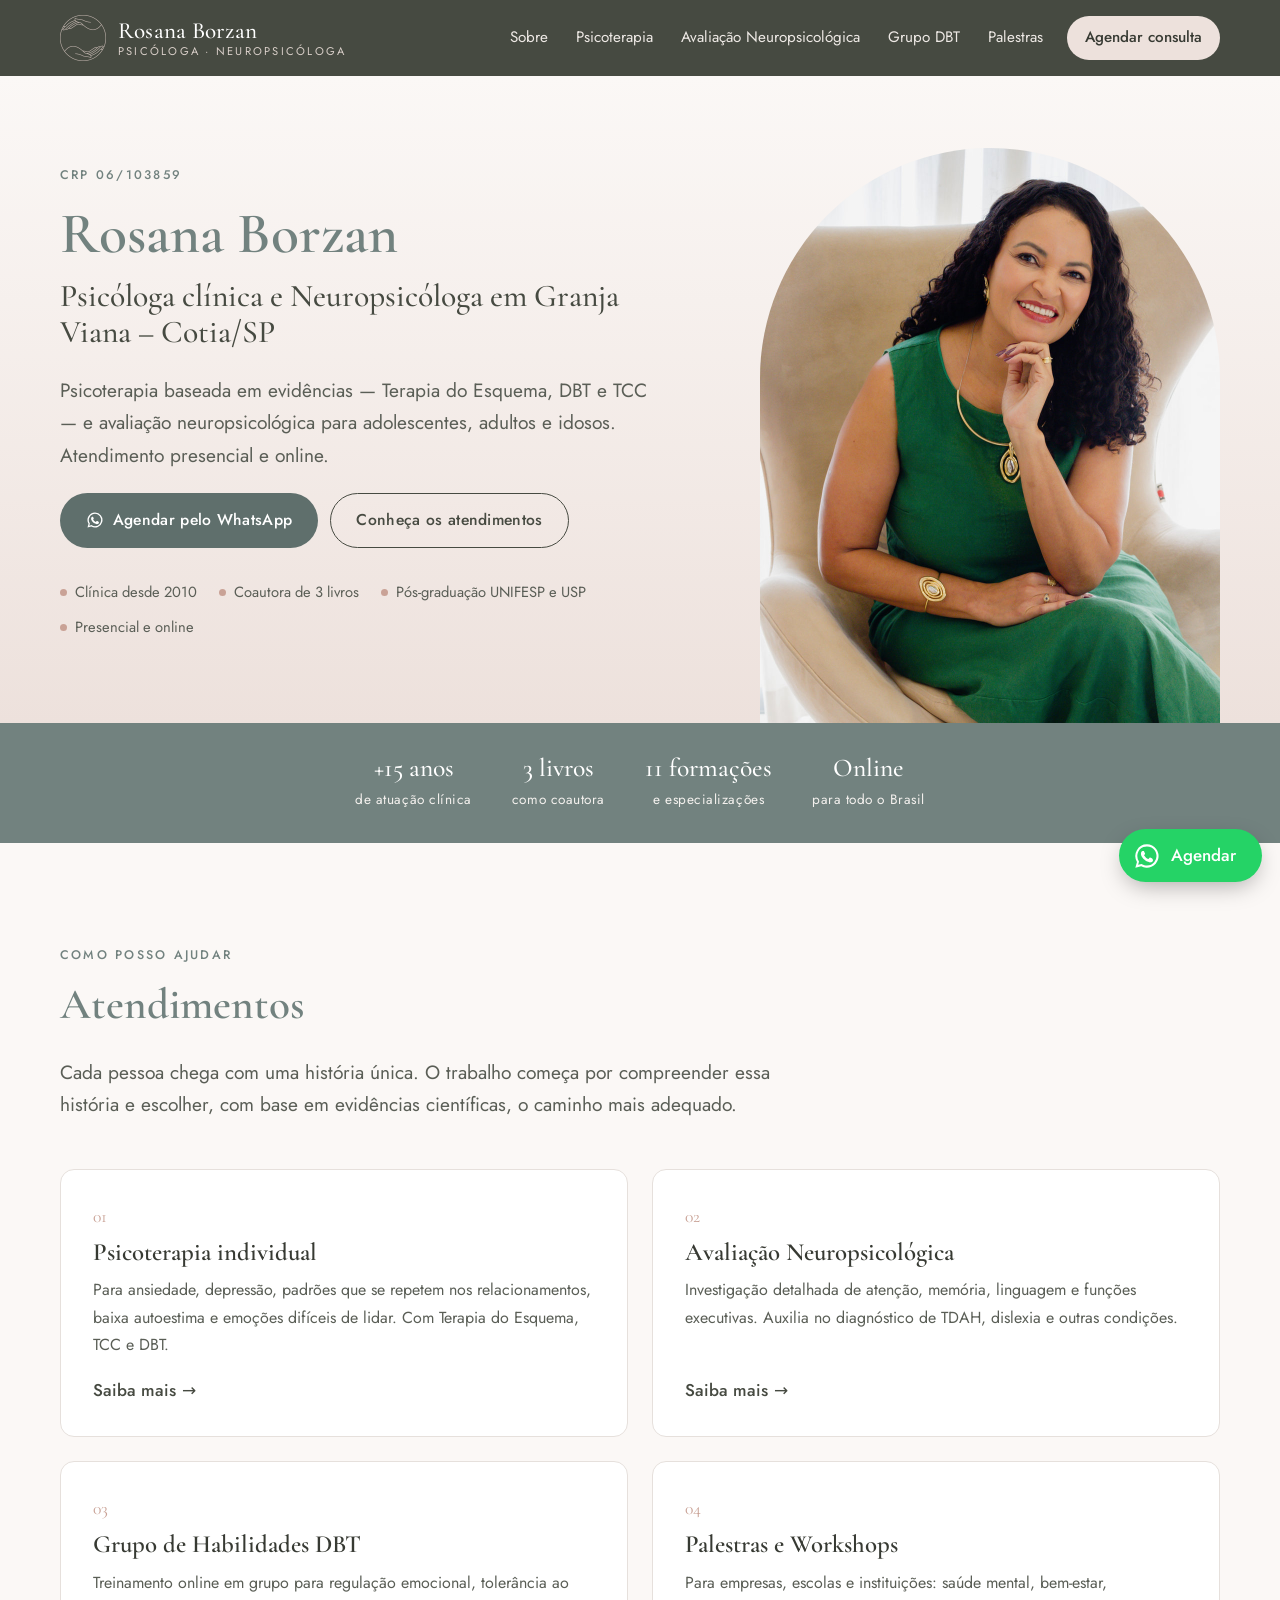
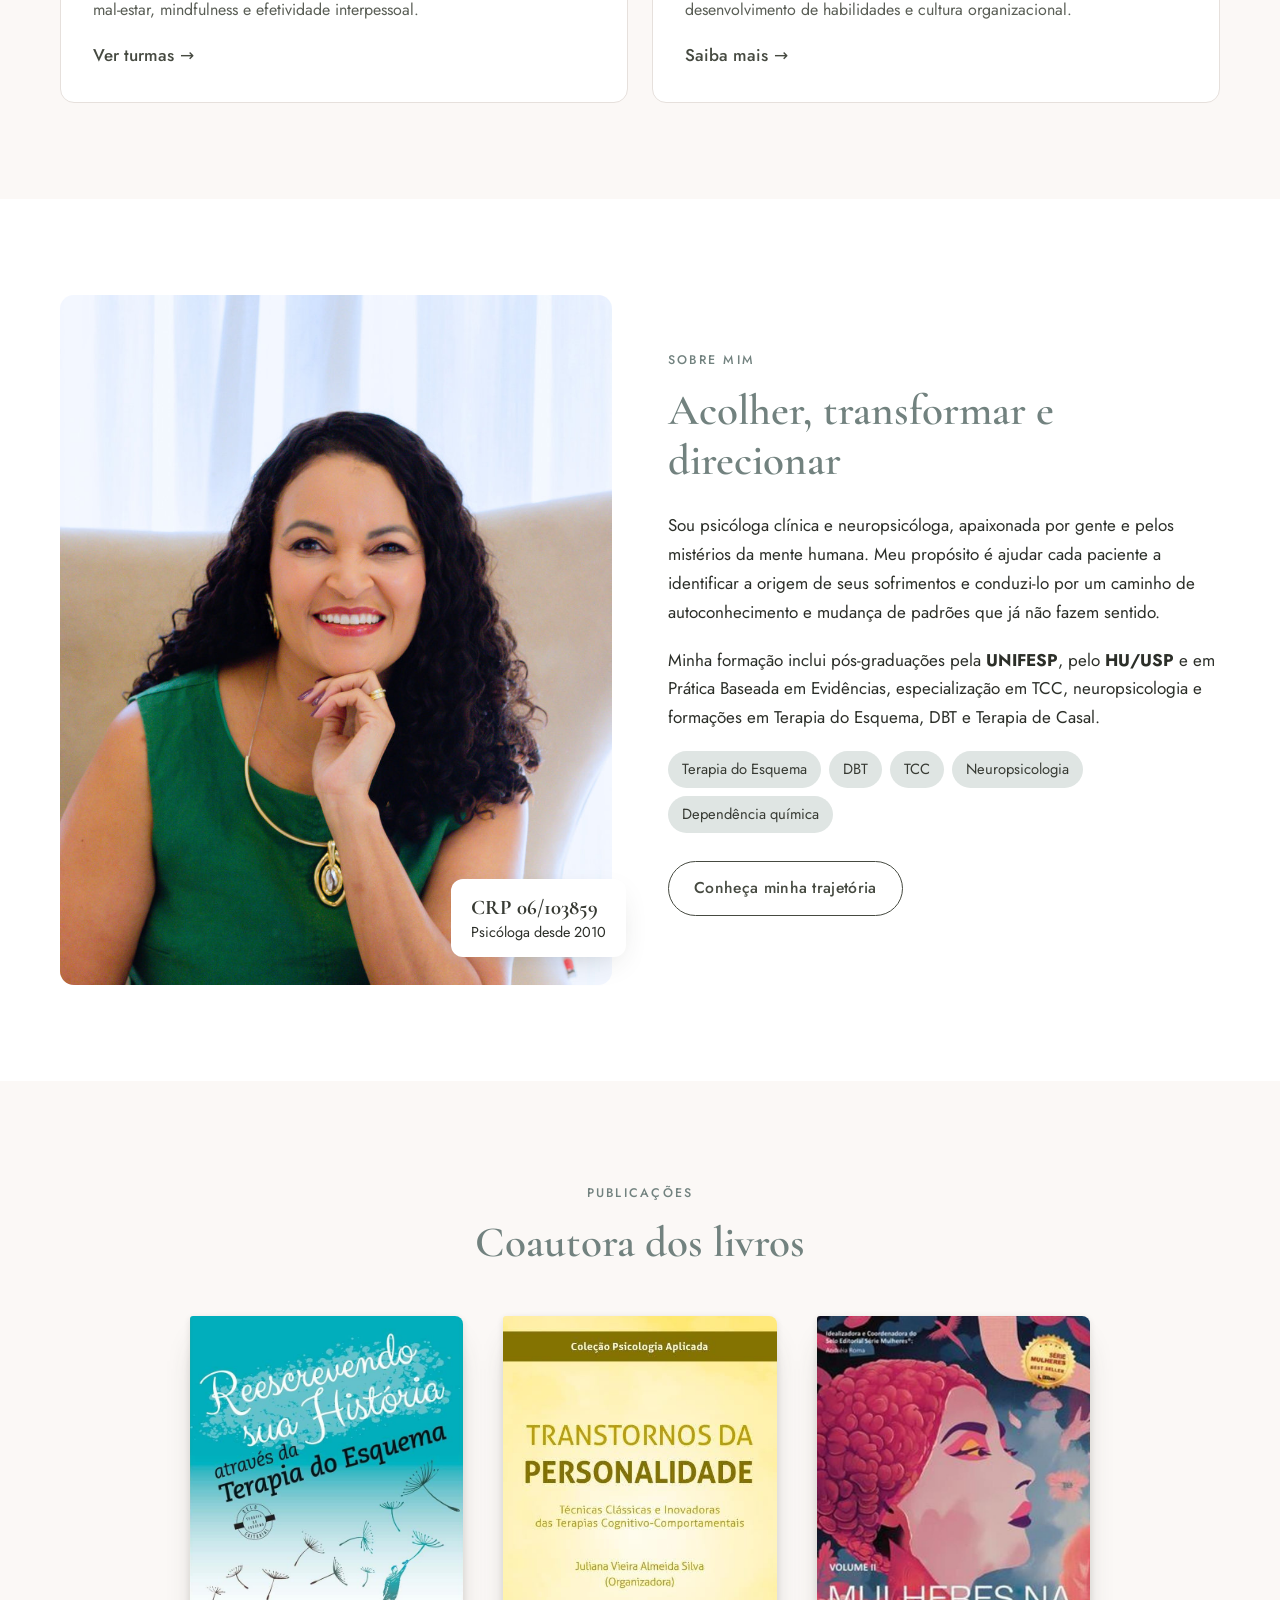
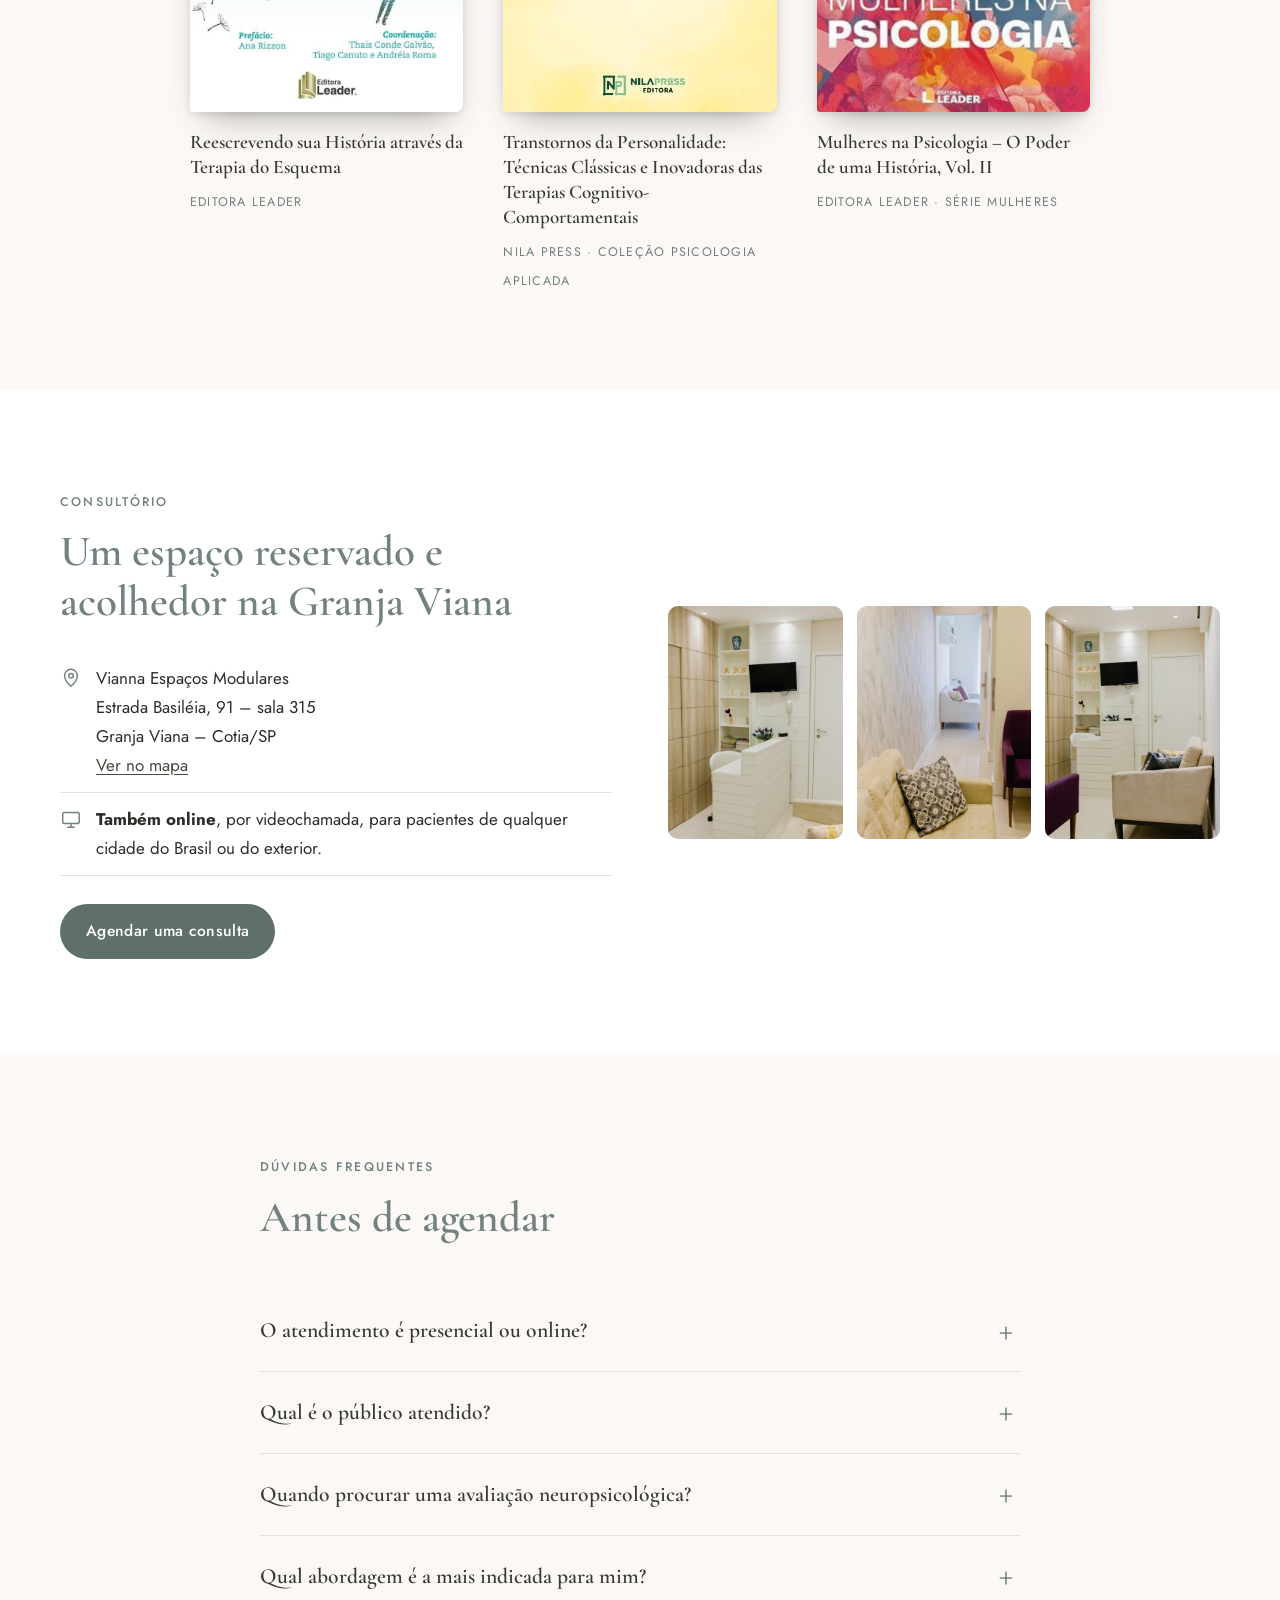
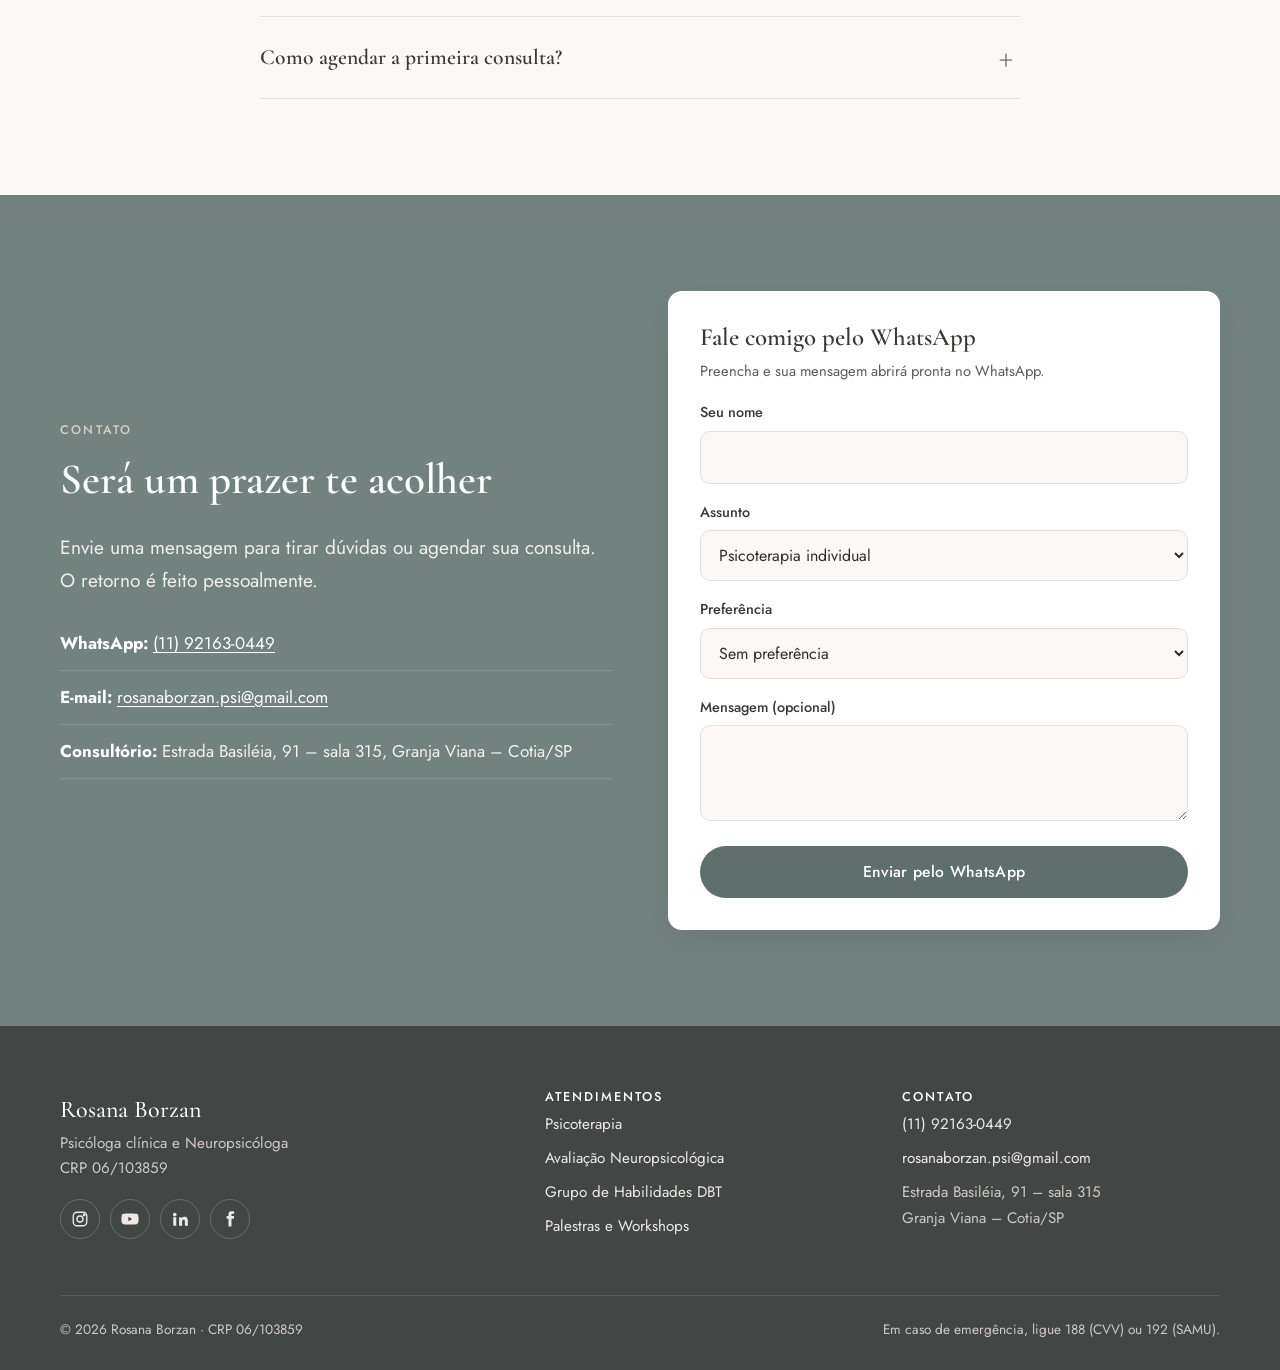
<file: index.html>
<!doctype html>
<html lang="pt-BR">
<head>
  <meta charset="utf-8">
  <meta name="viewport" content="width=device-width, initial-scale=1">
  <!-- PRÉVIA: remover a linha abaixo quando o site for publicado no domínio oficial -->
  <meta name="robots" content="noindex, nofollow">
  <title>Rosana Borzan | Psicóloga e Neuropsicóloga em Granja Viana – Cotia/SP</title>
  <meta name="description" content="Psicóloga clínica e neuropsicóloga (CRP 06/103859) na Granja Viana, Cotia/SP. Terapia do Esquema, DBT, TCC e avaliação neuropsicológica. Atendimento presencial e online.">
  <link rel="canonical" href="https://www.rosanaborzan.com.br/">

  <meta property="og:type" content="website">
  <meta property="og:locale" content="pt_BR">
  <meta property="og:site_name" content="Rosana Borzan — Psicóloga e Neuropsicóloga">
  <meta property="og:title" content="Rosana Borzan | Psicóloga e Neuropsicóloga em Granja Viana – Cotia/SP">
  <meta property="og:description" content="Psicoterapia (Terapia do Esquema, DBT e TCC) e avaliação neuropsicológica. Presencial na Granja Viana e online.">
  <meta property="og:url" content="https://www.rosanaborzan.com.br/">
  <meta property="og:image" content="https://rosana.borzanti.com/assets/img/og-image.jpg">
  <meta name="theme-color" content="#464a41">

  <link rel="icon" href="assets/img/favicon.png">
  <link rel="preconnect" href="https://fonts.googleapis.com">
  <link rel="preconnect" href="https://fonts.gstatic.com" crossorigin>
  <link href="https://fonts.googleapis.com/css2?family=Cormorant+Garamond:wght@500;600&family=Jost:wght@300;400;500&display=swap" rel="stylesheet">
  <link rel="stylesheet" href="assets/css/style.css">

  <script type="application/ld+json">
  {
    "@context": "https://schema.org",
    "@graph": [
      {
        "@type": "Person",
        "@id": "https://www.rosanaborzan.com.br/#rosana",
        "name": "Rosana Borzan",
        "jobTitle": "Psicóloga clínica e Neuropsicóloga",
        "identifier": "CRP 06/103859",
        "url": "https://www.rosanaborzan.com.br/",
        "image": "https://rosana.borzanti.com/assets/img/rosana-retrato.jpg",
        "knowsAbout": ["Terapia do Esquema", "Terapia Comportamental Dialética (DBT)", "Terapia Cognitivo-Comportamental (TCC)", "Avaliação Neuropsicológica", "Prática Baseada em Evidências", "Terapia de Casal", "Dependência Química"],
        "alumniOf": ["UNIAD/UNIFESP", "HU/USP", "IPOG", "CETCC", "Wainer Psicologia", "InPBE – Instituto de Psicologia Baseada em Evidências", "ITPC – Instituto de Teoria e Pesquisa em Psicoterapia Cognitivo-Comportamental"],
        "sameAs": [
          "https://instagram.com/rosanaborzan.psi",
          "https://www.facebook.com/rosanaborzan.psi",
          "https://www.linkedin.com/in/rosana-borzan-b3a8b321/",
          "https://www.youtube.com/@rosanaborzan-psi"
        ]
      },
      {
        "@type": "MedicalBusiness",
        "@id": "https://www.rosanaborzan.com.br/#consultorio",
        "name": "Rosana Borzan — Psicóloga e Neuropsicóloga",
        "url": "https://www.rosanaborzan.com.br/",
        "image": "https://rosana.borzanti.com/assets/img/consultorio-1.jpg",
        "telephone": "+55 11 92163-0449",
        "email": "rosanaborzan.psi@gmail.com",
        "medicalSpecialty": "Psychiatric",
        "founder": { "@id": "https://www.rosanaborzan.com.br/#rosana" },
        "address": {
          "@type": "PostalAddress",
          "streetAddress": "Estrada Basiléia, 91 – sala 315 (Vianna Espaços Modulares)",
          "addressLocality": "Cotia",
          "addressRegion": "SP",
          "addressCountry": "BR"
        },
        "areaServed": ["Granja Viana", "Cotia", "Carapicuíba", "Vargem Grande Paulista", "São Paulo", "Brasil (online)"],
        "availableService": [
          { "@type": "MedicalTherapy", "name": "Psicoterapia individual" },
          { "@type": "MedicalTest", "name": "Avaliação Neuropsicológica" },
          { "@type": "MedicalTherapy", "name": "Grupo de Treinamento de Habilidades DBT" }
        ]
      },
      {
        "@type": "FAQPage",
        "mainEntity": [
          { "@type": "Question", "name": "O atendimento é presencial ou online?",
            "acceptedAnswer": { "@type": "Answer", "text": "Os dois. O atendimento presencial acontece no consultório na Granja Viana, em Cotia/SP, e o atendimento online é feito por videochamada, para pacientes de qualquer cidade." } },
          { "@type": "Question", "name": "Qual é o público atendido?",
            "acceptedAnswer": { "@type": "Answer", "text": "Adolescentes, adultos e idosos, em psicoterapia individual. A avaliação neuropsicológica e os grupos de DBT têm critérios próprios, que são conversados no primeiro contato." } },
          { "@type": "Question", "name": "Quando procurar uma avaliação neuropsicológica?",
            "acceptedAnswer": { "@type": "Answer", "text": "Quando há queixas de atenção, memória, aprendizagem, organização ou comportamento, suspeita de TDAH ou dislexia, ou quando um médico solicita a avaliação para apoiar o diagnóstico e o planejamento do tratamento." } },
          { "@type": "Question", "name": "Como agendar a primeira consulta?",
            "acceptedAnswer": { "@type": "Answer", "text": "Pelo WhatsApp (11) 92163-0449, pelo e-mail rosanaborzan.psi@gmail.com ou pelo formulário deste site." } }
        ]
      }
    ]
  }
  </script>
</head>
<body>
  <a class="skip-link" href="#conteudo">Pular para o conteúdo</a>

  <header class="site-header">
    <div class="wrap">
      <a class="brand" href="./" aria-label="Rosana Borzan — página inicial">
        <img src="assets/img/simbolo.png" alt="" width="46" height="46">
        <span class="brand-text">
          <span class="brand-name">Rosana Borzan</span>
          <span class="brand-sub">Psicóloga · Neuropsicóloga</span>
        </span>
      </a>
      <button class="nav-toggle" aria-expanded="false" aria-controls="menu" aria-label="Abrir menu">
        <svg viewBox="0 0 24 24" fill="none" stroke="currentColor" stroke-width="1.6"><path d="M4 7h16M4 12h16M4 17h16"/></svg>
      </button>
      <nav class="site-nav" id="menu" aria-label="Principal">
        <ul>
          <li><a href="sobre/">Sobre</a></li>
          <li><a href="psicoterapia/">Psicoterapia</a></li>
          <li><a href="avaliacao-neuropsicologica/">Avaliação Neuropsicológica</a></li>
          <li><a href="grupo-dbt/">Grupo DBT</a></li>
          <li><a href="palestras/">Palestras</a></li>
          <li><a class="nav-cta" href="#contato">Agendar consulta</a></li>
        </ul>
      </nav>
    </div>
  </header>

  <main id="conteudo">
    <!-- HERO -->
    <section class="hero">
      <div class="wrap">
        <div class="hero-text">
          <span class="eyebrow">CRP 06/103859</span>
          <h1>Rosana Borzan<span>Psicóloga clínica e Neuropsicóloga em Granja Viana – Cotia/SP</span></h1>
          <p class="lead">Psicoterapia baseada em evidências — Terapia do Esquema, DBT e TCC — e avaliação neuropsicológica para adolescentes, adultos e idosos. Atendimento presencial e online.</p>
          <div class="btn-row">
            <a class="btn btn-primary" href="https://wa.me/5511921630449?text=Ol%C3%A1%2C%20Dra.%20Rosana!%20Gostaria%20de%20agendar%20uma%20consulta." target="_blank" rel="noopener">
              <svg viewBox="0 0 24 24" fill="currentColor" aria-hidden="true"><path d="M12 2a10 10 0 0 0-8.6 15.1L2 22l5-1.3A10 10 0 1 0 12 2Zm0 18.2c-1.5 0-3-.4-4.3-1.2l-.3-.2-3 .8.8-2.9-.2-.3A8.2 8.2 0 1 1 12 20.2Zm4.5-6.1c-.2-.1-1.5-.7-1.7-.8-.2-.1-.4-.1-.6.1l-.8 1c-.1.2-.3.2-.5.1a6.7 6.7 0 0 1-3.3-2.9c-.3-.4.3-.4.7-1.3.1-.2 0-.3 0-.4l-.8-1.8c-.2-.5-.4-.4-.6-.4h-.5a1 1 0 0 0-.7.3c-.2.3-.9.9-.9 2.2s.9 2.5 1 2.7c.1.2 1.8 2.8 4.4 3.9 1.6.7 2.3.8 3.1.6.5-.1 1.5-.6 1.7-1.2.2-.6.2-1.1.2-1.2-.1-.1-.3-.2-.5-.3Z"/></svg>
              Agendar pelo WhatsApp
            </a>
            <a class="btn btn-outline" href="#atendimentos">Conheça os atendimentos</a>
          </div>
          <ul class="trust">
            <li>Clínica desde 2010</li>
            <li>Coautora de 3 livros</li>
            <li>Pós-graduação UNIFESP e USP</li>
            <li>Presencial e online</li>
          </ul>
        </div>
        <div class="hero-photo">
          <img src="assets/img/rosana-poltrona.jpg"
               alt="Rosana Borzan, psicóloga e neuropsicóloga, sentada em uma poltrona do consultório"
               width="460" height="575" fetchpriority="high">
        </div>
      </div>
    </section>

    <!-- CREDENCIAIS -->
    <section class="creds" aria-label="Destaques da trajetória">
      <div class="wrap">
        <div><strong>+15 anos</strong><span>de atuação clínica</span></div>
        <div><strong>3 livros</strong><span>como coautora</span></div>
        <div><strong>11 formações</strong><span>e especializações</span></div>
        <div><strong>Online</strong><span>para todo o Brasil</span></div>
      </div>
    </section>

    <!-- ATENDIMENTOS -->
    <section class="section" id="atendimentos">
      <div class="wrap">
        <div class="section-head">
          <span class="eyebrow">Como posso ajudar</span>
          <h2>Atendimentos</h2>
          <p class="lead">Cada pessoa chega com uma história única. O trabalho começa por compreender essa história e escolher, com base em evidências científicas, o caminho mais adequado.</p>
        </div>
        <div class="grid-4">
          <a class="card" href="psicoterapia/">
            <span class="card-num">01</span>
            <h3>Psicoterapia individual</h3>
            <p>Para ansiedade, depressão, padrões que se repetem nos relacionamentos, baixa autoestima e emoções difíceis de lidar. Com Terapia do Esquema, TCC e DBT.</p>
            <span class="more">Saiba mais</span>
          </a>
          <a class="card" href="avaliacao-neuropsicologica/">
            <span class="card-num">02</span>
            <h3>Avaliação Neuropsicológica</h3>
            <p>Investigação detalhada de atenção, memória, linguagem e funções executivas. Auxilia no diagnóstico de TDAH, dislexia e outras condições.</p>
            <span class="more">Saiba mais</span>
          </a>
          <a class="card" href="grupo-dbt/">
            <span class="card-num">03</span>
            <h3>Grupo de Habilidades DBT</h3>
            <p>Treinamento online em grupo para regulação emocional, tolerância ao mal-estar, mindfulness e efetividade interpessoal.</p>
            <span class="more">Ver turmas</span>
          </a>
          <a class="card" href="palestras/">
            <span class="card-num">04</span>
            <h3>Palestras e Workshops</h3>
            <p>Para empresas, escolas e instituições: saúde mental, bem-estar, desenvolvimento de habilidades e cultura organizacional.</p>
            <span class="more">Saiba mais</span>
          </a>
        </div>
      </div>
    </section>

    <!-- SOBRE (resumo) -->
    <section class="section section-alt">
      <div class="wrap grid-2">
        <div class="portrait">
          <img src="assets/img/rosana-retrato.jpg"
               alt="Retrato de Rosana Borzan" width="450" height="562" loading="lazy">
          <div class="portrait-badge"><strong>CRP 06/103859</strong>Psicóloga desde 2010</div>
        </div>
        <div>
          <span class="eyebrow">Sobre mim</span>
          <h2>Acolher, transformar e direcionar</h2>
          <p>Sou psicóloga clínica e neuropsicóloga, apaixonada por gente e pelos mistérios da mente humana. Meu propósito é ajudar cada paciente a identificar a origem de seus sofrimentos e conduzi-lo por um caminho de autoconhecimento e mudança de padrões que já não fazem sentido.</p>
          <p>Minha formação inclui pós-graduações pela <strong>UNIFESP</strong>, pelo <strong>HU/USP</strong> e em Prática Baseada em Evidências, especialização em TCC, neuropsicologia e formações em Terapia do Esquema, DBT e Terapia de Casal.</p>
          <ul class="pill-list" aria-label="Abordagens">
            <li>Terapia do Esquema</li>
            <li>DBT</li>
            <li>TCC</li>
            <li>Neuropsicologia</li>
            <li>Dependência química</li>
          </ul>
          <p style="margin-top:28px"><a class="btn btn-outline" href="sobre/">Conheça minha trajetória</a></p>
        </div>
      </div>
    </section>

    <!-- LIVROS -->
    <section class="section">
      <div class="wrap">
        <div class="section-head center">
          <span class="eyebrow">Publicações</span>
          <h2>Coautora dos livros</h2>
        </div>
        <div class="books">
          <figure class="book">
            <img src="assets/img/livro-terapia-do-esquema.jpg" alt="Capa do livro Reescrevendo sua História através da Terapia do Esquema" width="345" height="500" loading="lazy">
            <figcaption><h3>Reescrevendo sua História através da Terapia do Esquema</h3><span>Editora Leader</span></figcaption>
          </figure>
          <figure class="book">
            <img src="assets/img/livro-transtornos-da-personalidade.jpg" alt="Capa do livro Transtornos da Personalidade: Técnicas Clássicas e Inovadoras das Terapias Cognitivo-Comportamentais" width="345" height="500" loading="lazy">
            <figcaption><h3>Transtornos da Personalidade: Técnicas Clássicas e Inovadoras das Terapias Cognitivo-Comportamentais</h3><span>Nila Press · Coleção Psicologia Aplicada</span></figcaption>
          </figure>
          <figure class="book">
            <img src="assets/img/livro-mulheres-na-psicologia.jpg" alt="Capa do livro Mulheres na Psicologia, Volume II" width="345" height="500" loading="lazy">
            <figcaption><h3>Mulheres na Psicologia – O Poder de uma História, Vol. II</h3><span>Editora Leader · Série Mulheres</span></figcaption>
          </figure>
        </div>
      </div>
    </section>

    <!-- CONSULTÓRIO -->
    <section class="section section-alt" id="consultorio">
      <div class="wrap grid-2">
        <div>
          <span class="eyebrow">Consultório</span>
          <h2>Um espaço reservado e acolhedor na Granja Viana</h2>
          <ul class="info-list">
            <li>
              <svg viewBox="0 0 24 24" fill="none" stroke="currentColor" stroke-width="1.6" aria-hidden="true"><path d="M12 21s-7-6.2-7-11.5A7 7 0 0 1 19 9.5C19 14.8 12 21 12 21Z"/><circle cx="12" cy="9.5" r="2.5"/></svg>
              <span>Vianna Espaços Modulares<br>Estrada Basiléia, 91 – sala 315<br>Granja Viana – Cotia/SP<br><a href="https://www.google.com/maps/search/?api=1&query=Estrada+Basil%C3%A9ia+91+Granja+Viana+Cotia+SP" target="_blank" rel="noopener">Ver no mapa</a></span>
            </li>
            <li>
              <svg viewBox="0 0 24 24" fill="none" stroke="currentColor" stroke-width="1.6" aria-hidden="true"><rect x="3" y="5" width="18" height="12" rx="2"/><path d="M8 21h8M12 17v4"/></svg>
              <span><strong>Também online</strong>, por videochamada, para pacientes de qualquer cidade do Brasil ou do exterior.</span>
            </li>
          </ul>
          <a class="btn btn-primary" href="#contato">Agendar uma consulta</a>
        </div>
        <div class="gallery">
          <img src="assets/img/consultorio-1.jpg" alt="Recepção do consultório" width="240" height="320" loading="lazy">
          <img src="assets/img/consultorio-2.jpg" alt="Sala de atendimento do consultório" width="240" height="320" loading="lazy">
          <img src="assets/img/consultorio-3.jpg" alt="Detalhe da sala de atendimento" width="240" height="320" loading="lazy">
        </div>
      </div>
    </section>

    <!-- FAQ -->
    <section class="section" id="duvidas">
      <div class="wrap narrow">
        <div class="section-head">
          <span class="eyebrow">Dúvidas frequentes</span>
          <h2>Antes de agendar</h2>
        </div>
        <div class="faq">
          <details>
            <summary>O atendimento é presencial ou online?</summary>
            <p>Os dois. O atendimento presencial acontece no consultório na Granja Viana, em Cotia/SP, e o atendimento online é feito por videochamada, para pacientes de qualquer cidade.</p>
          </details>
          <details>
            <summary>Qual é o público atendido?</summary>
            <p>Adolescentes, adultos e idosos, em psicoterapia individual. A avaliação neuropsicológica e os grupos de DBT têm critérios próprios, que são conversados no primeiro contato.</p>
          </details>
          <details>
            <summary>Quando procurar uma avaliação neuropsicológica?</summary>
            <p>Quando há queixas de atenção, memória, aprendizagem, organização ou comportamento, suspeita de TDAH ou dislexia, ou quando um médico solicita a avaliação para apoiar o diagnóstico e o planejamento do tratamento. <a href="avaliacao-neuropsicologica/">Saiba como funciona</a>.</p>
          </details>
          <details>
            <summary>Qual abordagem é a mais indicada para mim?</summary>
            <p>Isso é definido em conjunto, a partir das primeiras sessões. A Terapia do Esquema, a TCC e a DBT são abordagens com sólida base científica e podem ser combinadas de acordo com a necessidade de cada pessoa.</p>
          </details>
          <details>
            <summary>Como agendar a primeira consulta?</summary>
            <p>Pelo WhatsApp <a href="https://wa.me/5511921630449" target="_blank" rel="noopener">(11) 92163-0449</a>, pelo e-mail <a href="mailto:rosanaborzan.psi@gmail.com">rosanaborzan.psi@gmail.com</a> ou pelo formulário abaixo.</p>
          </details>
        </div>
      </div>
    </section>

    <!-- CONTATO -->
    <section class="section cta-band" id="contato">
      <div class="wrap grid-2">
        <div>
          <span class="eyebrow" style="color:#d9cfc9">Contato</span>
          <h2>Será um prazer te acolher</h2>
          <p class="lead">Envie uma mensagem para tirar dúvidas ou agendar sua consulta. O retorno é feito pessoalmente.</p>
          <ul class="info-list" style="border-color:rgba(255,255,255,.15)">
            <li style="border-color:rgba(255,255,255,.15)"><span><strong style="color:#fff">WhatsApp:</strong> <a style="color:#fff" href="https://wa.me/5511921630449" target="_blank" rel="noopener">(11) 92163-0449</a></span></li>
            <li style="border-color:rgba(255,255,255,.15)"><span><strong style="color:#fff">E-mail:</strong> <a style="color:#fff" href="mailto:rosanaborzan.psi@gmail.com">rosanaborzan.psi@gmail.com</a></span></li>
            <li style="border-color:rgba(255,255,255,.15)"><span><strong style="color:#fff">Consultório:</strong> Estrada Basiléia, 91 – sala 315, Granja Viana – Cotia/SP</span></li>
          </ul>
        </div>
        <form class="contact-form" id="contato-form">
          <h3>Fale comigo pelo WhatsApp</h3>
          <p class="hint">Preencha e sua mensagem abrirá pronta no WhatsApp.</p>
          <div class="field">
            <label for="nome">Seu nome</label>
            <input id="nome" name="nome" required autocomplete="name">
          </div>
          <div class="field">
            <label for="assunto">Assunto</label>
            <select id="assunto" name="assunto">
              <option>Psicoterapia individual</option>
              <option>Avaliação Neuropsicológica</option>
              <option>Grupo de Habilidades DBT</option>
              <option>Palestras e Workshops</option>
              <option>Outro assunto</option>
            </select>
          </div>
          <div class="field">
            <label for="modalidade">Preferência</label>
            <select id="modalidade" name="modalidade">
              <option value="">Sem preferência</option>
              <option>Presencial</option>
              <option>Online</option>
            </select>
          </div>
          <div class="field">
            <label for="mensagem">Mensagem (opcional)</label>
            <textarea id="mensagem" name="mensagem"></textarea>
          </div>
          <button class="btn btn-primary" type="submit">Enviar pelo WhatsApp</button>
        </form>
      </div>
    </section>
  </main>

  <footer class="site-footer">
    <div class="wrap">
      <div class="footer-grid">
        <div>
          <p><strong style="color:#fff;font-family:var(--serif);font-size:1.5rem;font-weight:500">Rosana Borzan</strong><br>
          Psicóloga clínica e Neuropsicóloga<br>CRP 06/103859</p>
          <div class="social">
            <a href="https://instagram.com/rosanaborzan.psi" target="_blank" rel="noopener" aria-label="Instagram"><svg viewBox="0 0 24 24" fill="none" stroke="currentColor" stroke-width="1.8"><rect x="3" y="3" width="18" height="18" rx="5"/><circle cx="12" cy="12" r="4"/><circle cx="17.5" cy="6.5" r="1" fill="currentColor"/></svg></a>
            <a href="https://www.youtube.com/@rosanaborzan-psi" target="_blank" rel="noopener" aria-label="YouTube"><svg viewBox="0 0 24 24" fill="currentColor"><path d="M23 7.2a3 3 0 0 0-2.1-2.1C19 4.6 12 4.6 12 4.6s-7 0-8.9.5A3 3 0 0 0 1 7.2 31 31 0 0 0 .5 12a31 31 0 0 0 .5 4.8 3 3 0 0 0 2.1 2.1c1.9.5 8.9.5 8.9.5s7 0 8.9-.5a3 3 0 0 0 2.1-2.1 31 31 0 0 0 .5-4.8 31 31 0 0 0-.5-4.8ZM9.8 15V9l5.2 3-5.2 3Z"/></svg></a>
            <a href="https://www.linkedin.com/in/rosana-borzan-b3a8b321/" target="_blank" rel="noopener" aria-label="LinkedIn"><svg viewBox="0 0 24 24" fill="currentColor"><path d="M4.98 3.5a2.5 2.5 0 1 1 0 5 2.5 2.5 0 0 1 0-5ZM3 9.5h4V21H3V9.5Zm7 0h3.8v1.6h.1c.5-1 1.8-2 3.8-2 4 0 4.8 2.6 4.8 6V21h-4v-5.1c0-1.2 0-2.8-1.7-2.8s-2 1.3-2 2.7V21h-4V9.5Z"/></svg></a>
            <a href="https://www.facebook.com/rosanaborzan.psi" target="_blank" rel="noopener" aria-label="Facebook"><svg viewBox="0 0 24 24" fill="currentColor"><path d="M14 8V6c0-.9.6-1 1-1h2.5V1.5H14c-3.3 0-4 2.4-4 4V8H7.5v3.5H10V22h4V11.5h3l.5-3.5H14Z"/></svg></a>
          </div>
        </div>
        <div>
          <h4>Atendimentos</h4>
          <ul>
            <li><a href="psicoterapia/">Psicoterapia</a></li>
            <li><a href="avaliacao-neuropsicologica/">Avaliação Neuropsicológica</a></li>
            <li><a href="grupo-dbt/">Grupo de Habilidades DBT</a></li>
            <li><a href="palestras/">Palestras e Workshops</a></li>
          </ul>
        </div>
        <div>
          <h4>Contato</h4>
          <ul>
            <li><a href="https://wa.me/5511921630449" target="_blank" rel="noopener">(11) 92163-0449</a></li>
            <li><a href="mailto:rosanaborzan.psi@gmail.com">rosanaborzan.psi@gmail.com</a></li>
            <li>Estrada Basiléia, 91 – sala 315<br>Granja Viana – Cotia/SP</li>
          </ul>
        </div>
      </div>
      <div class="footer-bottom">
        <span>© <span data-year>2026</span> Rosana Borzan · CRP 06/103859</span>
        <span>Em caso de emergência, ligue 188 (CVV) ou 192 (SAMU).</span>
      </div>
    </div>
  </footer>

  <a class="wa-float" href="https://wa.me/5511921630449?text=Ol%C3%A1%2C%20Dra.%20Rosana!%20Gostaria%20de%20agendar%20uma%20consulta." target="_blank" rel="noopener" aria-label="Conversar pelo WhatsApp">
    <svg viewBox="0 0 24 24" fill="currentColor" aria-hidden="true"><path d="M12 2a10 10 0 0 0-8.6 15.1L2 22l5-1.3A10 10 0 1 0 12 2Zm0 18.2c-1.5 0-3-.4-4.3-1.2l-.3-.2-3 .8.8-2.9-.2-.3A8.2 8.2 0 1 1 12 20.2Zm4.5-6.1c-.2-.1-1.5-.7-1.7-.8-.2-.1-.4-.1-.6.1l-.8 1c-.1.2-.3.2-.5.1a6.7 6.7 0 0 1-3.3-2.9c-.3-.4.3-.4.7-1.3.1-.2 0-.3 0-.4l-.8-1.8c-.2-.5-.4-.4-.6-.4h-.5a1 1 0 0 0-.7.3c-.2.3-.9.9-.9 2.2s.9 2.5 1 2.7c.1.2 1.8 2.8 4.4 3.9 1.6.7 2.3.8 3.1.6.5-.1 1.5-.6 1.7-1.2.2-.6.2-1.1.2-1.2-.1-.1-.3-.2-.5-.3Z"/></svg>
    <span>Agendar</span>
  </a>

  <script src="assets/js/main.js" defer></script>
</body>
</html>
</file>
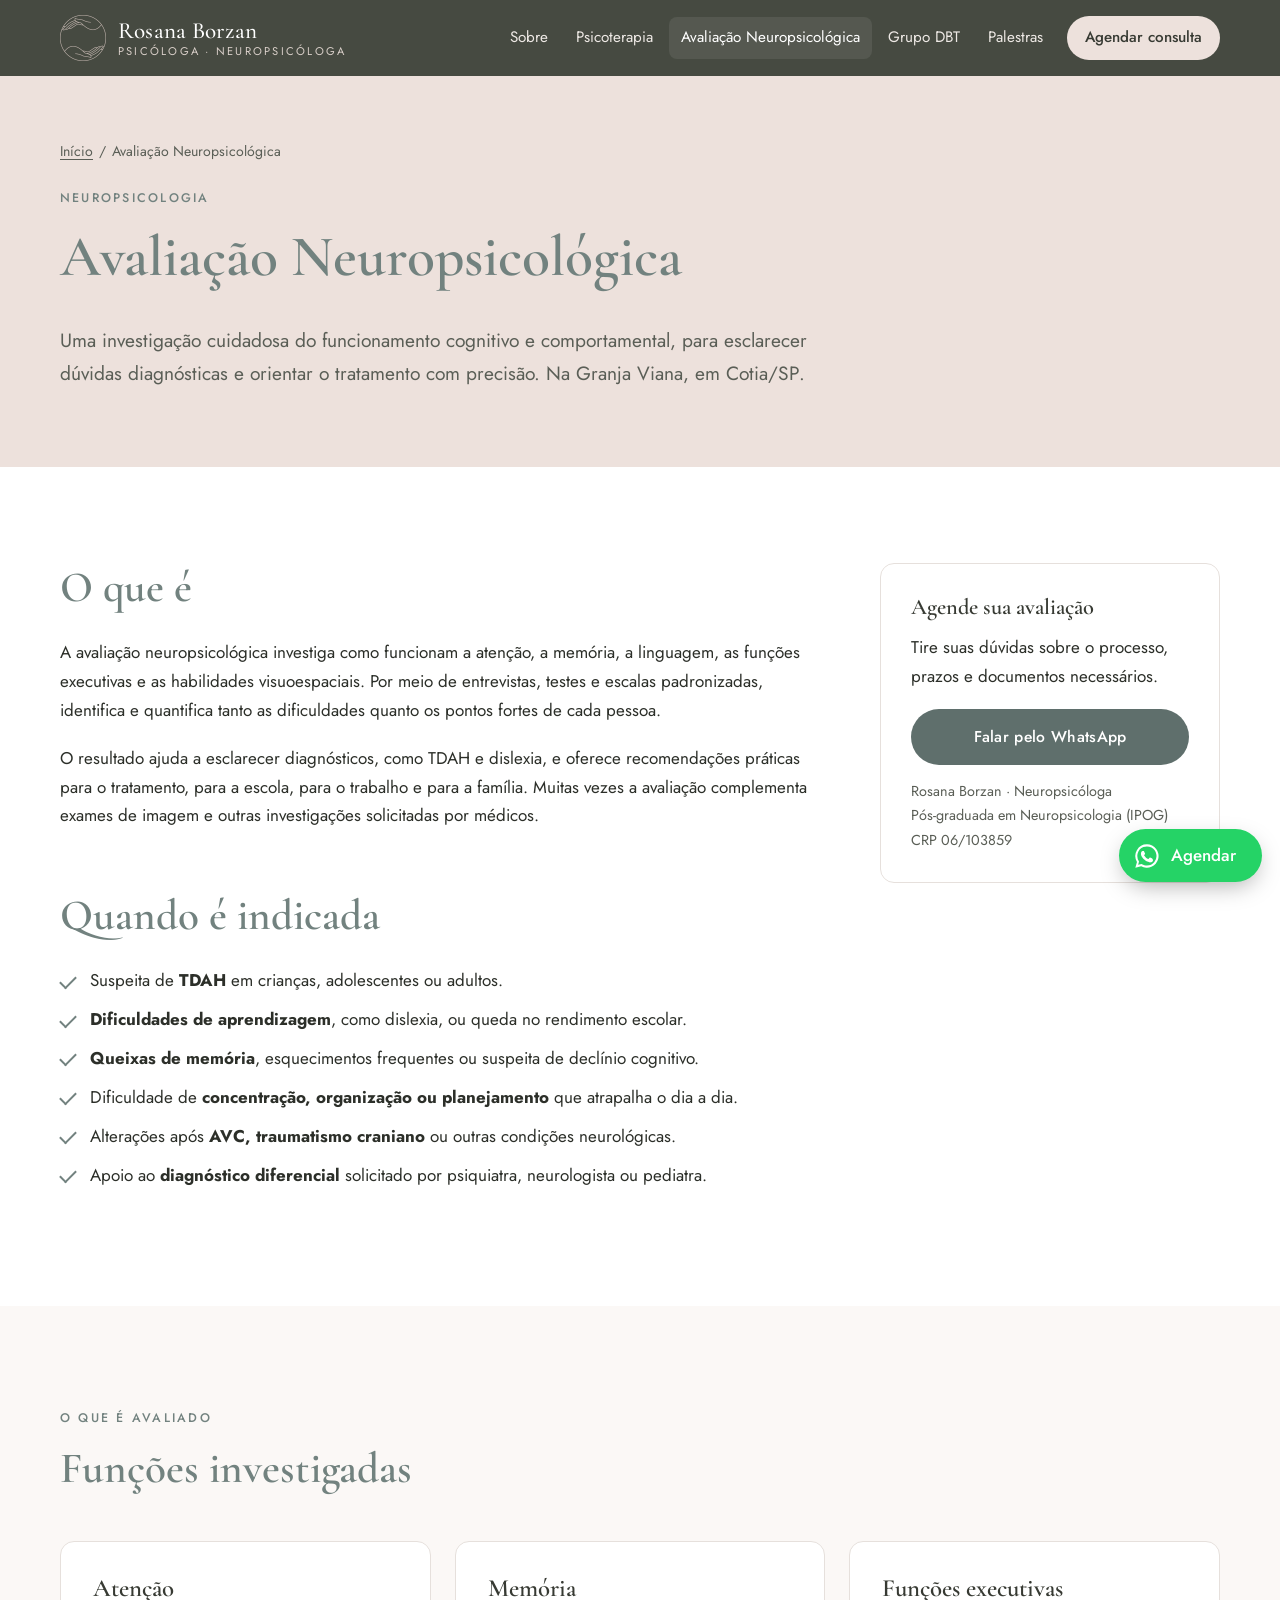
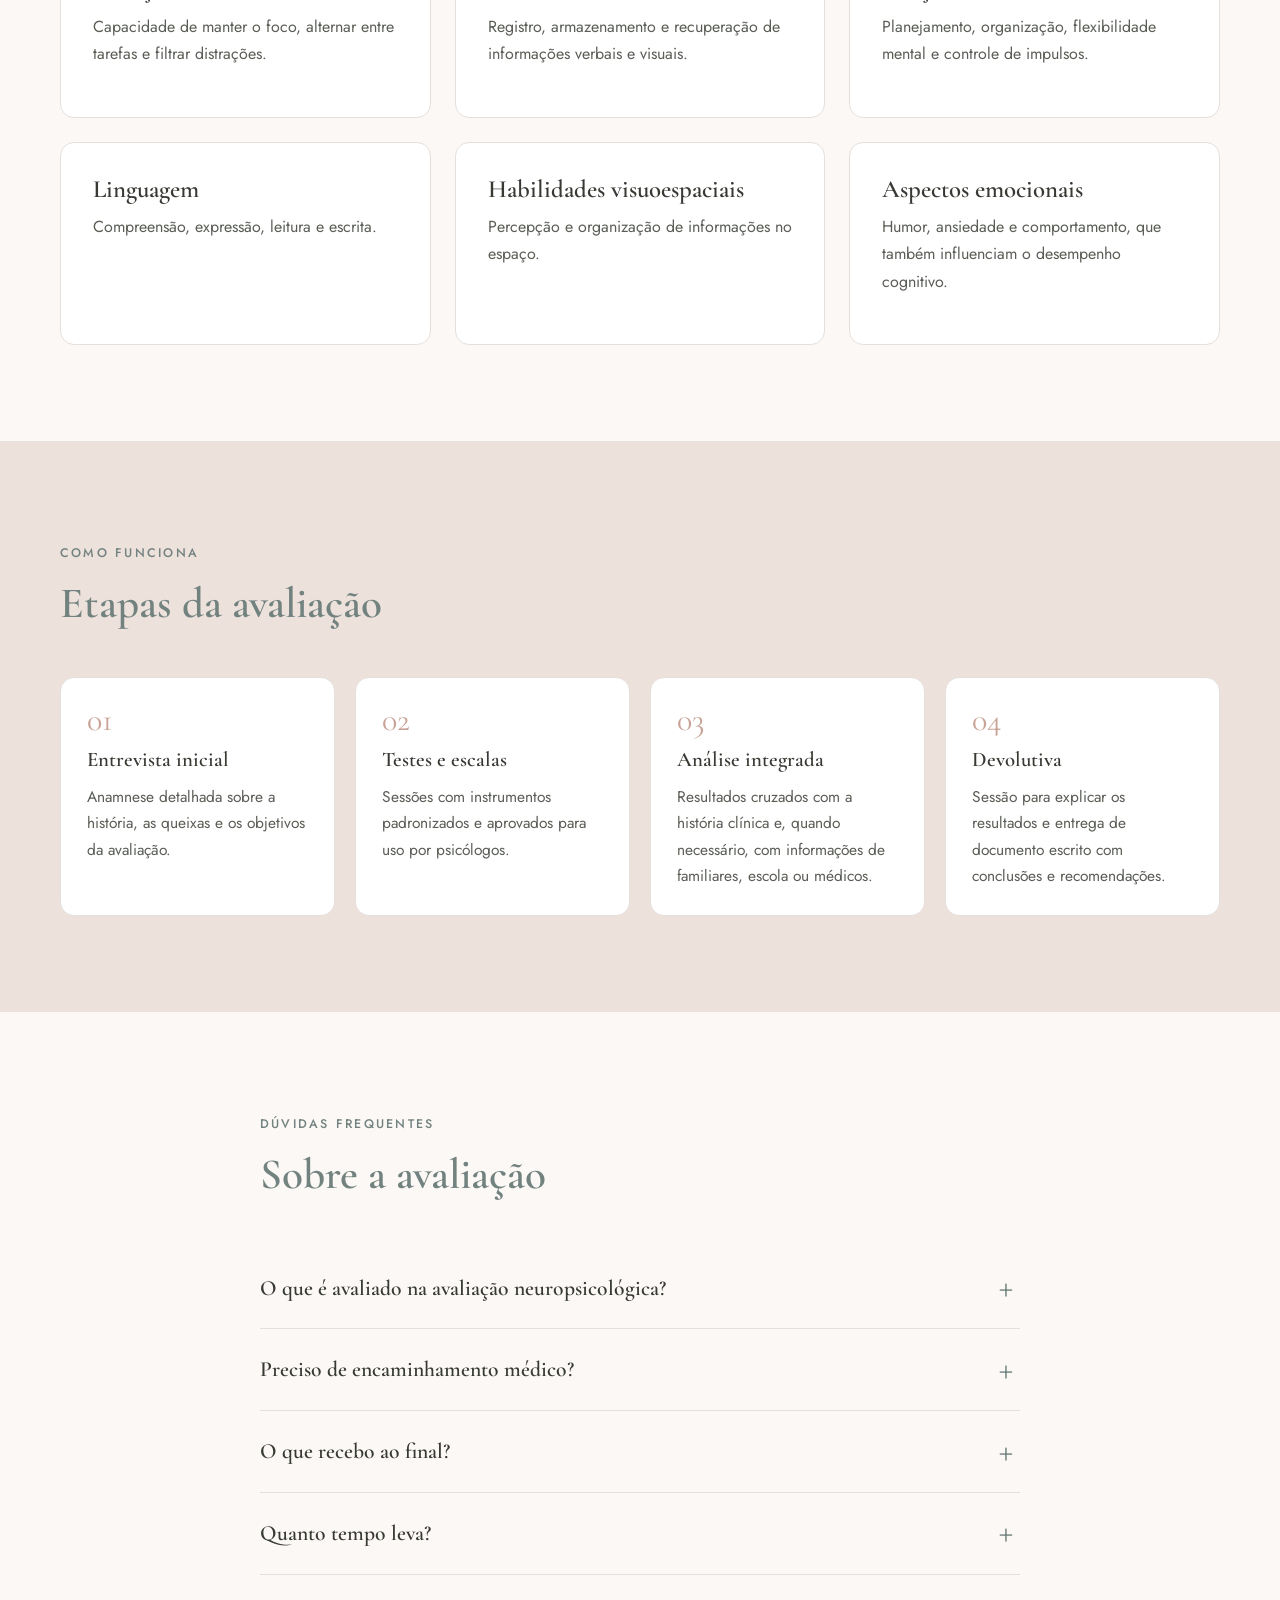
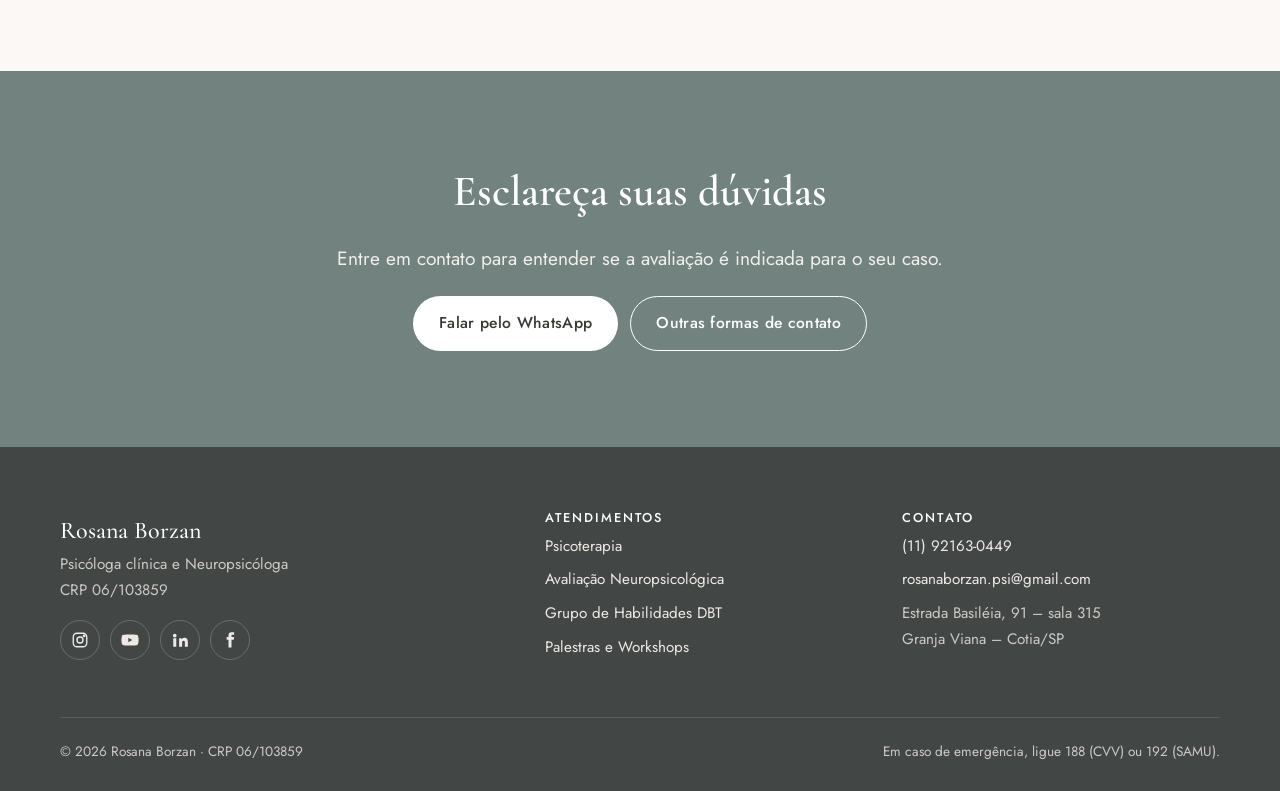
<file: avaliacao-neuropsicologica/index.html>
<!doctype html>
<html lang="pt-BR">
<head>
  <meta charset="utf-8">
  <meta name="viewport" content="width=device-width, initial-scale=1">
  <!-- PRÉVIA: remover a linha abaixo quando o site for publicado no domínio oficial -->
  <meta name="robots" content="noindex, nofollow">
  <title>Avaliação Neuropsicológica em Cotia – Granja Viana | TDAH, Memória e Aprendizagem – Rosana Borzan</title>
  <meta name="description" content="Avaliação neuropsicológica na Granja Viana, Cotia/SP: investigação de atenção, memória, linguagem e funções executivas. Auxilia no diagnóstico de TDAH, dislexia e outras condições. CRP 06/103859.">
  <link rel="canonical" href="https://www.rosanaborzan.com.br/avaliacao-neuropsicologica">
  <meta property="og:type" content="website">
  <meta property="og:locale" content="pt_BR">
  <meta property="og:title" content="Avaliação Neuropsicológica – Rosana Borzan, Neuropsicóloga">
  <meta property="og:description" content="Investigação de atenção, memória, linguagem e funções executivas. TDAH, dislexia e outras condições.">
  <meta property="og:image" content="https://rosana.borzanti.com/assets/img/consultorio-3.jpg">
  <script type="application/ld+json">
  {
    "@context": "https://schema.org",
    "@graph": [
      { "@type": "BreadcrumbList", "itemListElement": [
        { "@type": "ListItem", "position": 1, "name": "Início", "item": "https://www.rosanaborzan.com.br/" },
        { "@type": "ListItem", "position": 2, "name": "Avaliação Neuropsicológica", "item": "https://www.rosanaborzan.com.br/avaliacao-neuropsicologica" } ] },
      { "@type": "MedicalTest", "name": "Avaliação Neuropsicológica",
        "description": "Investigação das funções cognitivas (atenção, memória, linguagem, funções executivas e habilidades visuoespaciais) por meio de entrevistas, testes e escalas padronizadas.",
        "usedToDiagnose": ["Transtorno do Déficit de Atenção e Hiperatividade (TDAH)", "Dislexia", "Declínio cognitivo"] },
      { "@type": "FAQPage", "mainEntity": [
        { "@type": "Question", "name": "O que é avaliado na avaliação neuropsicológica?",
          "acceptedAnswer": { "@type": "Answer", "text": "Funções como atenção, memória, linguagem, funções executivas (planejamento, organização, controle de impulsos), velocidade de processamento e habilidades visuoespaciais, além de aspectos emocionais e comportamentais." } },
        { "@type": "Question", "name": "Preciso de encaminhamento médico?",
          "acceptedAnswer": { "@type": "Answer", "text": "Não é obrigatório. Muitas pessoas procuram a avaliação por conta própria, mas ela também é frequentemente solicitada por psiquiatras, neurologistas, pediatras e escolas." } },
        { "@type": "Question", "name": "O que recebo ao final?",
          "acceptedAnswer": { "@type": "Answer", "text": "Uma sessão de devolutiva, em que os resultados são explicados, e um documento escrito com as conclusões e as recomendações para o tratamento e o dia a dia." } }
      ] }
    ]
  }
  </script>
  <meta name="theme-color" content="#464a41">
  <link rel="icon" href="../assets/img/favicon.png">
  <link rel="preconnect" href="https://fonts.googleapis.com">
  <link rel="preconnect" href="https://fonts.gstatic.com" crossorigin>
  <link href="https://fonts.googleapis.com/css2?family=Cormorant+Garamond:wght@500;600&family=Jost:wght@300;400;500&display=swap" rel="stylesheet">
  <link rel="stylesheet" href="../assets/css/style.css">
</head>
<body>
  <a class="skip-link" href="#conteudo">Pular para o conteúdo</a>

  <header class="site-header">
    <div class="wrap">
      <a class="brand" href="../" aria-label="Rosana Borzan — página inicial">
        <img src="../assets/img/simbolo.png" alt="" width="46" height="46">
        <span class="brand-text">
          <span class="brand-name">Rosana Borzan</span>
          <span class="brand-sub">Psicóloga · Neuropsicóloga</span>
        </span>
      </a>
      <button class="nav-toggle" aria-expanded="false" aria-controls="menu" aria-label="Abrir menu">
        <svg viewBox="0 0 24 24" fill="none" stroke="currentColor" stroke-width="1.6"><path d="M4 7h16M4 12h16M4 17h16"/></svg>
      </button>
      <nav class="site-nav" id="menu" aria-label="Principal">
        <ul>
          <li><a href="../sobre/">Sobre</a></li>
          <li><a href="../psicoterapia/">Psicoterapia</a></li>
          <li><a href="../avaliacao-neuropsicologica/" aria-current="page">Avaliação Neuropsicológica</a></li>
          <li><a href="../grupo-dbt/">Grupo DBT</a></li>
          <li><a href="../palestras/">Palestras</a></li>
          <li><a class="nav-cta" href="../#contato">Agendar consulta</a></li>
        </ul>
      </nav>
    </div>
  </header>

  <main id="conteudo">
    <section class="page-hero">
      <div class="wrap">
        <nav class="breadcrumb" aria-label="Você está em"><a href="../">Início</a><span aria-hidden="true">/</span>Avaliação Neuropsicológica</nav>
        <span class="eyebrow">Neuropsicologia</span>
        <h1>Avaliação Neuropsicológica</h1>
        <p class="lead">Uma investigação cuidadosa do funcionamento cognitivo e comportamental, para esclarecer dúvidas diagnósticas e orientar o tratamento com precisão. Na Granja Viana, em Cotia/SP.</p>
      </div>
    </section>

    <section class="section section-alt">
      <div class="wrap layout-aside">
        <div class="prose">
          <h2>O que é</h2>
          <p>A avaliação neuropsicológica investiga como funcionam a atenção, a memória, a linguagem, as funções executivas e as habilidades visuoespaciais. Por meio de entrevistas, testes e escalas padronizadas, identifica e quantifica tanto as dificuldades quanto os pontos fortes de cada pessoa.</p>
          <p>O resultado ajuda a esclarecer diagnósticos, como TDAH e dislexia, e oferece recomendações práticas para o tratamento, para a escola, para o trabalho e para a família. Muitas vezes a avaliação complementa exames de imagem e outras investigações solicitadas por médicos.</p>

          <h2>Quando é indicada</h2>
          <ul class="check-list">
            <li>Suspeita de <strong>TDAH</strong> em crianças, adolescentes ou adultos.</li>
            <li><strong>Dificuldades de aprendizagem</strong>, como dislexia, ou queda no rendimento escolar.</li>
            <li><strong>Queixas de memória</strong>, esquecimentos frequentes ou suspeita de declínio cognitivo.</li>
            <li>Dificuldade de <strong>concentração, organização ou planejamento</strong> que atrapalha o dia a dia.</li>
            <li>Alterações após <strong>AVC, traumatismo craniano</strong> ou outras condições neurológicas.</li>
            <li>Apoio ao <strong>diagnóstico diferencial</strong> solicitado por psiquiatra, neurologista ou pediatra.</li>
          </ul>
        </div>
        <aside class="aside-box">
          <h3>Agende sua avaliação</h3>
          <p>Tire suas dúvidas sobre o processo, prazos e documentos necessários.</p>
          <a class="btn btn-primary" style="width:100%;justify-content:center" href="https://wa.me/5511921630449?text=Ol%C3%A1%2C%20Dra.%20Rosana!%20Gostaria%20de%20informa%C3%A7%C3%B5es%20sobre%20a%20avalia%C3%A7%C3%A3o%20neuropsicol%C3%B3gica." target="_blank" rel="noopener">Falar pelo WhatsApp</a>
          <p style="margin:14px 0 0;font-size:.9rem;color:var(--ink-soft)">Rosana Borzan · Neuropsicóloga<br>Pós-graduada em Neuropsicologia (IPOG)<br>CRP 06/103859</p>
        </aside>
      </div>
    </section>

    <section class="section">
      <div class="wrap">
        <div class="section-head">
          <span class="eyebrow">O que é avaliado</span>
          <h2>Funções investigadas</h2>
        </div>
        <div class="grid-3">
          <article class="card"><h3>Atenção</h3><p>Capacidade de manter o foco, alternar entre tarefas e filtrar distrações.</p></article>
          <article class="card"><h3>Memória</h3><p>Registro, armazenamento e recuperação de informações verbais e visuais.</p></article>
          <article class="card"><h3>Funções executivas</h3><p>Planejamento, organização, flexibilidade mental e controle de impulsos.</p></article>
          <article class="card"><h3>Linguagem</h3><p>Compreensão, expressão, leitura e escrita.</p></article>
          <article class="card"><h3>Habilidades visuoespaciais</h3><p>Percepção e organização de informações no espaço.</p></article>
          <article class="card"><h3>Aspectos emocionais</h3><p>Humor, ansiedade e comportamento, que também influenciam o desempenho cognitivo.</p></article>
        </div>
      </div>
    </section>

    <section class="section section-rose">
      <div class="wrap">
        <div class="section-head">
          <span class="eyebrow">Como funciona</span>
          <h2>Etapas da avaliação</h2>
        </div>
        <ol class="steps">
          <li><h3>Entrevista inicial</h3><p>Anamnese detalhada sobre a história, as queixas e os objetivos da avaliação.</p></li>
          <li><h3>Testes e escalas</h3><p>Sessões com instrumentos padronizados e aprovados para uso por psicólogos.</p></li>
          <li><h3>Análise integrada</h3><p>Resultados cruzados com a história clínica e, quando necessário, com informações de familiares, escola ou médicos.</p></li>
          <li><h3>Devolutiva</h3><p>Sessão para explicar os resultados e entrega de documento escrito com conclusões e recomendações.</p></li>
        </ol>
      </div>
    </section>

    <section class="section">
      <div class="wrap narrow">
        <div class="section-head">
          <span class="eyebrow">Dúvidas frequentes</span>
          <h2>Sobre a avaliação</h2>
        </div>
        <div class="faq">
          <details>
            <summary>O que é avaliado na avaliação neuropsicológica?</summary>
            <p>Funções como atenção, memória, linguagem, funções executivas (planejamento, organização, controle de impulsos), velocidade de processamento e habilidades visuoespaciais, além de aspectos emocionais e comportamentais.</p>
          </details>
          <details>
            <summary>Preciso de encaminhamento médico?</summary>
            <p>Não é obrigatório. Muitas pessoas procuram a avaliação por conta própria, mas ela também é frequentemente solicitada por psiquiatras, neurologistas, pediatras e escolas.</p>
          </details>
          <details>
            <summary>O que recebo ao final?</summary>
            <p>Uma sessão de devolutiva, em que os resultados são explicados, e um documento escrito com as conclusões e as recomendações para o tratamento e o dia a dia.</p>
          </details>
          <details>
            <summary>Quanto tempo leva?</summary>
            <p>O número de sessões varia conforme a idade e a queixa de cada pessoa. A estimativa de prazo é informada já no primeiro contato.</p>
          </details>
        </div>
      </div>
    </section>

    <section class="section cta-band">
      <div class="wrap narrow" style="text-align:center">
        <h2>Esclareça suas dúvidas</h2>
        <p class="lead">Entre em contato para entender se a avaliação é indicada para o seu caso.</p>
        <div class="btn-row" style="justify-content:center">
          <a class="btn btn-light" href="https://wa.me/5511921630449?text=Ol%C3%A1%2C%20Dra.%20Rosana!%20Gostaria%20de%20informa%C3%A7%C3%B5es%20sobre%20a%20avalia%C3%A7%C3%A3o%20neuropsicol%C3%B3gica." target="_blank" rel="noopener">Falar pelo WhatsApp</a>
          <a class="btn btn-outline" style="color:#fff;border-color:#fff" href="../#contato">Outras formas de contato</a>
        </div>
      </div>
    </section>
  </main>

  <footer class="site-footer">
    <div class="wrap">
      <div class="footer-grid">
        <div>
          <p><strong style="color:#fff;font-family:var(--serif);font-size:1.5rem;font-weight:500">Rosana Borzan</strong><br>
          Psicóloga clínica e Neuropsicóloga<br>CRP 06/103859</p>
          <div class="social">
            <a href="https://instagram.com/rosanaborzan.psi" target="_blank" rel="noopener" aria-label="Instagram"><svg viewBox="0 0 24 24" fill="none" stroke="currentColor" stroke-width="1.8"><rect x="3" y="3" width="18" height="18" rx="5"/><circle cx="12" cy="12" r="4"/><circle cx="17.5" cy="6.5" r="1" fill="currentColor"/></svg></a>
            <a href="https://www.youtube.com/@rosanaborzan-psi" target="_blank" rel="noopener" aria-label="YouTube"><svg viewBox="0 0 24 24" fill="currentColor"><path d="M23 7.2a3 3 0 0 0-2.1-2.1C19 4.6 12 4.6 12 4.6s-7 0-8.9.5A3 3 0 0 0 1 7.2 31 31 0 0 0 .5 12a31 31 0 0 0 .5 4.8 3 3 0 0 0 2.1 2.1c1.9.5 8.9.5 8.9.5s7 0 8.9-.5a3 3 0 0 0 2.1-2.1 31 31 0 0 0 .5-4.8 31 31 0 0 0-.5-4.8ZM9.8 15V9l5.2 3-5.2 3Z"/></svg></a>
            <a href="https://www.linkedin.com/in/rosana-borzan-b3a8b321/" target="_blank" rel="noopener" aria-label="LinkedIn"><svg viewBox="0 0 24 24" fill="currentColor"><path d="M4.98 3.5a2.5 2.5 0 1 1 0 5 2.5 2.5 0 0 1 0-5ZM3 9.5h4V21H3V9.5Zm7 0h3.8v1.6h.1c.5-1 1.8-2 3.8-2 4 0 4.8 2.6 4.8 6V21h-4v-5.1c0-1.2 0-2.8-1.7-2.8s-2 1.3-2 2.7V21h-4V9.5Z"/></svg></a>
            <a href="https://www.facebook.com/rosanaborzan.psi" target="_blank" rel="noopener" aria-label="Facebook"><svg viewBox="0 0 24 24" fill="currentColor"><path d="M14 8V6c0-.9.6-1 1-1h2.5V1.5H14c-3.3 0-4 2.4-4 4V8H7.5v3.5H10V22h4V11.5h3l.5-3.5H14Z"/></svg></a>
          </div>
        </div>
        <div>
          <h4>Atendimentos</h4>
          <ul>
            <li><a href="../psicoterapia/">Psicoterapia</a></li>
            <li><a href="../avaliacao-neuropsicologica/">Avaliação Neuropsicológica</a></li>
            <li><a href="../grupo-dbt/">Grupo de Habilidades DBT</a></li>
            <li><a href="../palestras/">Palestras e Workshops</a></li>
          </ul>
        </div>
        <div>
          <h4>Contato</h4>
          <ul>
            <li><a href="https://wa.me/5511921630449" target="_blank" rel="noopener">(11) 92163-0449</a></li>
            <li><a href="mailto:rosanaborzan.psi@gmail.com">rosanaborzan.psi@gmail.com</a></li>
            <li>Estrada Basiléia, 91 – sala 315<br>Granja Viana – Cotia/SP</li>
          </ul>
        </div>
      </div>
      <div class="footer-bottom">
        <span>© <span data-year>2026</span> Rosana Borzan · CRP 06/103859</span>
        <span>Em caso de emergência, ligue 188 (CVV) ou 192 (SAMU).</span>
      </div>
    </div>
  </footer>

  <a class="wa-float" href="https://wa.me/5511921630449?text=Ol%C3%A1%2C%20Dra.%20Rosana!%20Gostaria%20de%20agendar%20uma%20consulta." target="_blank" rel="noopener" aria-label="Conversar pelo WhatsApp">
    <svg viewBox="0 0 24 24" fill="currentColor" aria-hidden="true"><path d="M12 2a10 10 0 0 0-8.6 15.1L2 22l5-1.3A10 10 0 1 0 12 2Zm0 18.2c-1.5 0-3-.4-4.3-1.2l-.3-.2-3 .8.8-2.9-.2-.3A8.2 8.2 0 1 1 12 20.2Zm4.5-6.1c-.2-.1-1.5-.7-1.7-.8-.2-.1-.4-.1-.6.1l-.8 1c-.1.2-.3.2-.5.1a6.7 6.7 0 0 1-3.3-2.9c-.3-.4.3-.4.7-1.3.1-.2 0-.3 0-.4l-.8-1.8c-.2-.5-.4-.4-.6-.4h-.5a1 1 0 0 0-.7.3c-.2.3-.9.9-.9 2.2s.9 2.5 1 2.7c.1.2 1.8 2.8 4.4 3.9 1.6.7 2.3.8 3.1.6.5-.1 1.5-.6 1.7-1.2.2-.6.2-1.1.2-1.2-.1-.1-.3-.2-.5-.3Z"/></svg>
    <span>Agendar</span>
  </a>

  <script src="../assets/js/main.js" defer></script>
</body>
</html>
</file>
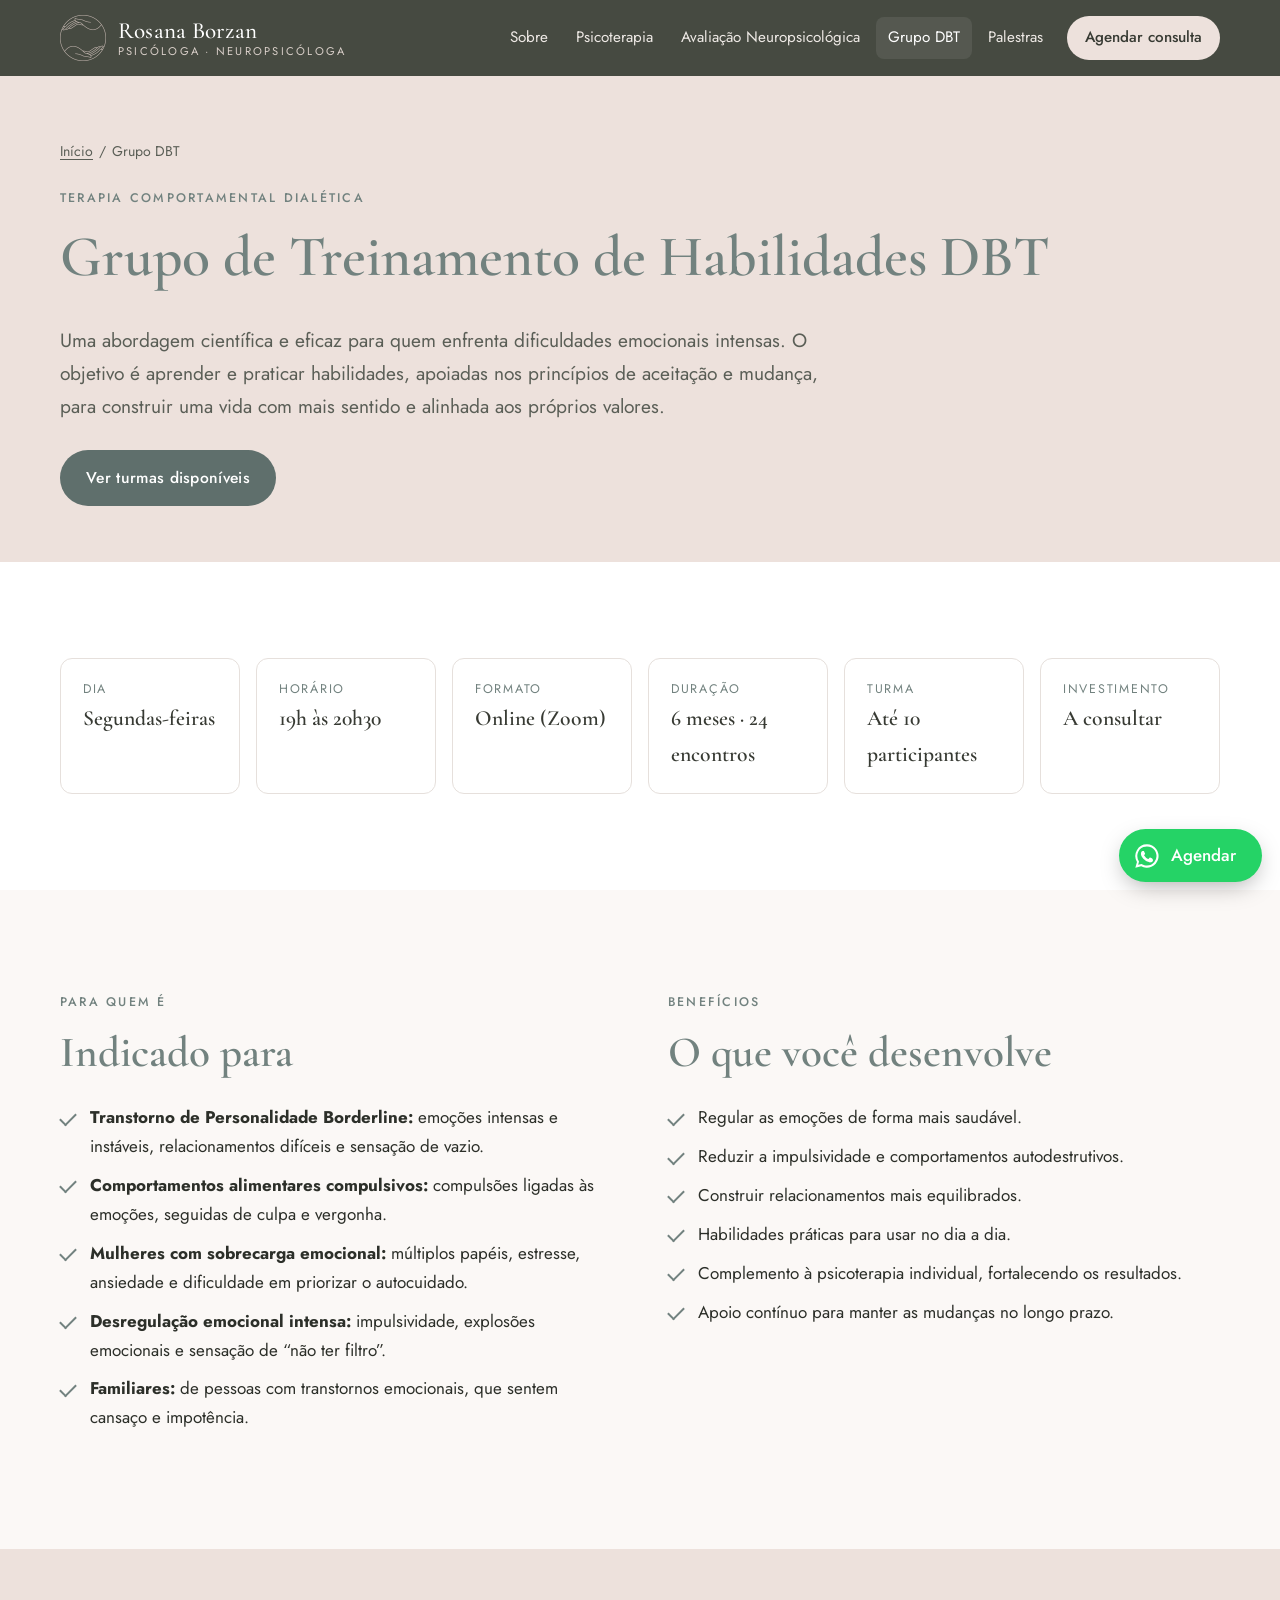
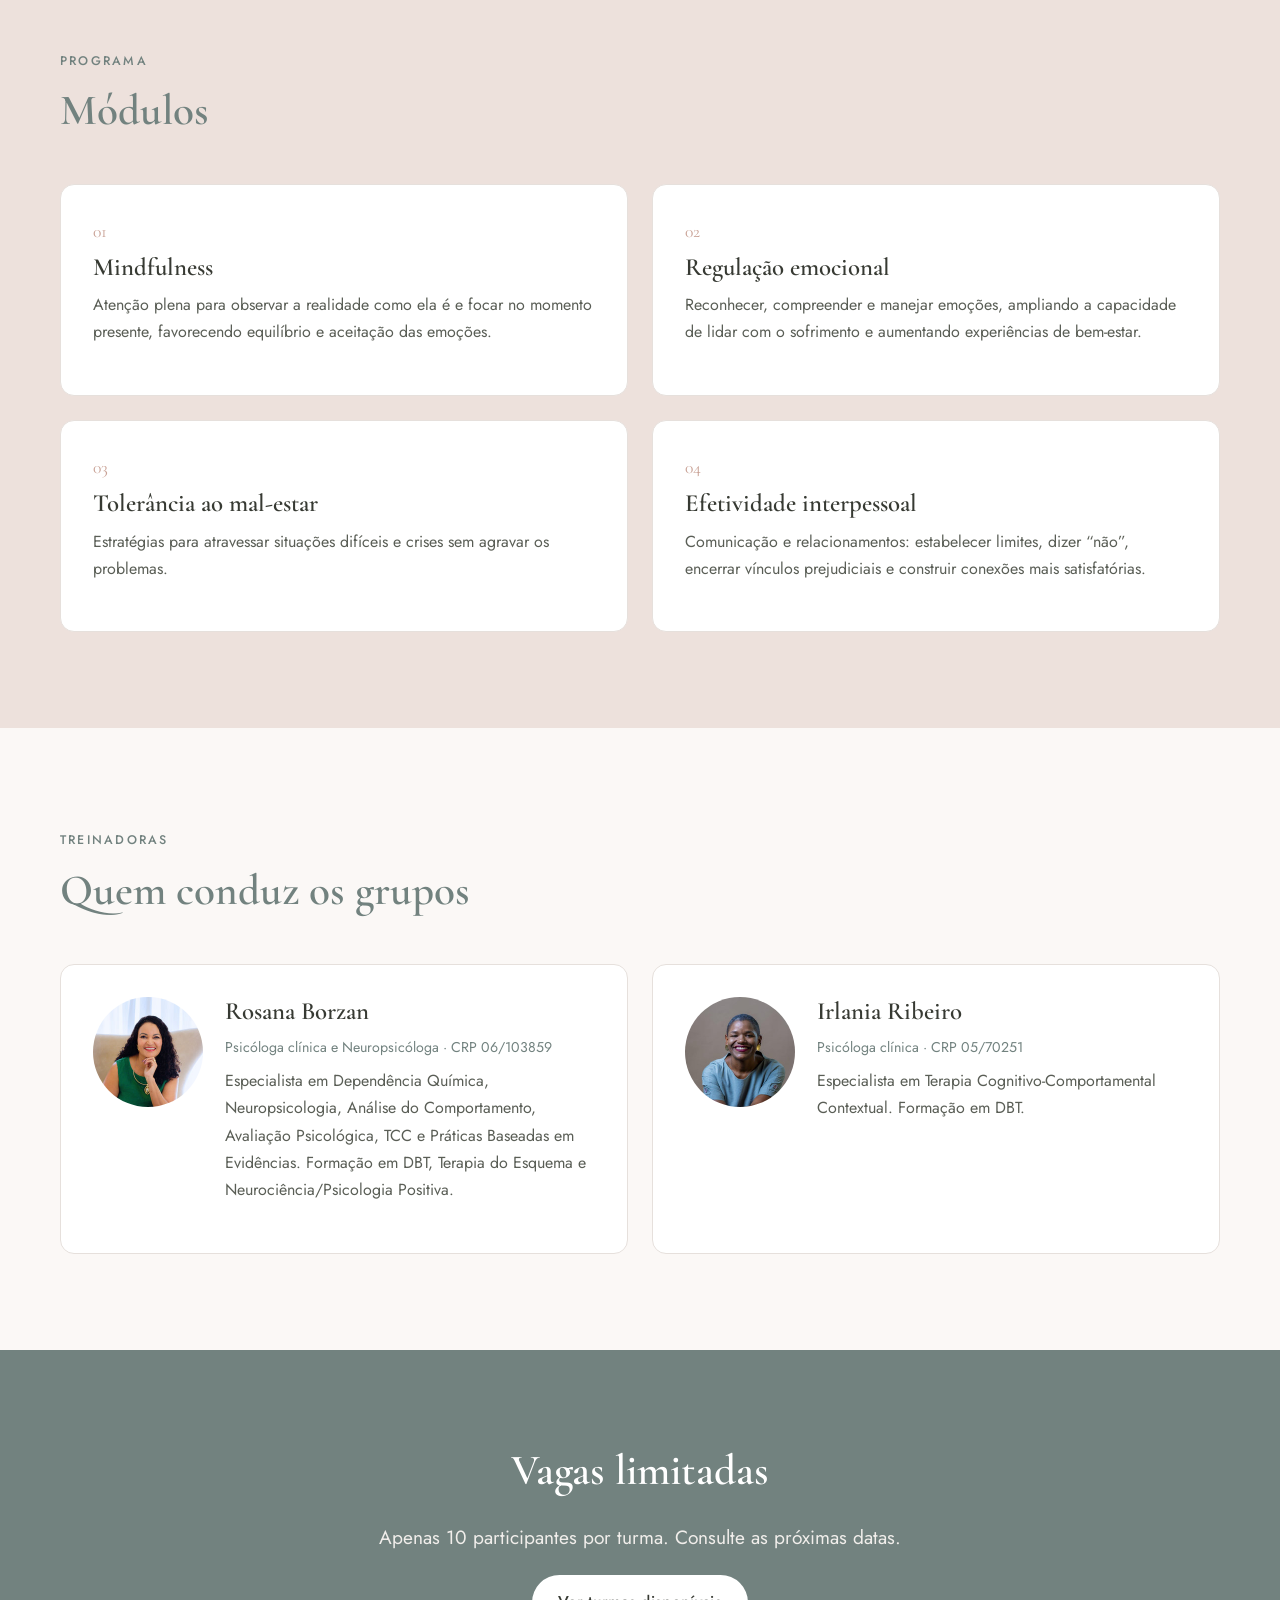
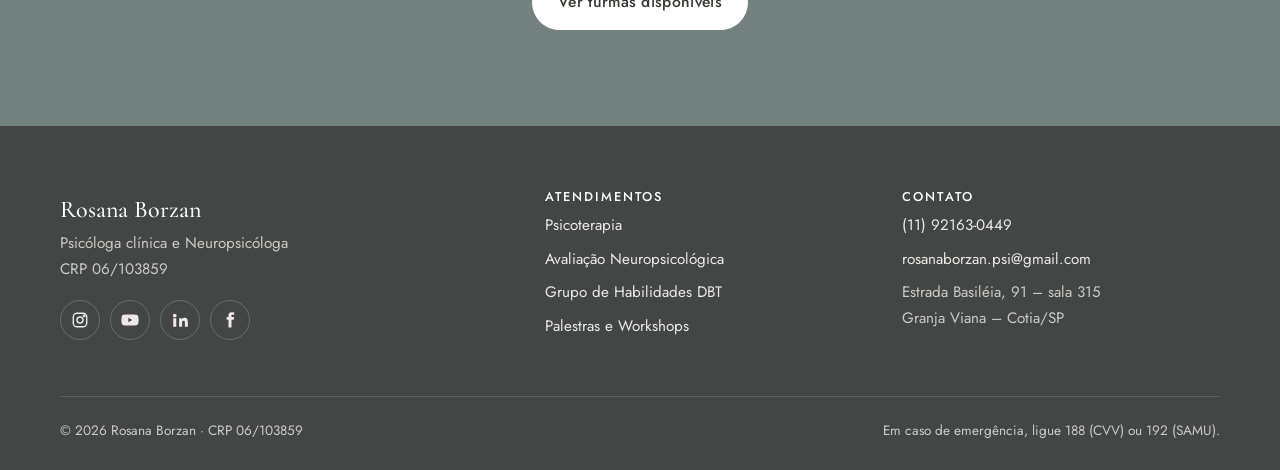
<file: grupo-dbt/index.html>
<!doctype html>
<html lang="pt-BR">
<head>
  <meta charset="utf-8">
  <meta name="viewport" content="width=device-width, initial-scale=1">
  <!-- PRÉVIA: remover a linha abaixo quando o site for publicado no domínio oficial -->
  <meta name="robots" content="noindex, nofollow">
  <title>Grupo de Habilidades DBT Online | Terapia Comportamental Dialética – Rosana Borzan</title>
  <meta name="description" content="Grupo online de Treinamento de Habilidades em DBT: regulação emocional, tolerância ao mal-estar, mindfulness e efetividade interpessoal. 24 encontros, vagas limitadas.">
  <link rel="canonical" href="https://www.rosanaborzan.com.br/grupo-dbt">
  <meta property="og:type" content="website">
  <meta property="og:locale" content="pt_BR">
  <meta property="og:title" content="Grupo de Habilidades DBT Online – Rosana Borzan">
  <meta property="og:description" content="24 encontros online às segundas, das 19h às 20h30. Apenas 10 participantes por turma.">
  <meta property="og:image" content="https://rosana.borzanti.com/assets/img/rosana-retrato.jpg">
  <script type="application/ld+json">
  {
    "@context": "https://schema.org",
    "@graph": [
      { "@type": "BreadcrumbList", "itemListElement": [
        { "@type": "ListItem", "position": 1, "name": "Início", "item": "https://www.rosanaborzan.com.br/" },
        { "@type": "ListItem", "position": 2, "name": "Grupo DBT", "item": "https://www.rosanaborzan.com.br/grupo-dbt" } ] },
      { "@type": "Course", "name": "Grupo de Treinamento de Habilidades DBT",
        "description": "Treinamento online em grupo das habilidades da Terapia Comportamental Dialética: mindfulness, regulação emocional, tolerância ao mal-estar e efetividade interpessoal.",
        "provider": { "@type": "Person", "name": "Rosana Borzan", "url": "https://www.rosanaborzan.com.br/" },
        "inLanguage": "pt-BR",
        "hasCourseInstance": { "@type": "CourseInstance", "courseMode": "online", "courseSchedule": { "@type": "Schedule", "byDay": "https://schema.org/Monday", "startTime": "19:00", "endTime": "20:30", "repeatFrequency": "P1W", "repeatCount": 24 } } }
    ]
  }
  </script>
  <meta name="theme-color" content="#464a41">
  <link rel="icon" href="../assets/img/favicon.png">
  <link rel="preconnect" href="https://fonts.googleapis.com">
  <link rel="preconnect" href="https://fonts.gstatic.com" crossorigin>
  <link href="https://fonts.googleapis.com/css2?family=Cormorant+Garamond:wght@500;600&family=Jost:wght@300;400;500&display=swap" rel="stylesheet">
  <link rel="stylesheet" href="../assets/css/style.css">
</head>
<body>
  <a class="skip-link" href="#conteudo">Pular para o conteúdo</a>

  <header class="site-header">
    <div class="wrap">
      <a class="brand" href="../" aria-label="Rosana Borzan — página inicial">
        <img src="../assets/img/simbolo.png" alt="" width="46" height="46">
        <span class="brand-text">
          <span class="brand-name">Rosana Borzan</span>
          <span class="brand-sub">Psicóloga · Neuropsicóloga</span>
        </span>
      </a>
      <button class="nav-toggle" aria-expanded="false" aria-controls="menu" aria-label="Abrir menu">
        <svg viewBox="0 0 24 24" fill="none" stroke="currentColor" stroke-width="1.6"><path d="M4 7h16M4 12h16M4 17h16"/></svg>
      </button>
      <nav class="site-nav" id="menu" aria-label="Principal">
        <ul>
          <li><a href="../sobre/">Sobre</a></li>
          <li><a href="../psicoterapia/">Psicoterapia</a></li>
          <li><a href="../avaliacao-neuropsicologica/">Avaliação Neuropsicológica</a></li>
          <li><a href="../grupo-dbt/" aria-current="page">Grupo DBT</a></li>
          <li><a href="../palestras/">Palestras</a></li>
          <li><a class="nav-cta" href="../#contato">Agendar consulta</a></li>
        </ul>
      </nav>
    </div>
  </header>

  <main id="conteudo">
    <section class="page-hero">
      <div class="wrap">
        <nav class="breadcrumb" aria-label="Você está em"><a href="../">Início</a><span aria-hidden="true">/</span>Grupo DBT</nav>
        <span class="eyebrow">Terapia Comportamental Dialética</span>
        <h1>Grupo de Treinamento de Habilidades DBT</h1>
        <p class="lead">Uma abordagem científica e eficaz para quem enfrenta dificuldades emocionais intensas. O objetivo é aprender e praticar habilidades, apoiadas nos princípios de aceitação e mudança, para construir uma vida com mais sentido e alinhada aos próprios valores.</p>
        <div class="btn-row" style="margin-top:28px">
          <a class="btn btn-primary" href="https://wa.me/5511921630449?text=Ol%C3%A1!%20Gostaria%20de%20saber%20sobre%20as%20turmas%20do%20Grupo%20DBT." target="_blank" rel="noopener">Ver turmas disponíveis</a>
        </div>
      </div>
    </section>

    <section class="section section-alt">
      <div class="wrap">
        <div class="facts">
          <div class="fact"><span>Dia</span><strong>Segundas-feiras</strong></div>
          <div class="fact"><span>Horário</span><strong>19h às 20h30</strong></div>
          <div class="fact"><span>Formato</span><strong>Online (Zoom)</strong></div>
          <div class="fact"><span>Duração</span><strong>6 meses · 24 encontros</strong></div>
          <div class="fact"><span>Turma</span><strong>Até 10 participantes</strong></div>
          <div class="fact"><span>Investimento</span><strong>A consultar</strong></div>
        </div>
      </div>
    </section>

    <section class="section">
      <div class="wrap grid-2" style="align-items:start">
        <div>
          <span class="eyebrow">Para quem é</span>
          <h2>Indicado para</h2>
          <ul class="check-list">
            <li><strong>Transtorno de Personalidade Borderline:</strong> emoções intensas e instáveis, relacionamentos difíceis e sensação de vazio.</li>
            <li><strong>Comportamentos alimentares compulsivos:</strong> compulsões ligadas às emoções, seguidas de culpa e vergonha.</li>
            <li><strong>Mulheres com sobrecarga emocional:</strong> múltiplos papéis, estresse, ansiedade e dificuldade em priorizar o autocuidado.</li>
            <li><strong>Desregulação emocional intensa:</strong> impulsividade, explosões emocionais e sensação de “não ter filtro”.</li>
            <li><strong>Familiares:</strong> de pessoas com transtornos emocionais, que sentem cansaço e impotência.</li>
          </ul>
        </div>
        <div>
          <span class="eyebrow">Benefícios</span>
          <h2>O que você desenvolve</h2>
          <ul class="check-list">
            <li>Regular as emoções de forma mais saudável.</li>
            <li>Reduzir a impulsividade e comportamentos autodestrutivos.</li>
            <li>Construir relacionamentos mais equilibrados.</li>
            <li>Habilidades práticas para usar no dia a dia.</li>
            <li>Complemento à psicoterapia individual, fortalecendo os resultados.</li>
            <li>Apoio contínuo para manter as mudanças no longo prazo.</li>
          </ul>
        </div>
      </div>
    </section>

    <section class="section section-rose">
      <div class="wrap">
        <div class="section-head">
          <span class="eyebrow">Programa</span>
          <h2>Módulos</h2>
        </div>
        <div class="grid-4">
          <article class="card"><span class="card-num">01</span><h3>Mindfulness</h3><p>Atenção plena para observar a realidade como ela é e focar no momento presente, favorecendo equilíbrio e aceitação das emoções.</p></article>
          <article class="card"><span class="card-num">02</span><h3>Regulação emocional</h3><p>Reconhecer, compreender e manejar emoções, ampliando a capacidade de lidar com o sofrimento e aumentando experiências de bem-estar.</p></article>
          <article class="card"><span class="card-num">03</span><h3>Tolerância ao mal-estar</h3><p>Estratégias para atravessar situações difíceis e crises sem agravar os problemas.</p></article>
          <article class="card"><span class="card-num">04</span><h3>Efetividade interpessoal</h3><p>Comunicação e relacionamentos: estabelecer limites, dizer “não”, encerrar vínculos prejudiciais e construir conexões mais satisfatórias.</p></article>
        </div>
      </div>
    </section>

    <section class="section">
      <div class="wrap">
        <div class="section-head">
          <span class="eyebrow">Treinadoras</span>
          <h2>Quem conduz os grupos</h2>
        </div>
        <div class="team">
          <article class="card">
            <img src="../assets/img/rosana-avatar.jpg" alt="Rosana Borzan" width="110" height="110" loading="lazy">
            <div>
              <h3>Rosana Borzan</h3>
              <small>Psicóloga clínica e Neuropsicóloga · CRP 06/103859</small>
              <p>Especialista em Dependência Química, Neuropsicologia, Análise do Comportamento, Avaliação Psicológica, TCC e Práticas Baseadas em Evidências. Formação em DBT, Terapia do Esquema e Neurociência/Psicologia Positiva.</p>
            </div>
          </article>
          <article class="card">
            <img src="../assets/img/irlania-ribeiro.jpg" alt="Irlania Ribeiro" width="110" height="110" loading="lazy">
            <div>
              <h3>Irlania Ribeiro</h3>
              <small>Psicóloga clínica · CRP 05/70251</small>
              <p>Especialista em Terapia Cognitivo-Comportamental Contextual. Formação em DBT.</p>
            </div>
          </article>
        </div>
      </div>
    </section>

    <section class="section cta-band">
      <div class="wrap narrow" style="text-align:center">
        <h2>Vagas limitadas</h2>
        <p class="lead">Apenas 10 participantes por turma. Consulte as próximas datas.</p>
        <div class="btn-row" style="justify-content:center">
          <a class="btn btn-light" href="https://wa.me/5511921630449?text=Ol%C3%A1!%20Gostaria%20de%20saber%20sobre%20as%20turmas%20do%20Grupo%20DBT." target="_blank" rel="noopener">Ver turmas disponíveis</a>
        </div>
      </div>
    </section>
  </main>

  <footer class="site-footer">
    <div class="wrap">
      <div class="footer-grid">
        <div>
          <p><strong style="color:#fff;font-family:var(--serif);font-size:1.5rem;font-weight:500">Rosana Borzan</strong><br>
          Psicóloga clínica e Neuropsicóloga<br>CRP 06/103859</p>
          <div class="social">
            <a href="https://instagram.com/rosanaborzan.psi" target="_blank" rel="noopener" aria-label="Instagram"><svg viewBox="0 0 24 24" fill="none" stroke="currentColor" stroke-width="1.8"><rect x="3" y="3" width="18" height="18" rx="5"/><circle cx="12" cy="12" r="4"/><circle cx="17.5" cy="6.5" r="1" fill="currentColor"/></svg></a>
            <a href="https://www.youtube.com/@rosanaborzan-psi" target="_blank" rel="noopener" aria-label="YouTube"><svg viewBox="0 0 24 24" fill="currentColor"><path d="M23 7.2a3 3 0 0 0-2.1-2.1C19 4.6 12 4.6 12 4.6s-7 0-8.9.5A3 3 0 0 0 1 7.2 31 31 0 0 0 .5 12a31 31 0 0 0 .5 4.8 3 3 0 0 0 2.1 2.1c1.9.5 8.9.5 8.9.5s7 0 8.9-.5a3 3 0 0 0 2.1-2.1 31 31 0 0 0 .5-4.8 31 31 0 0 0-.5-4.8ZM9.8 15V9l5.2 3-5.2 3Z"/></svg></a>
            <a href="https://www.linkedin.com/in/rosana-borzan-b3a8b321/" target="_blank" rel="noopener" aria-label="LinkedIn"><svg viewBox="0 0 24 24" fill="currentColor"><path d="M4.98 3.5a2.5 2.5 0 1 1 0 5 2.5 2.5 0 0 1 0-5ZM3 9.5h4V21H3V9.5Zm7 0h3.8v1.6h.1c.5-1 1.8-2 3.8-2 4 0 4.8 2.6 4.8 6V21h-4v-5.1c0-1.2 0-2.8-1.7-2.8s-2 1.3-2 2.7V21h-4V9.5Z"/></svg></a>
            <a href="https://www.facebook.com/rosanaborzan.psi" target="_blank" rel="noopener" aria-label="Facebook"><svg viewBox="0 0 24 24" fill="currentColor"><path d="M14 8V6c0-.9.6-1 1-1h2.5V1.5H14c-3.3 0-4 2.4-4 4V8H7.5v3.5H10V22h4V11.5h3l.5-3.5H14Z"/></svg></a>
          </div>
        </div>
        <div>
          <h4>Atendimentos</h4>
          <ul>
            <li><a href="../psicoterapia/">Psicoterapia</a></li>
            <li><a href="../avaliacao-neuropsicologica/">Avaliação Neuropsicológica</a></li>
            <li><a href="../grupo-dbt/">Grupo de Habilidades DBT</a></li>
            <li><a href="../palestras/">Palestras e Workshops</a></li>
          </ul>
        </div>
        <div>
          <h4>Contato</h4>
          <ul>
            <li><a href="https://wa.me/5511921630449" target="_blank" rel="noopener">(11) 92163-0449</a></li>
            <li><a href="mailto:rosanaborzan.psi@gmail.com">rosanaborzan.psi@gmail.com</a></li>
            <li>Estrada Basiléia, 91 – sala 315<br>Granja Viana – Cotia/SP</li>
          </ul>
        </div>
      </div>
      <div class="footer-bottom">
        <span>© <span data-year>2026</span> Rosana Borzan · CRP 06/103859</span>
        <span>Em caso de emergência, ligue 188 (CVV) ou 192 (SAMU).</span>
      </div>
    </div>
  </footer>

  <a class="wa-float" href="https://wa.me/5511921630449?text=Ol%C3%A1%2C%20Dra.%20Rosana!%20Gostaria%20de%20agendar%20uma%20consulta." target="_blank" rel="noopener" aria-label="Conversar pelo WhatsApp">
    <svg viewBox="0 0 24 24" fill="currentColor" aria-hidden="true"><path d="M12 2a10 10 0 0 0-8.6 15.1L2 22l5-1.3A10 10 0 1 0 12 2Zm0 18.2c-1.5 0-3-.4-4.3-1.2l-.3-.2-3 .8.8-2.9-.2-.3A8.2 8.2 0 1 1 12 20.2Zm4.5-6.1c-.2-.1-1.5-.7-1.7-.8-.2-.1-.4-.1-.6.1l-.8 1c-.1.2-.3.2-.5.1a6.7 6.7 0 0 1-3.3-2.9c-.3-.4.3-.4.7-1.3.1-.2 0-.3 0-.4l-.8-1.8c-.2-.5-.4-.4-.6-.4h-.5a1 1 0 0 0-.7.3c-.2.3-.9.9-.9 2.2s.9 2.5 1 2.7c.1.2 1.8 2.8 4.4 3.9 1.6.7 2.3.8 3.1.6.5-.1 1.5-.6 1.7-1.2.2-.6.2-1.1.2-1.2-.1-.1-.3-.2-.5-.3Z"/></svg>
    <span>Agendar</span>
  </a>

  <script src="../assets/js/main.js" defer></script>
</body>
</html>
</file>
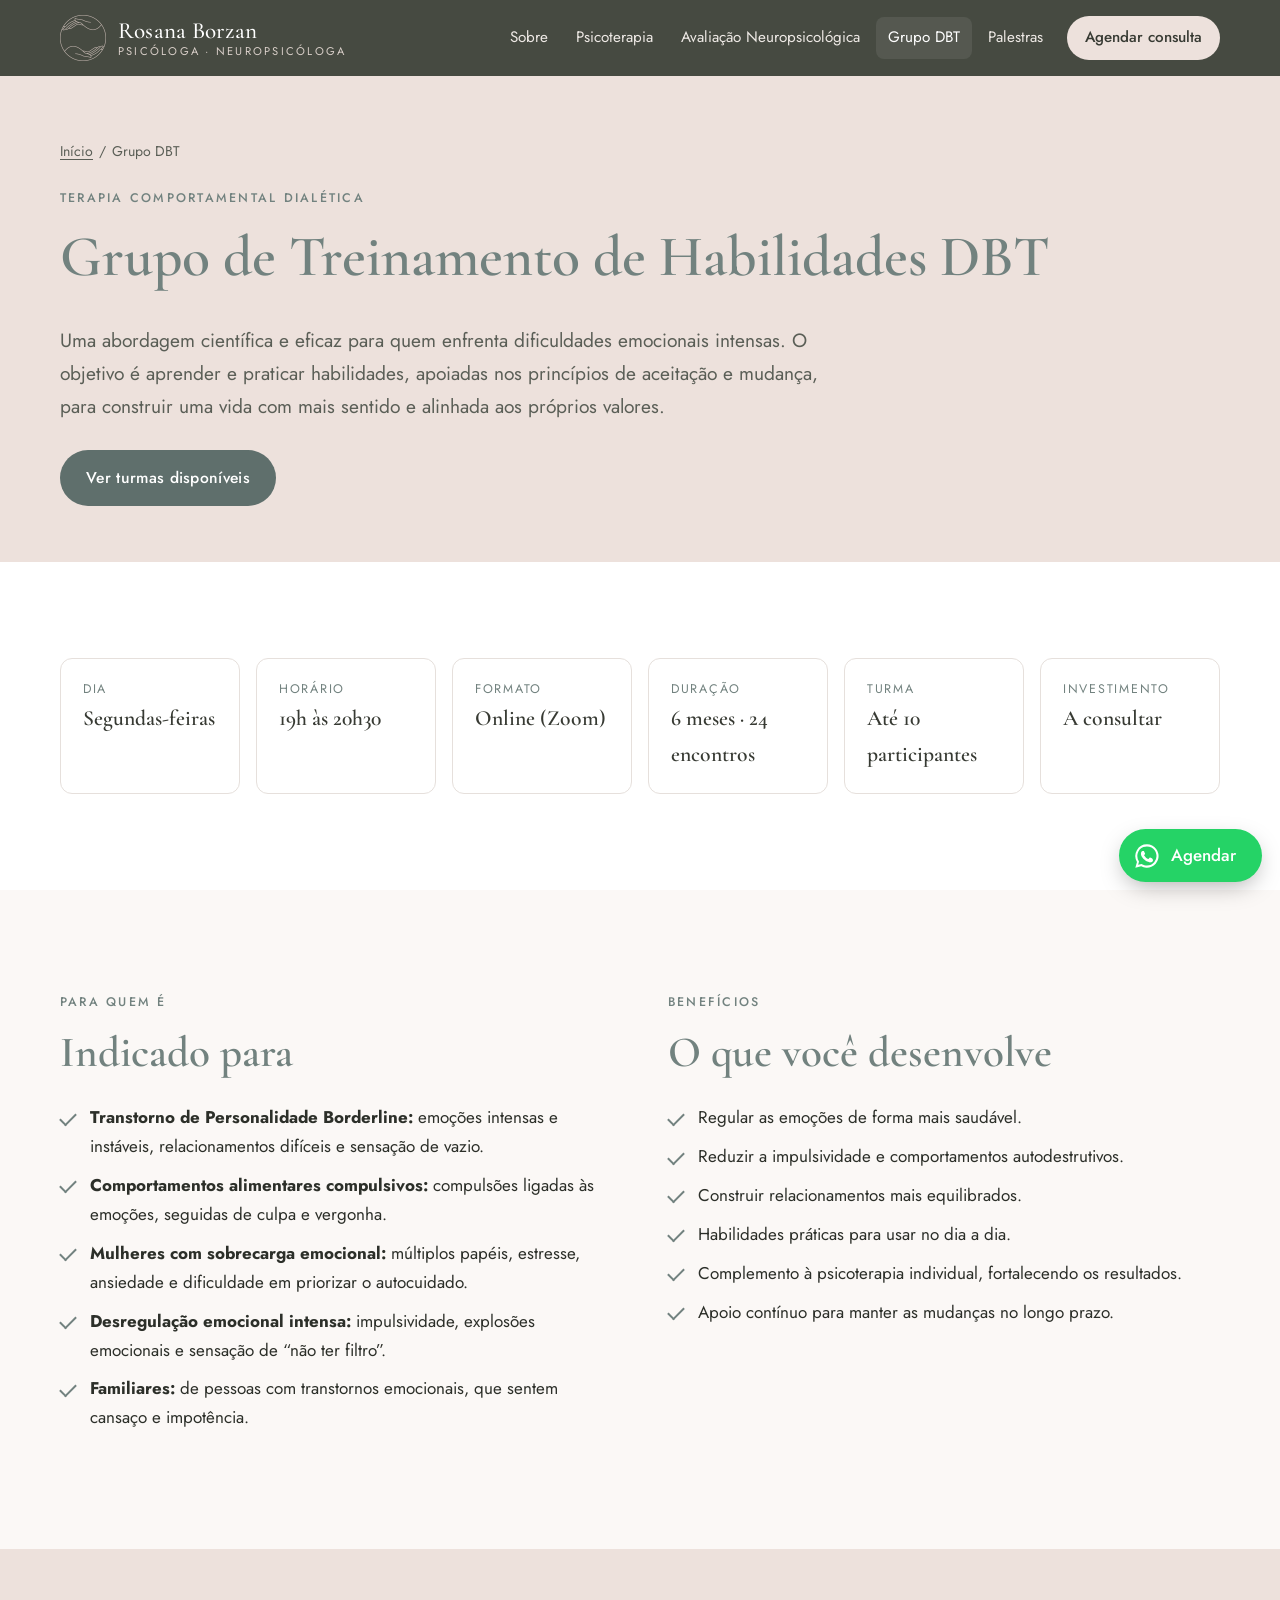
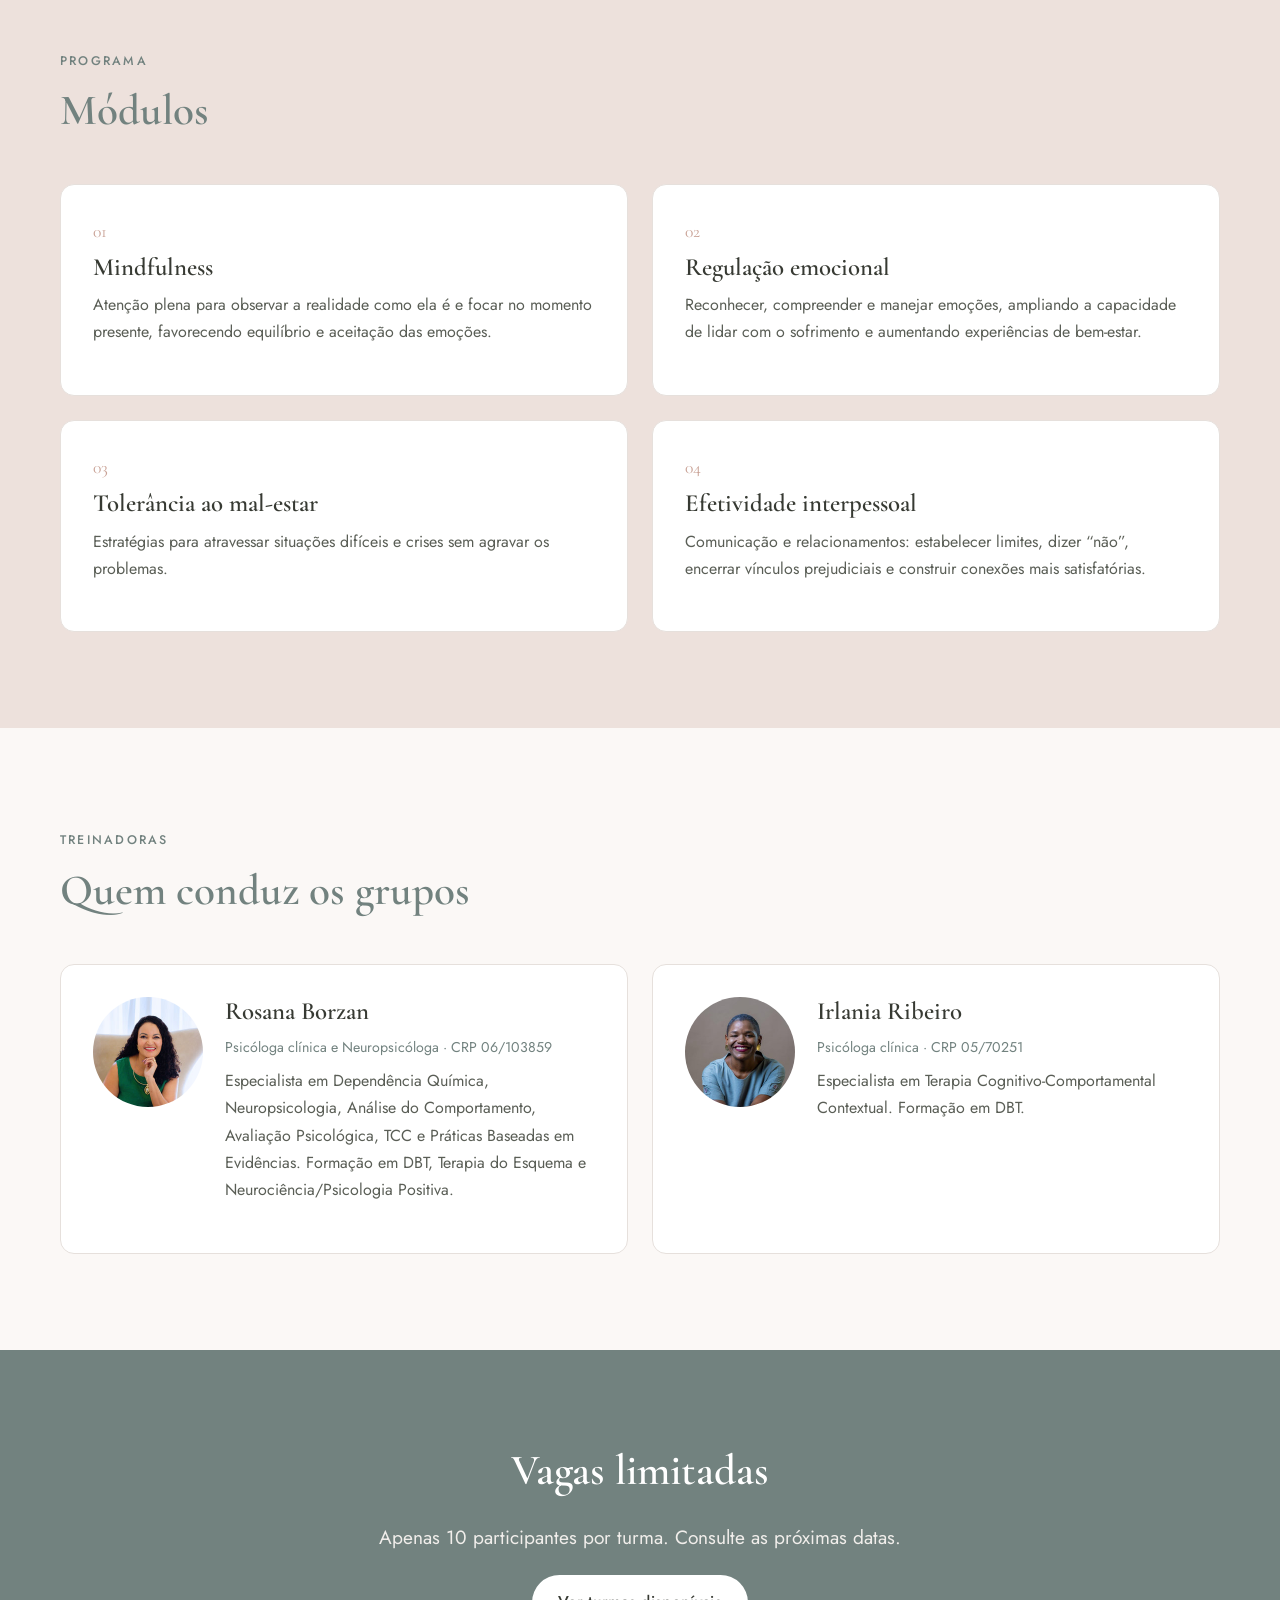
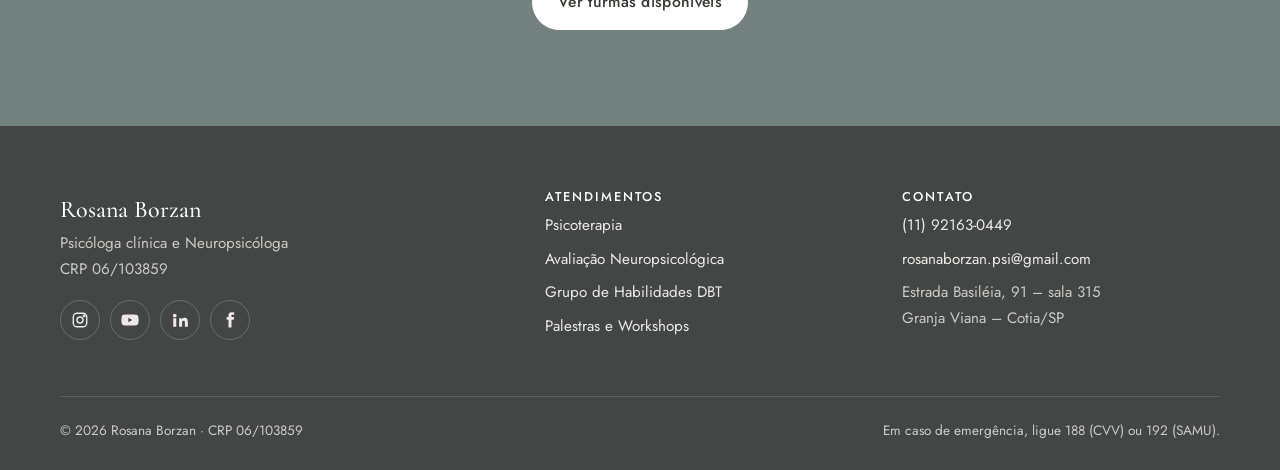
<file: grupodbt/index.html>
<!doctype html>
<html lang="pt-BR">
<head>
  <meta charset="utf-8">
  <meta name="robots" content="noindex">
  <title>Grupo de Habilidades DBT – Rosana Borzan</title>
  <link rel="canonical" href="https://www.rosanaborzan.com.br/grupo-dbt">
  <meta http-equiv="refresh" content="0; url=../grupo-dbt/">
</head>
<body>
  <p>Esta página mudou de endereço: <a href="../grupo-dbt/">Grupo de Habilidades DBT</a>.</p>
</body>
</html>
</file>
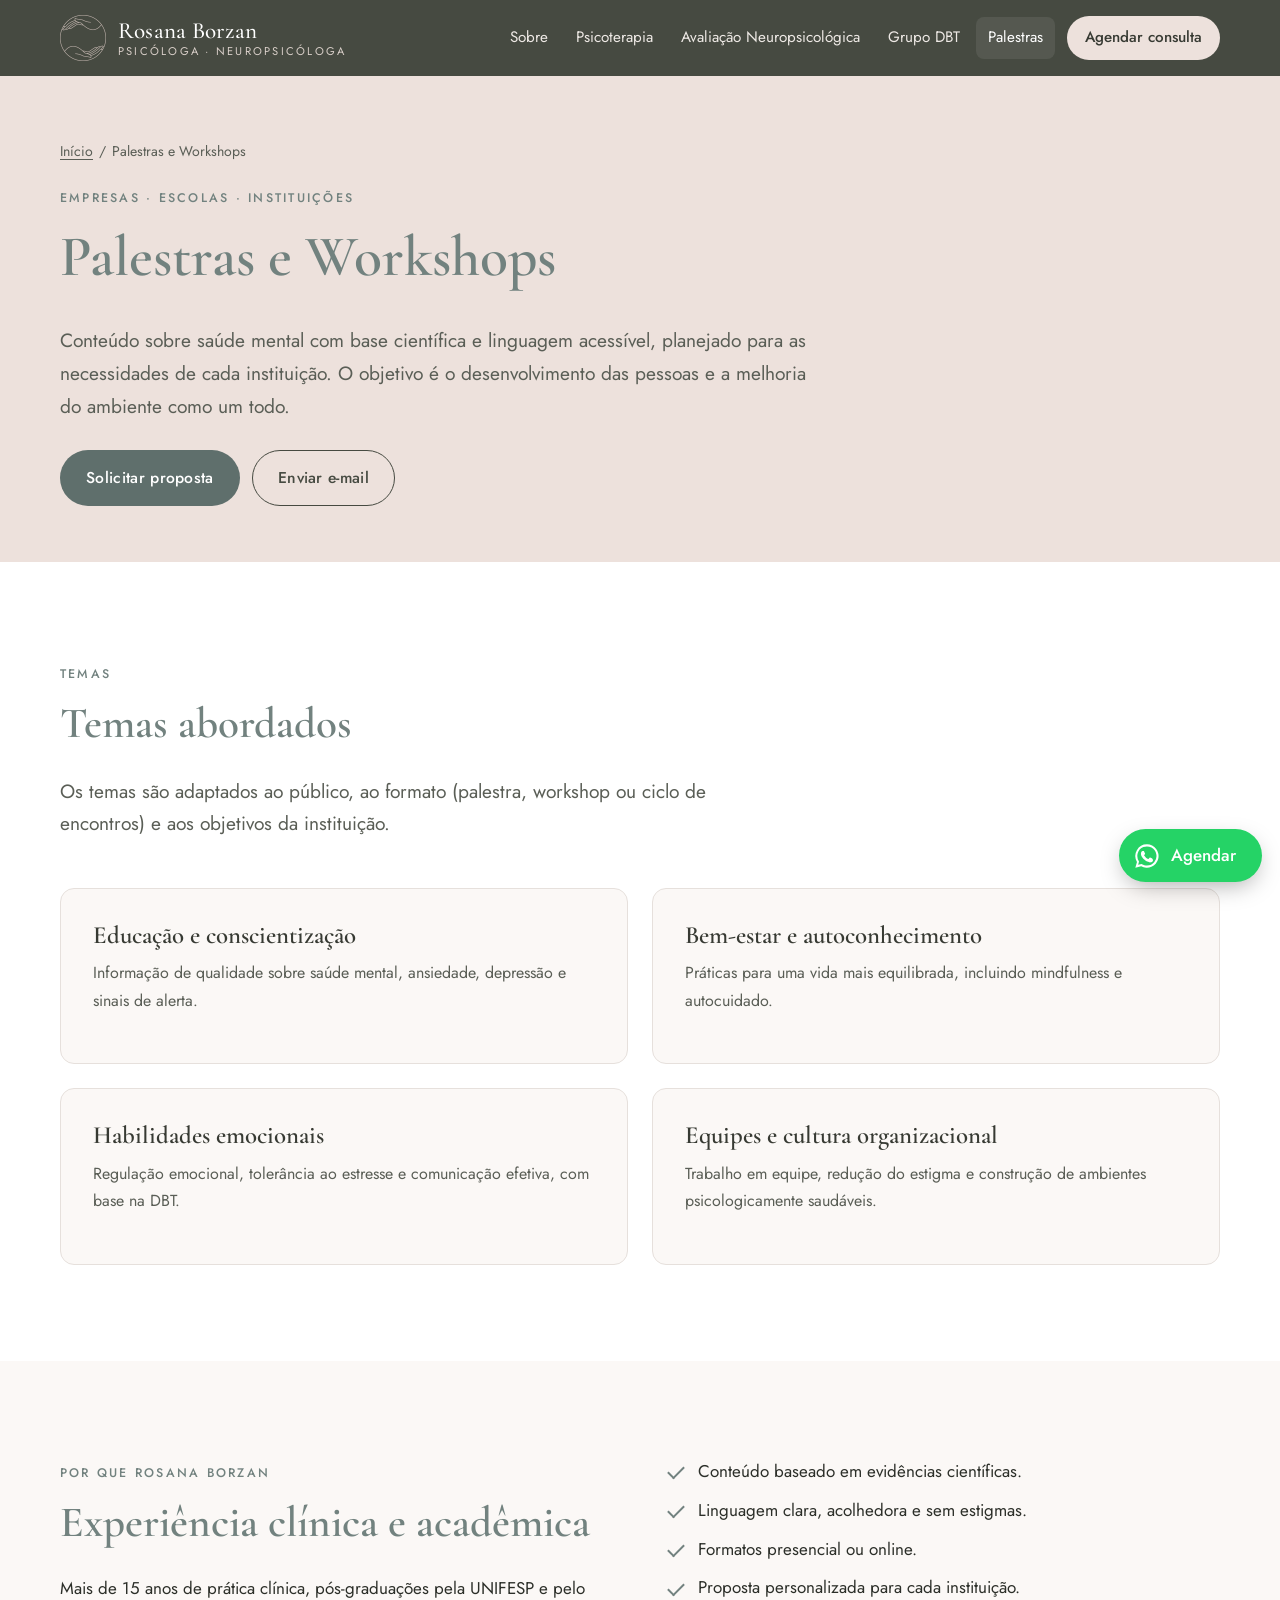
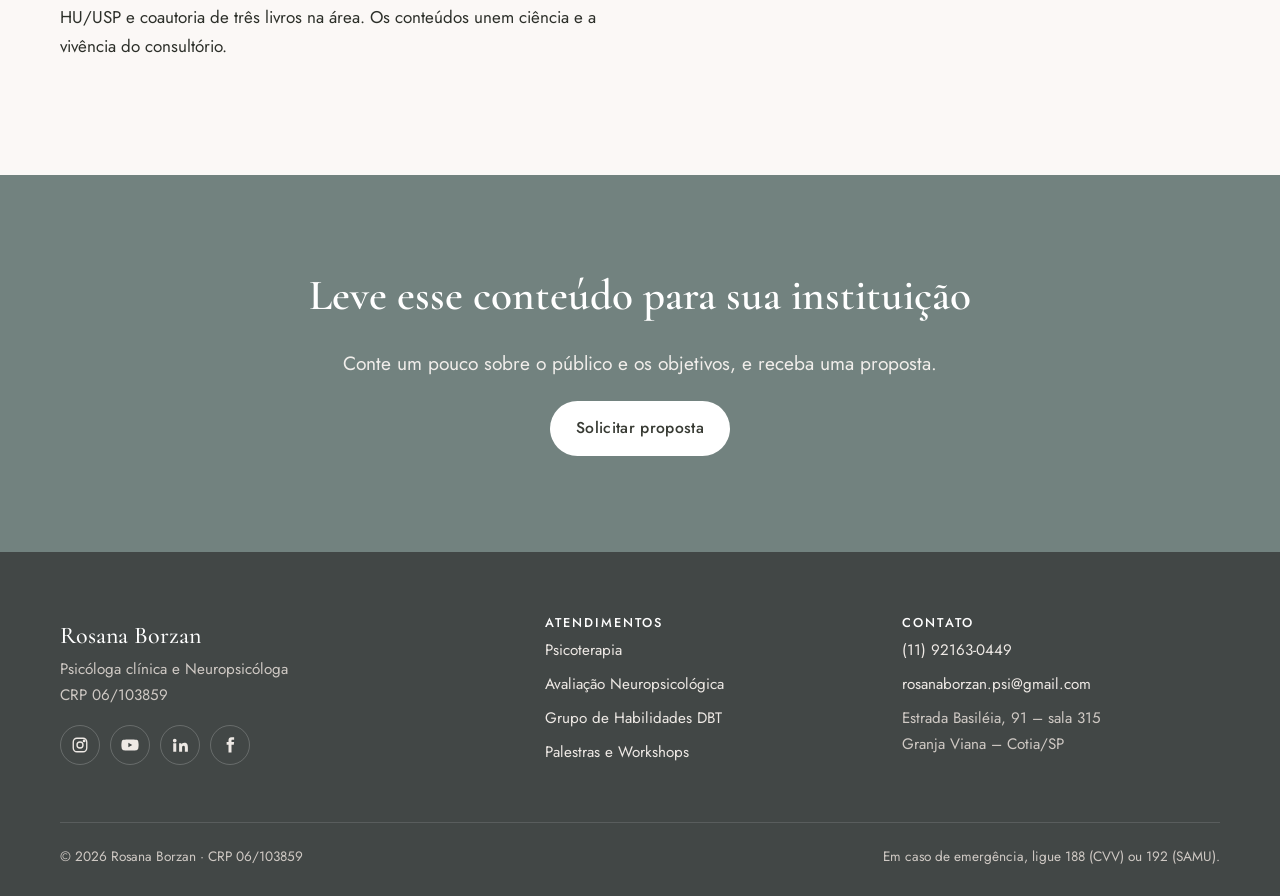
<file: palestras/index.html>
<!doctype html>
<html lang="pt-BR">
<head>
  <meta charset="utf-8">
  <meta name="viewport" content="width=device-width, initial-scale=1">
  <!-- PRÉVIA: remover a linha abaixo quando o site for publicado no domínio oficial -->
  <meta name="robots" content="noindex, nofollow">
  <title>Palestras e Workshops sobre Saúde Mental para Empresas e Escolas – Rosana Borzan</title>
  <meta name="description" content="Palestras e workshops sobre saúde mental, bem-estar, regulação emocional e cultura organizacional para empresas, escolas e instituições. Com a psicóloga Rosana Borzan.">
  <link rel="canonical" href="https://www.rosanaborzan.com.br/palestras">
  <meta property="og:type" content="website">
  <meta property="og:locale" content="pt_BR">
  <meta property="og:title" content="Palestras e Workshops de Saúde Mental – Rosana Borzan">
  <meta property="og:description" content="Conteúdo sob medida para empresas, escolas e instituições.">
  <meta property="og:image" content="https://rosana.borzanti.com/assets/img/rosana-retrato.jpg">
  <script type="application/ld+json">
  {
    "@context": "https://schema.org",
    "@type": "BreadcrumbList",
    "itemListElement": [
      { "@type": "ListItem", "position": 1, "name": "Início", "item": "https://www.rosanaborzan.com.br/" },
      { "@type": "ListItem", "position": 2, "name": "Palestras e Workshops", "item": "https://www.rosanaborzan.com.br/palestras" }
    ]
  }
  </script>
  <meta name="theme-color" content="#464a41">
  <link rel="icon" href="../assets/img/favicon.png">
  <link rel="preconnect" href="https://fonts.googleapis.com">
  <link rel="preconnect" href="https://fonts.gstatic.com" crossorigin>
  <link href="https://fonts.googleapis.com/css2?family=Cormorant+Garamond:wght@500;600&family=Jost:wght@300;400;500&display=swap" rel="stylesheet">
  <link rel="stylesheet" href="../assets/css/style.css">
</head>
<body>
  <a class="skip-link" href="#conteudo">Pular para o conteúdo</a>

  <header class="site-header">
    <div class="wrap">
      <a class="brand" href="../" aria-label="Rosana Borzan — página inicial">
        <img src="../assets/img/simbolo.png" alt="" width="46" height="46">
        <span class="brand-text">
          <span class="brand-name">Rosana Borzan</span>
          <span class="brand-sub">Psicóloga · Neuropsicóloga</span>
        </span>
      </a>
      <button class="nav-toggle" aria-expanded="false" aria-controls="menu" aria-label="Abrir menu">
        <svg viewBox="0 0 24 24" fill="none" stroke="currentColor" stroke-width="1.6"><path d="M4 7h16M4 12h16M4 17h16"/></svg>
      </button>
      <nav class="site-nav" id="menu" aria-label="Principal">
        <ul>
          <li><a href="../sobre/">Sobre</a></li>
          <li><a href="../psicoterapia/">Psicoterapia</a></li>
          <li><a href="../avaliacao-neuropsicologica/">Avaliação Neuropsicológica</a></li>
          <li><a href="../grupo-dbt/">Grupo DBT</a></li>
          <li><a href="../palestras/" aria-current="page">Palestras</a></li>
          <li><a class="nav-cta" href="../#contato">Agendar consulta</a></li>
        </ul>
      </nav>
    </div>
  </header>

  <main id="conteudo">
    <section class="page-hero">
      <div class="wrap">
        <nav class="breadcrumb" aria-label="Você está em"><a href="../">Início</a><span aria-hidden="true">/</span>Palestras e Workshops</nav>
        <span class="eyebrow">Empresas · Escolas · Instituições</span>
        <h1>Palestras e Workshops</h1>
        <p class="lead">Conteúdo sobre saúde mental com base científica e linguagem acessível, planejado para as necessidades de cada instituição. O objetivo é o desenvolvimento das pessoas e a melhoria do ambiente como um todo.</p>
        <div class="btn-row" style="margin-top:28px">
          <a class="btn btn-primary" href="https://wa.me/5511921630449?text=Ol%C3%A1%2C%20Dra.%20Rosana!%20Gostaria%20de%20informa%C3%A7%C3%B5es%20sobre%20palestras%20e%20workshops." target="_blank" rel="noopener">Solicitar proposta</a>
          <a class="btn btn-outline" href="mailto:rosanaborzan.psi@gmail.com?subject=Palestra%20%2F%20Workshop">Enviar e-mail</a>
        </div>
      </div>
    </section>

    <section class="section section-alt">
      <div class="wrap">
        <div class="section-head">
          <span class="eyebrow">Temas</span>
          <h2>Temas abordados</h2>
          <p class="lead">Os temas são adaptados ao público, ao formato (palestra, workshop ou ciclo de encontros) e aos objetivos da instituição.</p>
        </div>
        <div class="grid-4">
          <article class="card"><h3>Educação e conscientização</h3><p>Informação de qualidade sobre saúde mental, ansiedade, depressão e sinais de alerta.</p></article>
          <article class="card"><h3>Bem-estar e autoconhecimento</h3><p>Práticas para uma vida mais equilibrada, incluindo mindfulness e autocuidado.</p></article>
          <article class="card"><h3>Habilidades emocionais</h3><p>Regulação emocional, tolerância ao estresse e comunicação efetiva, com base na DBT.</p></article>
          <article class="card"><h3>Equipes e cultura organizacional</h3><p>Trabalho em equipe, redução do estigma e construção de ambientes psicologicamente saudáveis.</p></article>
        </div>
      </div>
    </section>

    <section class="section">
      <div class="wrap grid-2" style="align-items:start">
        <div>
          <span class="eyebrow">Por que Rosana Borzan</span>
          <h2>Experiência clínica e acadêmica</h2>
          <p>Mais de 15 anos de prática clínica, pós-graduações pela UNIFESP e pelo HU/USP e coautoria de três livros na área. Os conteúdos unem ciência e a vivência do consultório.</p>
        </div>
        <ul class="check-list">
          <li>Conteúdo baseado em evidências científicas.</li>
          <li>Linguagem clara, acolhedora e sem estigmas.</li>
          <li>Formatos presencial ou online.</li>
          <li>Proposta personalizada para cada instituição.</li>
        </ul>
      </div>
    </section>

    <section class="section cta-band">
      <div class="wrap narrow" style="text-align:center">
        <h2>Leve esse conteúdo para sua instituição</h2>
        <p class="lead">Conte um pouco sobre o público e os objetivos, e receba uma proposta.</p>
        <div class="btn-row" style="justify-content:center">
          <a class="btn btn-light" href="https://wa.me/5511921630449?text=Ol%C3%A1%2C%20Dra.%20Rosana!%20Gostaria%20de%20informa%C3%A7%C3%B5es%20sobre%20palestras%20e%20workshops." target="_blank" rel="noopener">Solicitar proposta</a>
        </div>
      </div>
    </section>
  </main>

  <footer class="site-footer">
    <div class="wrap">
      <div class="footer-grid">
        <div>
          <p><strong style="color:#fff;font-family:var(--serif);font-size:1.5rem;font-weight:500">Rosana Borzan</strong><br>
          Psicóloga clínica e Neuropsicóloga<br>CRP 06/103859</p>
          <div class="social">
            <a href="https://instagram.com/rosanaborzan.psi" target="_blank" rel="noopener" aria-label="Instagram"><svg viewBox="0 0 24 24" fill="none" stroke="currentColor" stroke-width="1.8"><rect x="3" y="3" width="18" height="18" rx="5"/><circle cx="12" cy="12" r="4"/><circle cx="17.5" cy="6.5" r="1" fill="currentColor"/></svg></a>
            <a href="https://www.youtube.com/@rosanaborzan-psi" target="_blank" rel="noopener" aria-label="YouTube"><svg viewBox="0 0 24 24" fill="currentColor"><path d="M23 7.2a3 3 0 0 0-2.1-2.1C19 4.6 12 4.6 12 4.6s-7 0-8.9.5A3 3 0 0 0 1 7.2 31 31 0 0 0 .5 12a31 31 0 0 0 .5 4.8 3 3 0 0 0 2.1 2.1c1.9.5 8.9.5 8.9.5s7 0 8.9-.5a3 3 0 0 0 2.1-2.1 31 31 0 0 0 .5-4.8 31 31 0 0 0-.5-4.8ZM9.8 15V9l5.2 3-5.2 3Z"/></svg></a>
            <a href="https://www.linkedin.com/in/rosana-borzan-b3a8b321/" target="_blank" rel="noopener" aria-label="LinkedIn"><svg viewBox="0 0 24 24" fill="currentColor"><path d="M4.98 3.5a2.5 2.5 0 1 1 0 5 2.5 2.5 0 0 1 0-5ZM3 9.5h4V21H3V9.5Zm7 0h3.8v1.6h.1c.5-1 1.8-2 3.8-2 4 0 4.8 2.6 4.8 6V21h-4v-5.1c0-1.2 0-2.8-1.7-2.8s-2 1.3-2 2.7V21h-4V9.5Z"/></svg></a>
            <a href="https://www.facebook.com/rosanaborzan.psi" target="_blank" rel="noopener" aria-label="Facebook"><svg viewBox="0 0 24 24" fill="currentColor"><path d="M14 8V6c0-.9.6-1 1-1h2.5V1.5H14c-3.3 0-4 2.4-4 4V8H7.5v3.5H10V22h4V11.5h3l.5-3.5H14Z"/></svg></a>
          </div>
        </div>
        <div>
          <h4>Atendimentos</h4>
          <ul>
            <li><a href="../psicoterapia/">Psicoterapia</a></li>
            <li><a href="../avaliacao-neuropsicologica/">Avaliação Neuropsicológica</a></li>
            <li><a href="../grupo-dbt/">Grupo de Habilidades DBT</a></li>
            <li><a href="../palestras/">Palestras e Workshops</a></li>
          </ul>
        </div>
        <div>
          <h4>Contato</h4>
          <ul>
            <li><a href="https://wa.me/5511921630449" target="_blank" rel="noopener">(11) 92163-0449</a></li>
            <li><a href="mailto:rosanaborzan.psi@gmail.com">rosanaborzan.psi@gmail.com</a></li>
            <li>Estrada Basiléia, 91 – sala 315<br>Granja Viana – Cotia/SP</li>
          </ul>
        </div>
      </div>
      <div class="footer-bottom">
        <span>© <span data-year>2026</span> Rosana Borzan · CRP 06/103859</span>
        <span>Em caso de emergência, ligue 188 (CVV) ou 192 (SAMU).</span>
      </div>
    </div>
  </footer>

  <a class="wa-float" href="https://wa.me/5511921630449?text=Ol%C3%A1%2C%20Dra.%20Rosana!%20Gostaria%20de%20agendar%20uma%20consulta." target="_blank" rel="noopener" aria-label="Conversar pelo WhatsApp">
    <svg viewBox="0 0 24 24" fill="currentColor" aria-hidden="true"><path d="M12 2a10 10 0 0 0-8.6 15.1L2 22l5-1.3A10 10 0 1 0 12 2Zm0 18.2c-1.5 0-3-.4-4.3-1.2l-.3-.2-3 .8.8-2.9-.2-.3A8.2 8.2 0 1 1 12 20.2Zm4.5-6.1c-.2-.1-1.5-.7-1.7-.8-.2-.1-.4-.1-.6.1l-.8 1c-.1.2-.3.2-.5.1a6.7 6.7 0 0 1-3.3-2.9c-.3-.4.3-.4.7-1.3.1-.2 0-.3 0-.4l-.8-1.8c-.2-.5-.4-.4-.6-.4h-.5a1 1 0 0 0-.7.3c-.2.3-.9.9-.9 2.2s.9 2.5 1 2.7c.1.2 1.8 2.8 4.4 3.9 1.6.7 2.3.8 3.1.6.5-.1 1.5-.6 1.7-1.2.2-.6.2-1.1.2-1.2-.1-.1-.3-.2-.5-.3Z"/></svg>
    <span>Agendar</span>
  </a>

  <script src="../assets/js/main.js" defer></script>
</body>
</html>
</file>
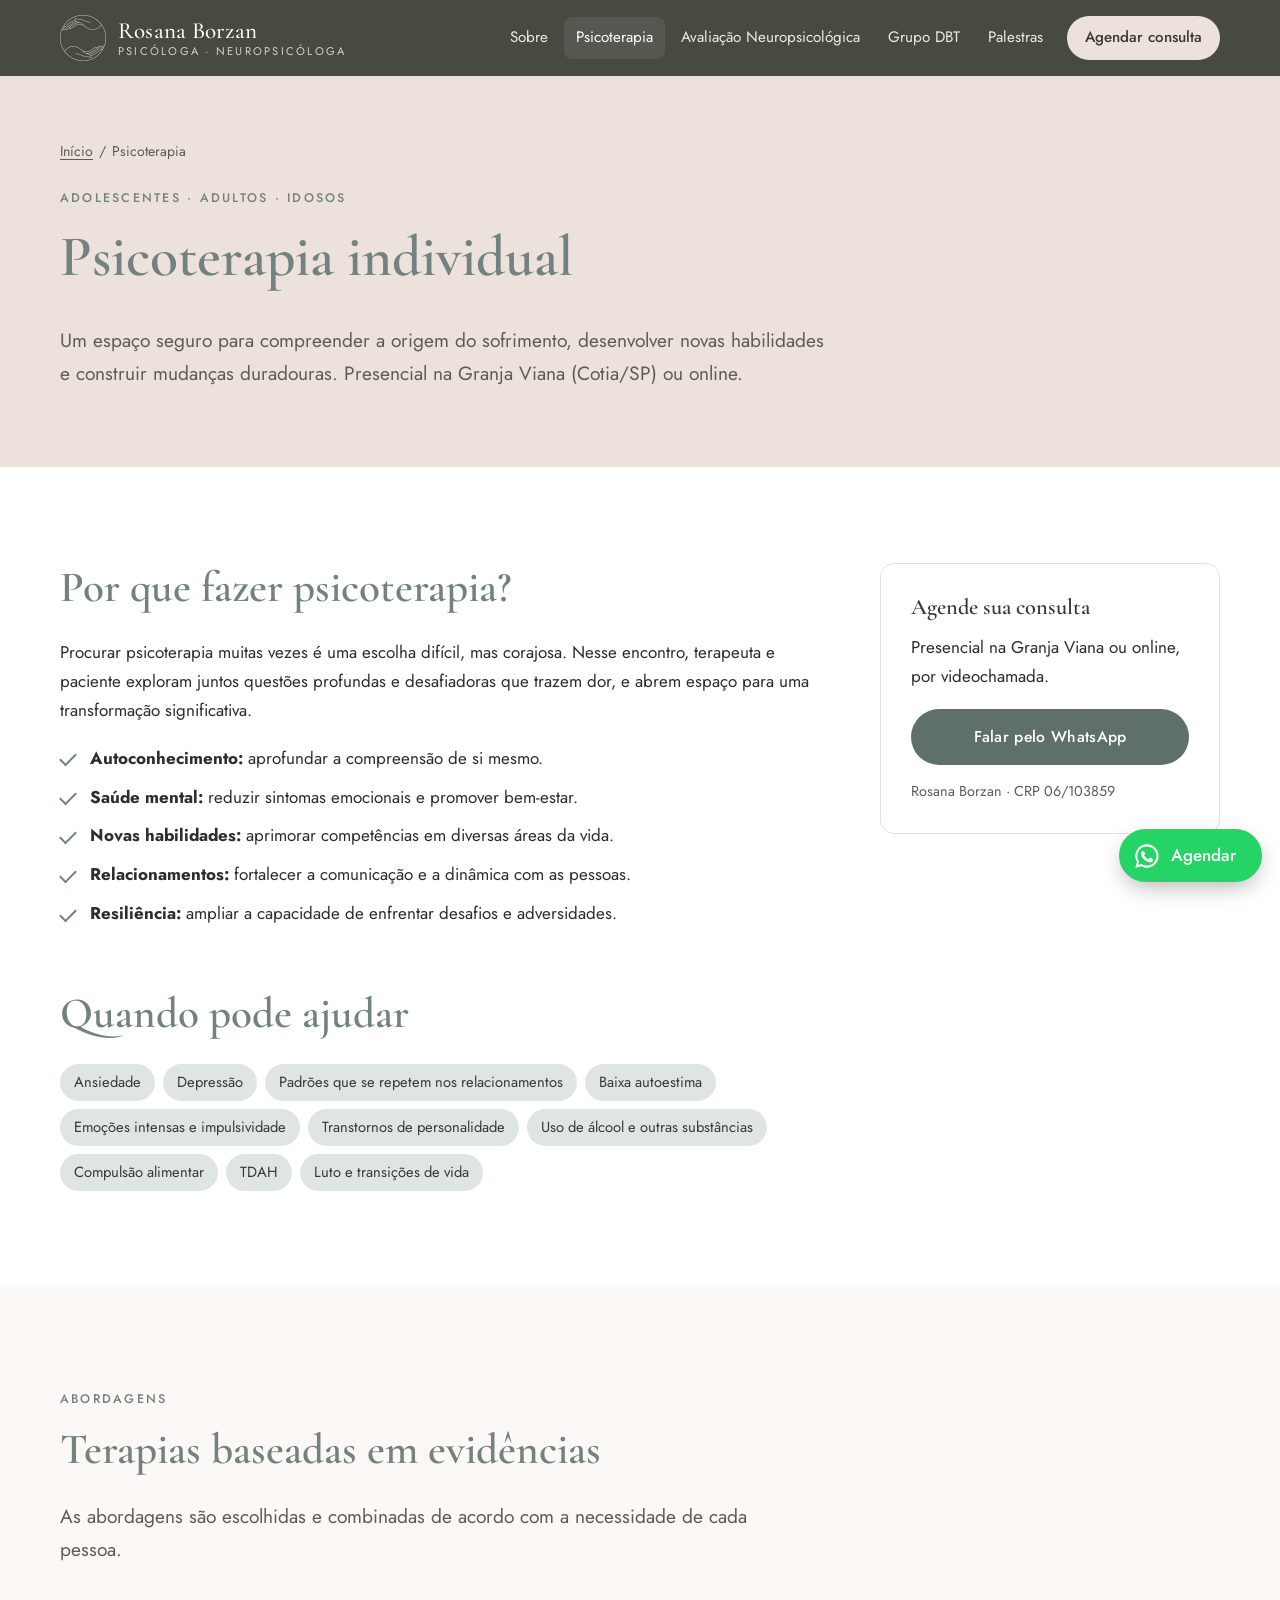
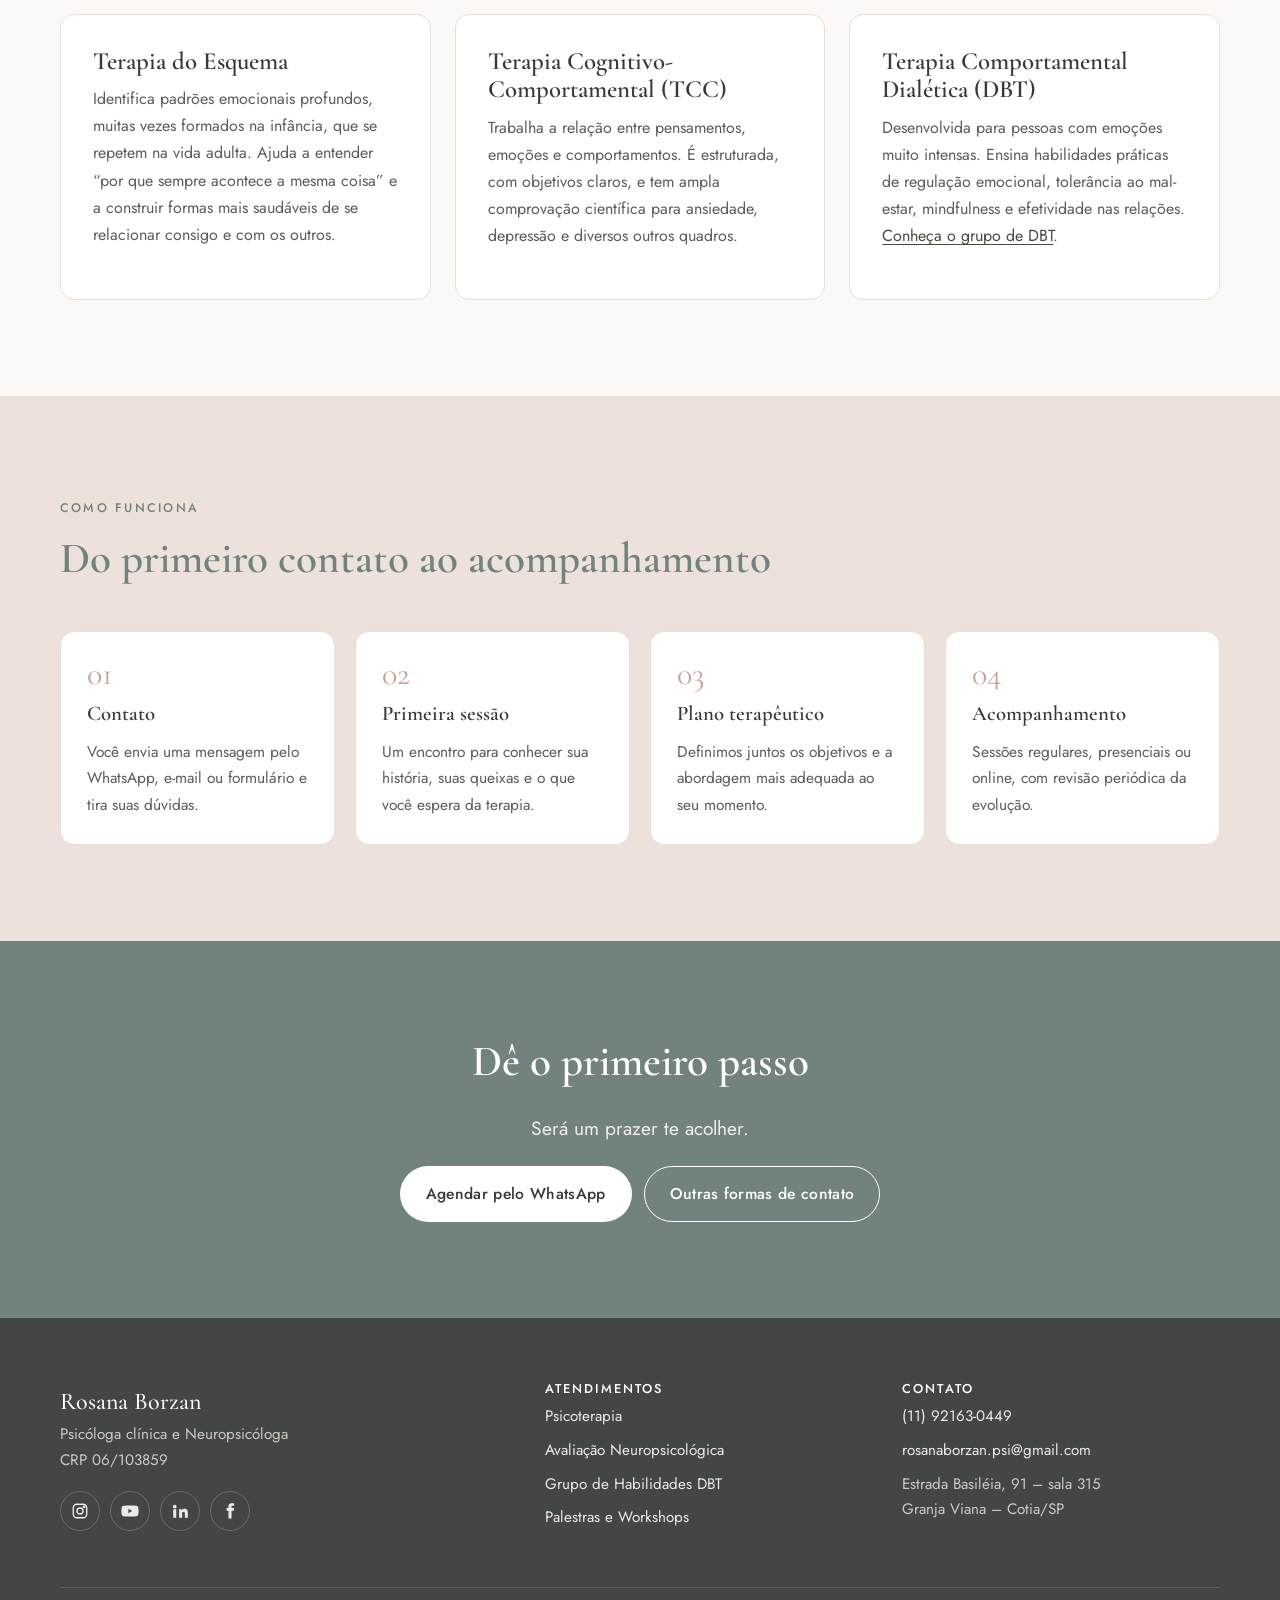
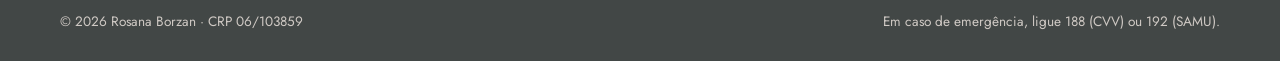
<file: psicoterapia/index.html>
<!doctype html>
<html lang="pt-BR">
<head>
  <meta charset="utf-8">
  <meta name="viewport" content="width=device-width, initial-scale=1">
  <!-- PRÉVIA: remover a linha abaixo quando o site for publicado no domínio oficial -->
  <meta name="robots" content="noindex, nofollow">
  <title>Psicoterapia na Granja Viana e Online | Terapia do Esquema, TCC e DBT – Rosana Borzan</title>
  <meta name="description" content="Psicoterapia para adolescentes, adultos e idosos com Terapia do Esquema, TCC e DBT. Consultório na Granja Viana, Cotia/SP, e atendimento online. CRP 06/103859.">
  <link rel="canonical" href="https://www.rosanaborzan.com.br/psicoterapia">
  <meta property="og:type" content="website">
  <meta property="og:locale" content="pt_BR">
  <meta property="og:title" content="Psicoterapia com Terapia do Esquema, TCC e DBT – Rosana Borzan">
  <meta property="og:description" content="Psicoterapia individual presencial na Granja Viana (Cotia/SP) e online.">
  <meta property="og:image" content="https://rosana.borzanti.com/assets/img/consultorio-2.jpg">
  <script type="application/ld+json">
  {
    "@context": "https://schema.org",
    "@graph": [
      { "@type": "BreadcrumbList", "itemListElement": [
        { "@type": "ListItem", "position": 1, "name": "Início", "item": "https://www.rosanaborzan.com.br/" },
        { "@type": "ListItem", "position": 2, "name": "Psicoterapia", "item": "https://www.rosanaborzan.com.br/psicoterapia" } ] },
      { "@type": "MedicalTherapy", "name": "Psicoterapia individual (Terapia do Esquema, TCC e DBT)",
        "provider": { "@id": "https://www.rosanaborzan.com.br/#consultorio" } }
    ]
  }
  </script>
  <meta name="theme-color" content="#464a41">
  <link rel="icon" href="../assets/img/favicon.png">
  <link rel="preconnect" href="https://fonts.googleapis.com">
  <link rel="preconnect" href="https://fonts.gstatic.com" crossorigin>
  <link href="https://fonts.googleapis.com/css2?family=Cormorant+Garamond:wght@500;600&family=Jost:wght@300;400;500&display=swap" rel="stylesheet">
  <link rel="stylesheet" href="../assets/css/style.css">
</head>
<body>
  <a class="skip-link" href="#conteudo">Pular para o conteúdo</a>

  <header class="site-header">
    <div class="wrap">
      <a class="brand" href="../" aria-label="Rosana Borzan — página inicial">
        <img src="../assets/img/simbolo.png" alt="" width="46" height="46">
        <span class="brand-text">
          <span class="brand-name">Rosana Borzan</span>
          <span class="brand-sub">Psicóloga · Neuropsicóloga</span>
        </span>
      </a>
      <button class="nav-toggle" aria-expanded="false" aria-controls="menu" aria-label="Abrir menu">
        <svg viewBox="0 0 24 24" fill="none" stroke="currentColor" stroke-width="1.6"><path d="M4 7h16M4 12h16M4 17h16"/></svg>
      </button>
      <nav class="site-nav" id="menu" aria-label="Principal">
        <ul>
          <li><a href="../sobre/">Sobre</a></li>
          <li><a href="../psicoterapia/" aria-current="page">Psicoterapia</a></li>
          <li><a href="../avaliacao-neuropsicologica/">Avaliação Neuropsicológica</a></li>
          <li><a href="../grupo-dbt/">Grupo DBT</a></li>
          <li><a href="../palestras/">Palestras</a></li>
          <li><a class="nav-cta" href="../#contato">Agendar consulta</a></li>
        </ul>
      </nav>
    </div>
  </header>

  <main id="conteudo">
    <section class="page-hero">
      <div class="wrap">
        <nav class="breadcrumb" aria-label="Você está em"><a href="../">Início</a><span aria-hidden="true">/</span>Psicoterapia</nav>
        <span class="eyebrow">Adolescentes · Adultos · Idosos</span>
        <h1>Psicoterapia individual</h1>
        <p class="lead">Um espaço seguro para compreender a origem do sofrimento, desenvolver novas habilidades e construir mudanças duradouras. Presencial na Granja Viana (Cotia/SP) ou online.</p>
      </div>
    </section>

    <section class="section section-alt">
      <div class="wrap layout-aside">
        <div class="prose">
          <h2>Por que fazer psicoterapia?</h2>
          <p>Procurar psicoterapia muitas vezes é uma escolha difícil, mas corajosa. Nesse encontro, terapeuta e paciente exploram juntos questões profundas e desafiadoras que trazem dor, e abrem espaço para uma transformação significativa.</p>
          <ul class="check-list">
            <li><strong>Autoconhecimento:</strong> aprofundar a compreensão de si mesmo.</li>
            <li><strong>Saúde mental:</strong> reduzir sintomas emocionais e promover bem-estar.</li>
            <li><strong>Novas habilidades:</strong> aprimorar competências em diversas áreas da vida.</li>
            <li><strong>Relacionamentos:</strong> fortalecer a comunicação e a dinâmica com as pessoas.</li>
            <li><strong>Resiliência:</strong> ampliar a capacidade de enfrentar desafios e adversidades.</li>
          </ul>

          <h2>Quando pode ajudar</h2>
          <ul class="pill-list">
            <li>Ansiedade</li>
            <li>Depressão</li>
            <li>Padrões que se repetem nos relacionamentos</li>
            <li>Baixa autoestima</li>
            <li>Emoções intensas e impulsividade</li>
            <li>Transtornos de personalidade</li>
            <li>Uso de álcool e outras substâncias</li>
            <li>Compulsão alimentar</li>
            <li>TDAH</li>
            <li>Luto e transições de vida</li>
          </ul>
        </div>
        <aside class="aside-box">
          <h3>Agende sua consulta</h3>
          <p>Presencial na Granja Viana ou online, por videochamada.</p>
          <a class="btn btn-primary" style="width:100%;justify-content:center" href="https://wa.me/5511921630449?text=Ol%C3%A1%2C%20Dra.%20Rosana!%20Gostaria%20de%20informa%C3%A7%C3%B5es%20sobre%20psicoterapia." target="_blank" rel="noopener">Falar pelo WhatsApp</a>
          <p style="margin:14px 0 0;font-size:.9rem;color:var(--ink-soft)">Rosana Borzan · CRP 06/103859</p>
        </aside>
      </div>
    </section>

    <section class="section">
      <div class="wrap">
        <div class="section-head">
          <span class="eyebrow">Abordagens</span>
          <h2>Terapias baseadas em evidências</h2>
          <p class="lead">As abordagens são escolhidas e combinadas de acordo com a necessidade de cada pessoa.</p>
        </div>
        <div class="grid-3">
          <article class="card">
            <h3>Terapia do Esquema</h3>
            <p>Identifica padrões emocionais profundos, muitas vezes formados na infância, que se repetem na vida adulta. Ajuda a entender “por que sempre acontece a mesma coisa” e a construir formas mais saudáveis de se relacionar consigo e com os outros.</p>
          </article>
          <article class="card">
            <h3>Terapia Cognitivo-Comportamental (TCC)</h3>
            <p>Trabalha a relação entre pensamentos, emoções e comportamentos. É estruturada, com objetivos claros, e tem ampla comprovação científica para ansiedade, depressão e diversos outros quadros.</p>
          </article>
          <article class="card">
            <h3>Terapia Comportamental Dialética (DBT)</h3>
            <p>Desenvolvida para pessoas com emoções muito intensas. Ensina habilidades práticas de regulação emocional, tolerância ao mal-estar, mindfulness e efetividade nas relações. <a href="../grupo-dbt/">Conheça o grupo de DBT</a>.</p>
          </article>
        </div>
      </div>
    </section>

    <section class="section section-rose">
      <div class="wrap">
        <div class="section-head">
          <span class="eyebrow">Como funciona</span>
          <h2>Do primeiro contato ao acompanhamento</h2>
        </div>
        <ol class="steps">
          <li><h3>Contato</h3><p>Você envia uma mensagem pelo WhatsApp, e-mail ou formulário e tira suas dúvidas.</p></li>
          <li><h3>Primeira sessão</h3><p>Um encontro para conhecer sua história, suas queixas e o que você espera da terapia.</p></li>
          <li><h3>Plano terapêutico</h3><p>Definimos juntos os objetivos e a abordagem mais adequada ao seu momento.</p></li>
          <li><h3>Acompanhamento</h3><p>Sessões regulares, presenciais ou online, com revisão periódica da evolução.</p></li>
        </ol>
      </div>
    </section>

    <section class="section cta-band">
      <div class="wrap narrow" style="text-align:center">
        <h2>Dê o primeiro passo</h2>
        <p class="lead">Será um prazer te acolher.</p>
        <div class="btn-row" style="justify-content:center">
          <a class="btn btn-light" href="https://wa.me/5511921630449?text=Ol%C3%A1%2C%20Dra.%20Rosana!%20Gostaria%20de%20agendar%20uma%20consulta." target="_blank" rel="noopener">Agendar pelo WhatsApp</a>
          <a class="btn btn-outline" style="color:#fff;border-color:#fff" href="../#contato">Outras formas de contato</a>
        </div>
      </div>
    </section>
  </main>

  <footer class="site-footer">
    <div class="wrap">
      <div class="footer-grid">
        <div>
          <p><strong style="color:#fff;font-family:var(--serif);font-size:1.5rem;font-weight:500">Rosana Borzan</strong><br>
          Psicóloga clínica e Neuropsicóloga<br>CRP 06/103859</p>
          <div class="social">
            <a href="https://instagram.com/rosanaborzan.psi" target="_blank" rel="noopener" aria-label="Instagram"><svg viewBox="0 0 24 24" fill="none" stroke="currentColor" stroke-width="1.8"><rect x="3" y="3" width="18" height="18" rx="5"/><circle cx="12" cy="12" r="4"/><circle cx="17.5" cy="6.5" r="1" fill="currentColor"/></svg></a>
            <a href="https://www.youtube.com/@rosanaborzan-psi" target="_blank" rel="noopener" aria-label="YouTube"><svg viewBox="0 0 24 24" fill="currentColor"><path d="M23 7.2a3 3 0 0 0-2.1-2.1C19 4.6 12 4.6 12 4.6s-7 0-8.9.5A3 3 0 0 0 1 7.2 31 31 0 0 0 .5 12a31 31 0 0 0 .5 4.8 3 3 0 0 0 2.1 2.1c1.9.5 8.9.5 8.9.5s7 0 8.9-.5a3 3 0 0 0 2.1-2.1 31 31 0 0 0 .5-4.8 31 31 0 0 0-.5-4.8ZM9.8 15V9l5.2 3-5.2 3Z"/></svg></a>
            <a href="https://www.linkedin.com/in/rosana-borzan-b3a8b321/" target="_blank" rel="noopener" aria-label="LinkedIn"><svg viewBox="0 0 24 24" fill="currentColor"><path d="M4.98 3.5a2.5 2.5 0 1 1 0 5 2.5 2.5 0 0 1 0-5ZM3 9.5h4V21H3V9.5Zm7 0h3.8v1.6h.1c.5-1 1.8-2 3.8-2 4 0 4.8 2.6 4.8 6V21h-4v-5.1c0-1.2 0-2.8-1.7-2.8s-2 1.3-2 2.7V21h-4V9.5Z"/></svg></a>
            <a href="https://www.facebook.com/rosanaborzan.psi" target="_blank" rel="noopener" aria-label="Facebook"><svg viewBox="0 0 24 24" fill="currentColor"><path d="M14 8V6c0-.9.6-1 1-1h2.5V1.5H14c-3.3 0-4 2.4-4 4V8H7.5v3.5H10V22h4V11.5h3l.5-3.5H14Z"/></svg></a>
          </div>
        </div>
        <div>
          <h4>Atendimentos</h4>
          <ul>
            <li><a href="../psicoterapia/">Psicoterapia</a></li>
            <li><a href="../avaliacao-neuropsicologica/">Avaliação Neuropsicológica</a></li>
            <li><a href="../grupo-dbt/">Grupo de Habilidades DBT</a></li>
            <li><a href="../palestras/">Palestras e Workshops</a></li>
          </ul>
        </div>
        <div>
          <h4>Contato</h4>
          <ul>
            <li><a href="https://wa.me/5511921630449" target="_blank" rel="noopener">(11) 92163-0449</a></li>
            <li><a href="mailto:rosanaborzan.psi@gmail.com">rosanaborzan.psi@gmail.com</a></li>
            <li>Estrada Basiléia, 91 – sala 315<br>Granja Viana – Cotia/SP</li>
          </ul>
        </div>
      </div>
      <div class="footer-bottom">
        <span>© <span data-year>2026</span> Rosana Borzan · CRP 06/103859</span>
        <span>Em caso de emergência, ligue 188 (CVV) ou 192 (SAMU).</span>
      </div>
    </div>
  </footer>

  <a class="wa-float" href="https://wa.me/5511921630449?text=Ol%C3%A1%2C%20Dra.%20Rosana!%20Gostaria%20de%20agendar%20uma%20consulta." target="_blank" rel="noopener" aria-label="Conversar pelo WhatsApp">
    <svg viewBox="0 0 24 24" fill="currentColor" aria-hidden="true"><path d="M12 2a10 10 0 0 0-8.6 15.1L2 22l5-1.3A10 10 0 1 0 12 2Zm0 18.2c-1.5 0-3-.4-4.3-1.2l-.3-.2-3 .8.8-2.9-.2-.3A8.2 8.2 0 1 1 12 20.2Zm4.5-6.1c-.2-.1-1.5-.7-1.7-.8-.2-.1-.4-.1-.6.1l-.8 1c-.1.2-.3.2-.5.1a6.7 6.7 0 0 1-3.3-2.9c-.3-.4.3-.4.7-1.3.1-.2 0-.3 0-.4l-.8-1.8c-.2-.5-.4-.4-.6-.4h-.5a1 1 0 0 0-.7.3c-.2.3-.9.9-.9 2.2s.9 2.5 1 2.7c.1.2 1.8 2.8 4.4 3.9 1.6.7 2.3.8 3.1.6.5-.1 1.5-.6 1.7-1.2.2-.6.2-1.1.2-1.2-.1-.1-.3-.2-.5-.3Z"/></svg>
    <span>Agendar</span>
  </a>

  <script src="../assets/js/main.js" defer></script>
</body>
</html>
</file>
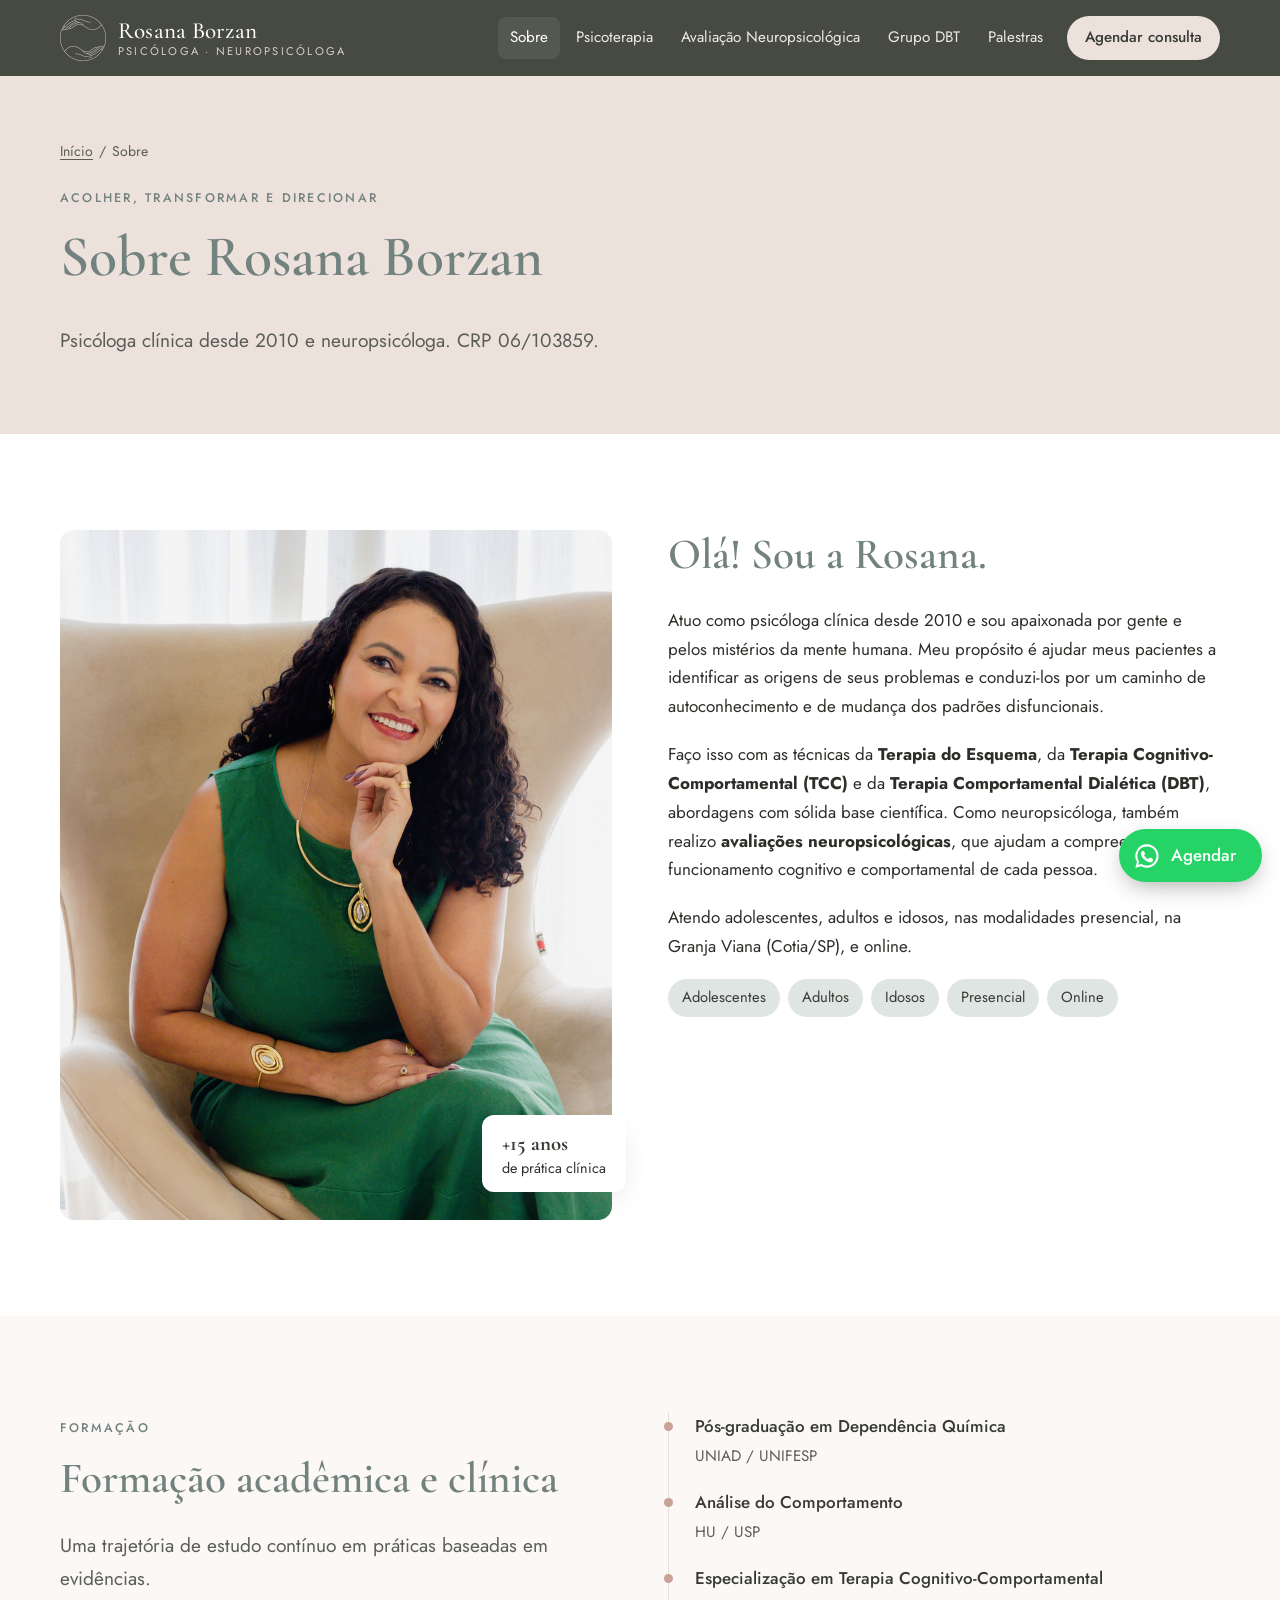
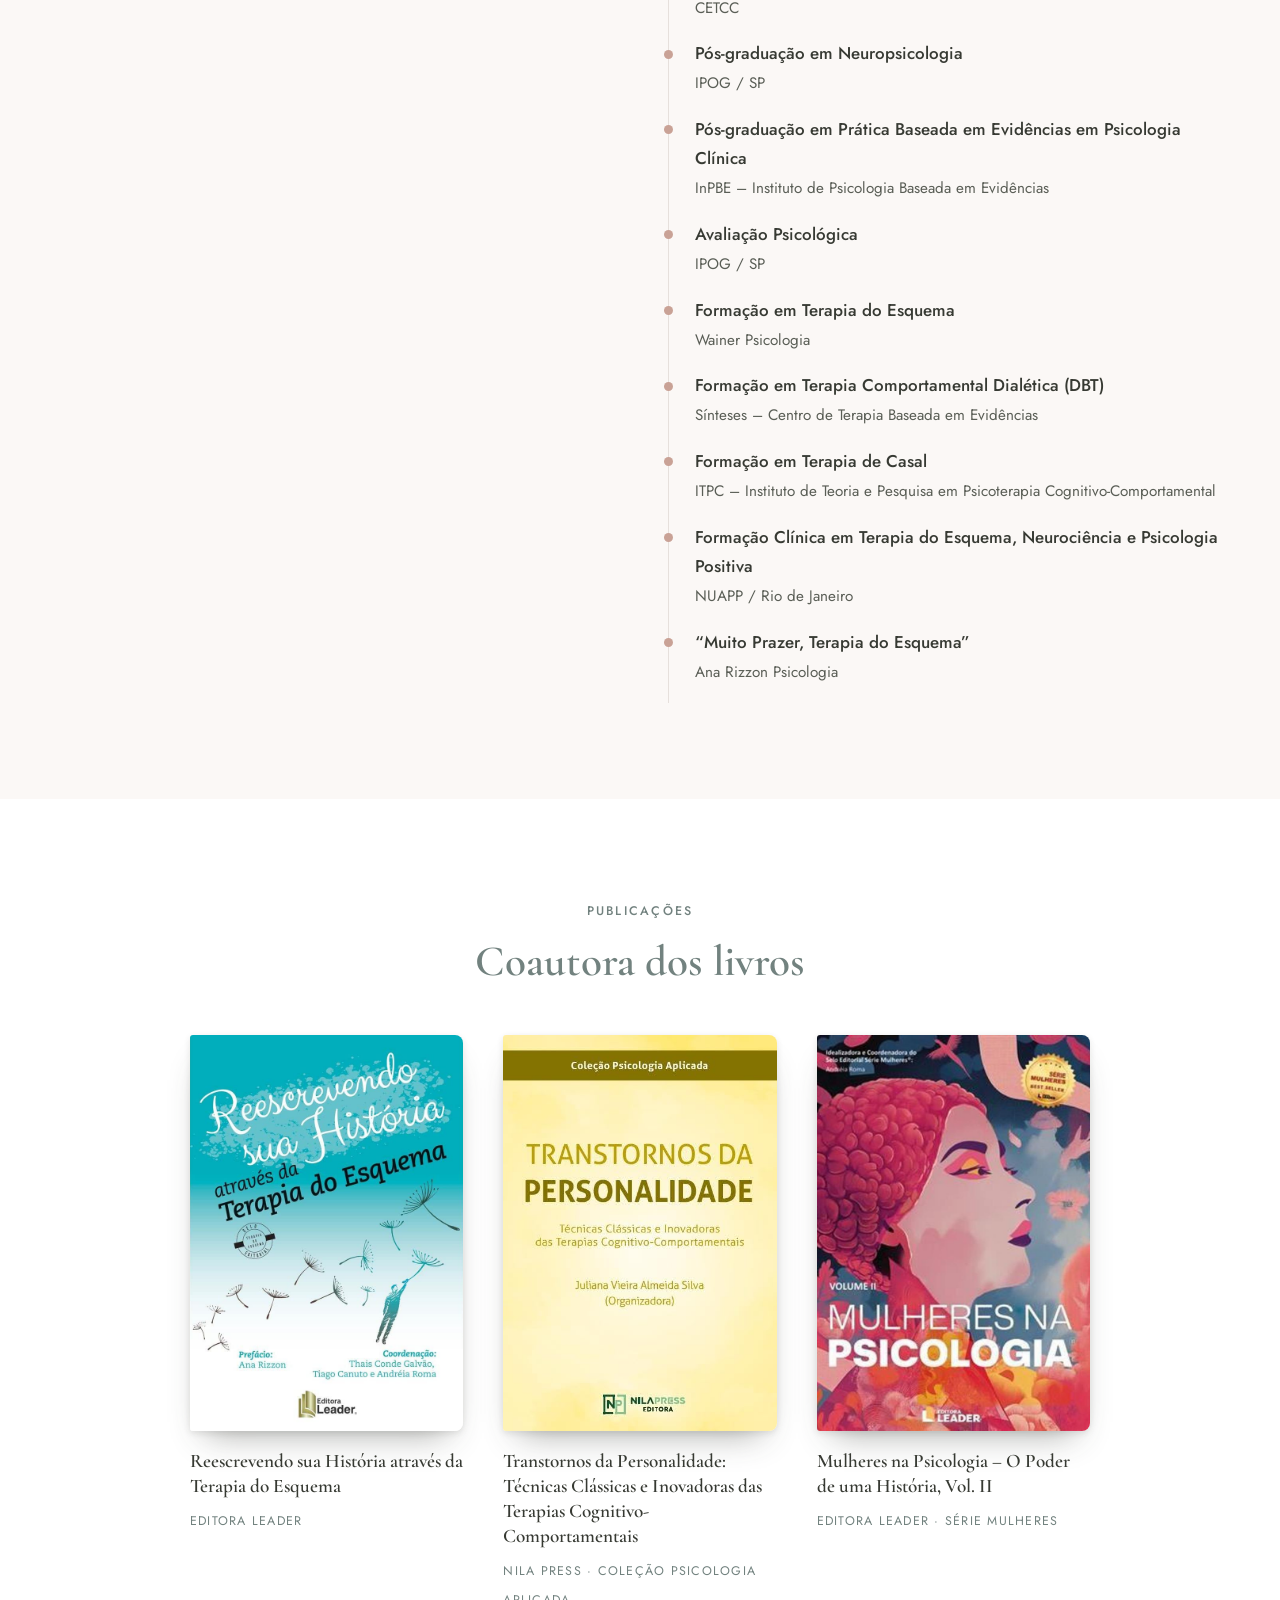
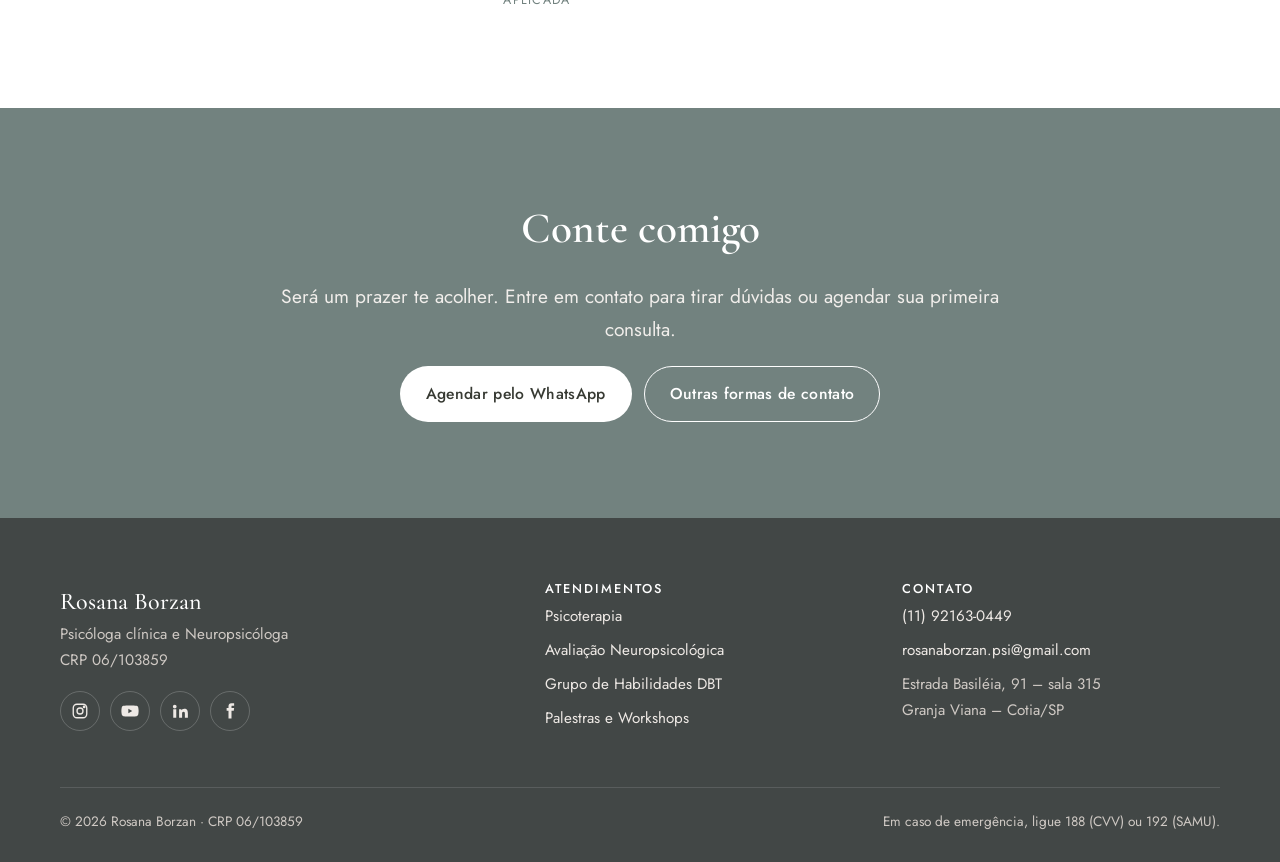
<file: sobre/index.html>
<!doctype html>
<html lang="pt-BR">
<head>
  <meta charset="utf-8">
  <meta name="viewport" content="width=device-width, initial-scale=1">
  <!-- PRÉVIA: remover a linha abaixo quando o site for publicado no domínio oficial -->
  <meta name="robots" content="noindex, nofollow">
  <title>Sobre Rosana Borzan | Psicóloga e Neuropsicóloga – CRP 06/103859</title>
  <meta name="description" content="Conheça a trajetória de Rosana Borzan: psicóloga clínica desde 2010, neuropsicóloga, formada em Terapia do Esquema e DBT, pós-graduada pela UNIFESP e USP e coautora de três livros.">
  <link rel="canonical" href="https://www.rosanaborzan.com.br/sobre">
  <meta property="og:type" content="profile">
  <meta property="og:locale" content="pt_BR">
  <meta property="og:title" content="Sobre Rosana Borzan | Psicóloga e Neuropsicóloga">
  <meta property="og:description" content="Psicóloga clínica desde 2010, neuropsicóloga e coautora de três livros.">
  <meta property="og:image" content="https://rosana.borzanti.com/assets/img/rosana-retrato.jpg">
  <meta name="theme-color" content="#464a41">
  <link rel="icon" href="../assets/img/favicon.png">
  <link rel="preconnect" href="https://fonts.googleapis.com">
  <link rel="preconnect" href="https://fonts.gstatic.com" crossorigin>
  <link href="https://fonts.googleapis.com/css2?family=Cormorant+Garamond:wght@500;600&family=Jost:wght@300;400;500&display=swap" rel="stylesheet">
  <link rel="stylesheet" href="../assets/css/style.css">
  <script type="application/ld+json">
  {
    "@context": "https://schema.org",
    "@type": "BreadcrumbList",
    "itemListElement": [
      { "@type": "ListItem", "position": 1, "name": "Início", "item": "https://www.rosanaborzan.com.br/" },
      { "@type": "ListItem", "position": 2, "name": "Sobre", "item": "https://www.rosanaborzan.com.br/sobre" }
    ]
  }
  </script>
</head>
<body>
  <a class="skip-link" href="#conteudo">Pular para o conteúdo</a>

  <header class="site-header">
    <div class="wrap">
      <a class="brand" href="../" aria-label="Rosana Borzan — página inicial">
        <img src="../assets/img/simbolo.png" alt="" width="46" height="46">
        <span class="brand-text">
          <span class="brand-name">Rosana Borzan</span>
          <span class="brand-sub">Psicóloga · Neuropsicóloga</span>
        </span>
      </a>
      <button class="nav-toggle" aria-expanded="false" aria-controls="menu" aria-label="Abrir menu">
        <svg viewBox="0 0 24 24" fill="none" stroke="currentColor" stroke-width="1.6"><path d="M4 7h16M4 12h16M4 17h16"/></svg>
      </button>
      <nav class="site-nav" id="menu" aria-label="Principal">
        <ul>
          <li><a href="../sobre/" aria-current="page">Sobre</a></li>
          <li><a href="../psicoterapia/">Psicoterapia</a></li>
          <li><a href="../avaliacao-neuropsicologica/">Avaliação Neuropsicológica</a></li>
          <li><a href="../grupo-dbt/">Grupo DBT</a></li>
          <li><a href="../palestras/">Palestras</a></li>
          <li><a class="nav-cta" href="../#contato">Agendar consulta</a></li>
        </ul>
      </nav>
    </div>
  </header>

  <main id="conteudo">
    <section class="page-hero">
      <div class="wrap">
        <nav class="breadcrumb" aria-label="Você está em"><a href="../">Início</a><span aria-hidden="true">/</span>Sobre</nav>
        <span class="eyebrow">Acolher, transformar e direcionar</span>
        <h1>Sobre Rosana Borzan</h1>
        <p class="lead">Psicóloga clínica desde 2010 e neuropsicóloga. CRP 06/103859.</p>
      </div>
    </section>

    <section class="section section-alt">
      <div class="wrap grid-2" style="align-items:start">
        <div class="portrait">
          <img src="../assets/img/rosana-poltrona.jpg"
               alt="Rosana Borzan, psicóloga clínica e neuropsicóloga" width="450" height="562">
          <div class="portrait-badge"><strong>+15 anos</strong>de prática clínica</div>
        </div>
        <div class="prose">
          <h2>Olá! Sou a Rosana.</h2>
          <p>Atuo como psicóloga clínica desde 2010 e sou apaixonada por gente e pelos mistérios da mente humana. Meu propósito é ajudar meus pacientes a identificar as origens de seus problemas e conduzi-los por um caminho de autoconhecimento e de mudança dos padrões disfuncionais.</p>
          <p>Faço isso com as técnicas da <strong>Terapia do Esquema</strong>, da <strong>Terapia Cognitivo-Comportamental (TCC)</strong> e da <strong>Terapia Comportamental Dialética (DBT)</strong>, abordagens com sólida base científica. Como neuropsicóloga, também realizo <strong>avaliações neuropsicológicas</strong>, que ajudam a compreender o funcionamento cognitivo e comportamental de cada pessoa.</p>
          <p>Atendo adolescentes, adultos e idosos, nas modalidades presencial, na Granja Viana (Cotia/SP), e online.</p>
          <ul class="pill-list" aria-label="Públicos atendidos">
            <li>Adolescentes</li><li>Adultos</li><li>Idosos</li><li>Presencial</li><li>Online</li>
          </ul>
        </div>
      </div>
    </section>

    <section class="section">
      <div class="wrap grid-2" style="align-items:start">
        <div>
          <span class="eyebrow">Formação</span>
          <h2>Formação acadêmica e clínica</h2>
          <p class="lead">Uma trajetória de estudo contínuo em práticas baseadas em evidências.</p>
        </div>
        <ul class="timeline">
          <li><strong>Pós-graduação em Dependência Química</strong><span>UNIAD / UNIFESP</span></li>
          <li><strong>Análise do Comportamento</strong><span>HU / USP</span></li>
          <li><strong>Especialização em Terapia Cognitivo-Comportamental</strong><span>CETCC</span></li>
          <li><strong>Pós-graduação em Neuropsicologia</strong><span>IPOG / SP</span></li>
          <li><strong>Pós-graduação em Prática Baseada em Evidências em Psicologia Clínica</strong><span>InPBE – Instituto de Psicologia Baseada em Evidências</span></li>
          <li><strong>Avaliação Psicológica</strong><span>IPOG / SP</span></li>
          <li><strong>Formação em Terapia do Esquema</strong><span>Wainer Psicologia</span></li>
          <li><strong>Formação em Terapia Comportamental Dialética (DBT)</strong><span>Sínteses – Centro de Terapia Baseada em Evidências</span></li>
          <li><strong>Formação em Terapia de Casal</strong><span>ITPC – Instituto de Teoria e Pesquisa em Psicoterapia Cognitivo-Comportamental</span></li>
          <li><strong>Formação Clínica em Terapia do Esquema, Neurociência e Psicologia Positiva</strong><span>NUAPP / Rio de Janeiro</span></li>
          <li><strong>“Muito Prazer, Terapia do Esquema”</strong><span>Ana Rizzon Psicologia</span></li>
        </ul>
      </div>
    </section>

    <section class="section section-alt">
      <div class="wrap">
        <div class="section-head center">
          <span class="eyebrow">Publicações</span>
          <h2>Coautora dos livros</h2>
        </div>
        <div class="books">
          <figure class="book">
            <img src="../assets/img/livro-terapia-do-esquema.jpg" alt="Capa do livro Reescrevendo sua História através da Terapia do Esquema" width="345" height="500" loading="lazy">
            <figcaption><h3>Reescrevendo sua História através da Terapia do Esquema</h3><span>Editora Leader</span></figcaption>
          </figure>
          <figure class="book">
            <img src="../assets/img/livro-transtornos-da-personalidade.jpg" alt="Capa do livro Transtornos da Personalidade: Técnicas Clássicas e Inovadoras das Terapias Cognitivo-Comportamentais" width="345" height="500" loading="lazy">
            <figcaption><h3>Transtornos da Personalidade: Técnicas Clássicas e Inovadoras das Terapias Cognitivo-Comportamentais</h3><span>Nila Press · Coleção Psicologia Aplicada</span></figcaption>
          </figure>
          <figure class="book">
            <img src="../assets/img/livro-mulheres-na-psicologia.jpg" alt="Capa do livro Mulheres na Psicologia, Volume II" width="345" height="500" loading="lazy">
            <figcaption><h3>Mulheres na Psicologia – O Poder de uma História, Vol. II</h3><span>Editora Leader · Série Mulheres</span></figcaption>
          </figure>
        </div>
      </div>
    </section>

    <section class="section cta-band">
      <div class="wrap narrow" style="text-align:center">
        <h2>Conte comigo</h2>
        <p class="lead">Será um prazer te acolher. Entre em contato para tirar dúvidas ou agendar sua primeira consulta.</p>
        <div class="btn-row" style="justify-content:center">
          <a class="btn btn-light" href="https://wa.me/5511921630449?text=Ol%C3%A1%2C%20Dra.%20Rosana!%20Gostaria%20de%20agendar%20uma%20consulta." target="_blank" rel="noopener">Agendar pelo WhatsApp</a>
          <a class="btn btn-outline" style="color:#fff;border-color:#fff" href="../#contato">Outras formas de contato</a>
        </div>
      </div>
    </section>
  </main>

  <footer class="site-footer">
    <div class="wrap">
      <div class="footer-grid">
        <div>
          <p><strong style="color:#fff;font-family:var(--serif);font-size:1.5rem;font-weight:500">Rosana Borzan</strong><br>
          Psicóloga clínica e Neuropsicóloga<br>CRP 06/103859</p>
          <div class="social">
            <a href="https://instagram.com/rosanaborzan.psi" target="_blank" rel="noopener" aria-label="Instagram"><svg viewBox="0 0 24 24" fill="none" stroke="currentColor" stroke-width="1.8"><rect x="3" y="3" width="18" height="18" rx="5"/><circle cx="12" cy="12" r="4"/><circle cx="17.5" cy="6.5" r="1" fill="currentColor"/></svg></a>
            <a href="https://www.youtube.com/@rosanaborzan-psi" target="_blank" rel="noopener" aria-label="YouTube"><svg viewBox="0 0 24 24" fill="currentColor"><path d="M23 7.2a3 3 0 0 0-2.1-2.1C19 4.6 12 4.6 12 4.6s-7 0-8.9.5A3 3 0 0 0 1 7.2 31 31 0 0 0 .5 12a31 31 0 0 0 .5 4.8 3 3 0 0 0 2.1 2.1c1.9.5 8.9.5 8.9.5s7 0 8.9-.5a3 3 0 0 0 2.1-2.1 31 31 0 0 0 .5-4.8 31 31 0 0 0-.5-4.8ZM9.8 15V9l5.2 3-5.2 3Z"/></svg></a>
            <a href="https://www.linkedin.com/in/rosana-borzan-b3a8b321/" target="_blank" rel="noopener" aria-label="LinkedIn"><svg viewBox="0 0 24 24" fill="currentColor"><path d="M4.98 3.5a2.5 2.5 0 1 1 0 5 2.5 2.5 0 0 1 0-5ZM3 9.5h4V21H3V9.5Zm7 0h3.8v1.6h.1c.5-1 1.8-2 3.8-2 4 0 4.8 2.6 4.8 6V21h-4v-5.1c0-1.2 0-2.8-1.7-2.8s-2 1.3-2 2.7V21h-4V9.5Z"/></svg></a>
            <a href="https://www.facebook.com/rosanaborzan.psi" target="_blank" rel="noopener" aria-label="Facebook"><svg viewBox="0 0 24 24" fill="currentColor"><path d="M14 8V6c0-.9.6-1 1-1h2.5V1.5H14c-3.3 0-4 2.4-4 4V8H7.5v3.5H10V22h4V11.5h3l.5-3.5H14Z"/></svg></a>
          </div>
        </div>
        <div>
          <h4>Atendimentos</h4>
          <ul>
            <li><a href="../psicoterapia/">Psicoterapia</a></li>
            <li><a href="../avaliacao-neuropsicologica/">Avaliação Neuropsicológica</a></li>
            <li><a href="../grupo-dbt/">Grupo de Habilidades DBT</a></li>
            <li><a href="../palestras/">Palestras e Workshops</a></li>
          </ul>
        </div>
        <div>
          <h4>Contato</h4>
          <ul>
            <li><a href="https://wa.me/5511921630449" target="_blank" rel="noopener">(11) 92163-0449</a></li>
            <li><a href="mailto:rosanaborzan.psi@gmail.com">rosanaborzan.psi@gmail.com</a></li>
            <li>Estrada Basiléia, 91 – sala 315<br>Granja Viana – Cotia/SP</li>
          </ul>
        </div>
      </div>
      <div class="footer-bottom">
        <span>© <span data-year>2026</span> Rosana Borzan · CRP 06/103859</span>
        <span>Em caso de emergência, ligue 188 (CVV) ou 192 (SAMU).</span>
      </div>
    </div>
  </footer>

  <a class="wa-float" href="https://wa.me/5511921630449?text=Ol%C3%A1%2C%20Dra.%20Rosana!%20Gostaria%20de%20agendar%20uma%20consulta." target="_blank" rel="noopener" aria-label="Conversar pelo WhatsApp">
    <svg viewBox="0 0 24 24" fill="currentColor" aria-hidden="true"><path d="M12 2a10 10 0 0 0-8.6 15.1L2 22l5-1.3A10 10 0 1 0 12 2Zm0 18.2c-1.5 0-3-.4-4.3-1.2l-.3-.2-3 .8.8-2.9-.2-.3A8.2 8.2 0 1 1 12 20.2Zm4.5-6.1c-.2-.1-1.5-.7-1.7-.8-.2-.1-.4-.1-.6.1l-.8 1c-.1.2-.3.2-.5.1a6.7 6.7 0 0 1-3.3-2.9c-.3-.4.3-.4.7-1.3.1-.2 0-.3 0-.4l-.8-1.8c-.2-.5-.4-.4-.6-.4h-.5a1 1 0 0 0-.7.3c-.2.3-.9.9-.9 2.2s.9 2.5 1 2.7c.1.2 1.8 2.8 4.4 3.9 1.6.7 2.3.8 3.1.6.5-.1 1.5-.6 1.7-1.2.2-.6.2-1.1.2-1.2-.1-.1-.3-.2-.5-.3Z"/></svg>
    <span>Agendar</span>
  </a>

  <script src="../assets/js/main.js" defer></script>
</body>
</html>
</file>
<file: assets/css/style.css>
/* ==========================================================
   Rosana Borzan — Psicóloga e Neuropsicóloga
   Identidade: oliva + sálvia + rosê (herdada do site atual)
   ========================================================== */

:root {
  --olive: #464a41;
  --olive-deep: #373a33;
  --sage: #72827f;
  --sage-deep: #5f6f6c;
  --sage-soft: #dfe5e3;
  --rose: #c9a296;
  --rose-soft: #ede1dc;
  --footer: #424746;
  --cream: #fbf8f6;
  --paper: #ffffff;
  --ink: #2c2f29;
  --ink-soft: #5a5e56;
  --line: #e6e0dc;

  --serif: "Cormorant Garamond", Georgia, "Times New Roman", serif;
  --sans: "Jost", "Futura", "Segoe UI", system-ui, sans-serif;

  --radius: 14px;
  --shadow: 0 10px 30px -12px rgba(55, 58, 51, 0.25);
  --wrap: 1160px;
}

*,
*::before,
*::after { box-sizing: border-box; }

html { scroll-behavior: smooth; }

body {
  margin: 0;
  font-family: var(--sans);
  font-size: 1.0625rem;
  line-height: 1.7;
  color: var(--ink);
  background: var(--cream);
  -webkit-font-smoothing: antialiased;
}

img { max-width: 100%; height: auto; display: block; }

a { color: var(--olive); text-underline-offset: 3px; }
a:hover { color: var(--sage); }

h1, h2, h3, h4 {
  font-family: var(--serif);
  font-weight: 600;
  line-height: 1.15;
  color: var(--olive-deep);
  margin: 0 0 0.6em;
}
h1 { font-size: clamp(2.3rem, 5vw, 3.6rem); }
h2 { font-size: clamp(1.9rem, 3.6vw, 2.7rem); }
h3 { font-size: 1.55rem; }
p  { margin: 0 0 1.1em; }
h1, h2 { color: var(--sage); }

.wrap { width: min(100% - 32px, var(--wrap)); margin-inline: auto; }
.narrow { max-width: 760px; }

.eyebrow {
  display: inline-block;
  font-family: var(--sans);
  font-size: 0.78rem;
  font-weight: 500;
  letter-spacing: 0.18em;
  text-transform: uppercase;
  color: var(--sage);
  margin-bottom: 0.9rem;
}

.lead { font-size: 1.2rem; color: var(--ink-soft); }

.skip-link {
  position: absolute; left: -9999px; top: 0;
  background: var(--olive); color: #fff; padding: 8px 14px; z-index: 100;
}
.skip-link:focus { left: 8px; top: 8px; }

:focus-visible { outline: 2px solid var(--rose); outline-offset: 3px; }

/* ---------- Botões ---------- */
.btn {
  display: inline-flex; align-items: center; gap: 0.55em;
  padding: 0.85em 1.6em;
  border-radius: 999px;
  font-family: var(--sans); font-size: 0.98rem; font-weight: 500;
  text-decoration: none; letter-spacing: 0.02em;
  border: 1px solid transparent;
  cursor: pointer;
  transition: background 0.2s, color 0.2s, border-color 0.2s, transform 0.2s;
}
.btn:hover { transform: translateY(-1px); }
.btn svg { width: 1.15em; height: 1.15em; flex: none; }
.btn-primary { background: var(--sage-deep); color: #fff; }
.btn-primary:hover { background: var(--olive); color: #fff; }
.btn-outline { border-color: var(--olive); color: var(--olive); background: transparent; }
.btn-outline:hover { background: var(--olive); color: #fff; }
.btn-light { background: #fff; color: var(--olive-deep); }
.btn-light:hover { background: var(--rose-soft); color: var(--olive-deep); }
.btn-row { display: flex; flex-wrap: wrap; gap: 12px; }

/* ---------- Cabeçalho ---------- */
.site-header {
  position: sticky; top: 0; z-index: 50;
  background: var(--olive);
  color: #fff;
}
.site-header .wrap {
  display: flex; align-items: center; justify-content: space-between;
  min-height: 76px; gap: 24px;
}
.brand { display: flex; align-items: center; gap: 12px; text-decoration: none; color: #fff; }
.brand img { width: 46px; height: 46px; object-fit: contain; }
.brand-text { display: flex; flex-direction: column; line-height: 1.15; }
.brand-name { font-family: var(--serif); font-size: 1.45rem; font-weight: 500; letter-spacing: 0.01em; }
.brand-sub { font-size: 0.7rem; letter-spacing: 0.2em; text-transform: uppercase; color: #d9cfc9; }
.brand:hover { color: #fff; }

.nav-toggle {
  display: none;
  background: none; border: 0; color: #fff; padding: 8px; cursor: pointer;
}
.nav-toggle svg { width: 28px; height: 28px; }

.site-nav ul { list-style: none; margin: 0; padding: 0; display: flex; align-items: center; gap: 4px; }
.site-nav a {
  display: block; padding: 8px 12px;
  color: #eee9e5; text-decoration: none; font-size: 0.95rem; white-space: nowrap;
  border-radius: 8px;
}
.site-nav a:hover, .site-nav a[aria-current="page"] { color: #fff; background: rgba(255,255,255,0.08); }
.site-nav .nav-cta {
  margin-left: 8px; background: var(--rose-soft); color: var(--olive-deep);
  padding: 9px 18px; border-radius: 999px; font-weight: 500;
}
.site-nav .nav-cta:hover { background: #fff; color: var(--olive-deep); }

@media (max-width: 1120px) {
  .nav-toggle { display: block; }
  .site-nav {
    position: absolute; left: 0; right: 0; top: 100%;
    background: var(--olive);
    border-top: 1px solid rgba(255,255,255,0.1);
    display: none;
  }
  .site-nav.open { display: block; }
  .site-nav ul { flex-direction: column; align-items: stretch; padding: 12px 16px 20px; gap: 2px; }
  .site-nav a { padding: 12px; font-size: 1.05rem; }
  .site-nav .nav-cta { margin: 10px 0 0; text-align: center; }
}

/* ---------- Hero ---------- */
.hero {
  background: linear-gradient(180deg, var(--cream) 0%, var(--rose-soft) 100%);
  overflow: hidden;
}
.hero .wrap {
  display: grid; grid-template-columns: 1.1fr 0.9fr; gap: 56px; align-items: center;
  padding-block: 72px 0;
}
.hero-text { padding-bottom: 72px; }
.hero h1 { margin-bottom: 0.4em; }
.hero h1 span { display: block; font-size: 0.55em; font-weight: 500; color: var(--olive); margin-top: 0.35em; }
.hero .lead { max-width: 34em; }
.hero-photo { align-self: end; position: relative; }
.hero-photo img {
  width: 100%; max-width: 460px; margin-left: auto;
  border-radius: 240px 240px 0 0;
  aspect-ratio: 4 / 5; object-fit: cover; object-position: top;
}
.trust {
  list-style: none; padding: 0; margin: 32px 0 0;
  display: flex; flex-wrap: wrap; gap: 10px 22px;
  font-size: 0.92rem; color: var(--ink-soft);
}
.trust li { display: flex; align-items: center; gap: 8px; }
.trust li::before {
  content: ""; width: 7px; height: 7px; border-radius: 50%; background: var(--rose); flex: none;
}

@media (max-width: 860px) {
  .hero .wrap { grid-template-columns: 1fr; gap: 28px; padding-top: 40px; }
  .hero-text { padding-bottom: 0; }
  .hero-photo { order: -1; }
  .hero-photo img { max-width: 220px; margin: 0 auto; border-radius: 120px 120px 0 0; }
}

/* ---------- Faixa de credenciais ---------- */
.creds { background: var(--sage); color: #f4f1ee; padding: 30px 0; }
.creds .wrap { display: flex; flex-wrap: wrap; gap: 14px 40px; justify-content: center; text-align: center; }
.creds strong { display: block; font-family: var(--serif); font-size: 1.6rem; font-weight: 500; color: #fff; line-height: 1.2; }
.creds span { font-size: 0.85rem; letter-spacing: 0.04em; }

/* ---------- Seções ---------- */
.section { padding: 96px 0; }
.section-alt { background: var(--paper); }
.section-rose { background: var(--rose-soft); }
.section-head { max-width: 720px; margin-bottom: 48px; }
.section-head.center { margin-inline: auto; text-align: center; }
@media (max-width: 700px) { .section { padding: 64px 0; } }

.grid-2 { display: grid; grid-template-columns: 1fr 1fr; gap: 56px; align-items: center; }
.grid-3 { display: grid; grid-template-columns: repeat(3, 1fr); gap: 24px; }
.grid-4 { display: grid; grid-template-columns: repeat(2, 1fr); gap: 24px; }
@media (max-width: 860px) {
  .grid-2, .grid-3, .grid-4 { grid-template-columns: 1fr; gap: 28px; }
}

/* ---------- Cards ---------- */
.card {
  background: var(--paper);
  border: 1px solid var(--line);
  border-radius: var(--radius);
  padding: 32px;
  display: flex; flex-direction: column;
  transition: box-shadow 0.25s, transform 0.25s;
}
.section-alt .card { background: var(--cream); }
a.card { text-decoration: none; color: inherit; }
a.card:hover { box-shadow: var(--shadow); transform: translateY(-3px); color: inherit; }
.card-num { font-family: var(--serif); font-size: 1.1rem; color: var(--rose); margin-bottom: 6px; }
.card h3 { margin-bottom: 0.4em; }
.card p { color: var(--ink-soft); font-size: 1rem; }
.card .more { margin-top: auto; font-weight: 500; color: var(--olive); display: inline-flex; align-items: center; gap: 6px; }
.card .more::after { content: "→"; transition: transform 0.2s; }
a.card:hover .more::after { transform: translateX(4px); }

.pill-list { list-style: none; padding: 0; margin: 0; display: flex; flex-wrap: wrap; gap: 8px; }
.pill-list li {
  background: var(--sage-soft); color: var(--olive-deep);
  border-radius: 999px; padding: 6px 14px; font-size: 0.92rem;
}

.check-list { list-style: none; padding: 0; margin: 0 0 1.2em; }
.check-list li { position: relative; padding-left: 30px; margin-bottom: 10px; }
.check-list li::before {
  content: ""; position: absolute; left: 0; top: 0.55em;
  width: 16px; height: 9px;
  border-left: 2px solid var(--sage); border-bottom: 2px solid var(--sage);
  transform: rotate(-45deg);
}

/* ---------- Sobre (teaser) ---------- */
.portrait img { border-radius: var(--radius); aspect-ratio: 4 / 5; object-fit: cover; object-position: top; width: 100%; }
.portrait { position: relative; }
.portrait-badge {
  position: absolute; right: -14px; bottom: 28px;
  background: var(--paper); border-radius: 12px; box-shadow: var(--shadow);
  padding: 14px 20px; font-size: 0.9rem; line-height: 1.4;
}
.portrait-badge strong { font-family: var(--serif); font-size: 1.3rem; color: var(--olive-deep); display: block; }
@media (max-width: 860px) { .portrait-badge { right: 12px; } }

/* ---------- Livros ---------- */
.books { display: grid; grid-template-columns: repeat(3, 1fr); gap: 40px; max-width: 900px; margin-inline: auto; }
.book { margin: 0; display: flex; flex-direction: column; gap: 18px; }
.book img {
  width: 100%; aspect-ratio: 69 / 100; object-fit: cover;
  border-radius: 3px 8px 8px 3px;
  box-shadow: 0 18px 32px -16px rgba(55, 58, 51, 0.45), 0 2px 6px rgba(55, 58, 51, 0.12);
  transition: transform 0.3s;
}
.book:hover img { transform: translateY(-4px); }
.book h3 { font-size: 1.2rem; line-height: 1.3; margin: 0 0 6px; }
.book span { font-size: 0.78rem; letter-spacing: 0.1em; text-transform: uppercase; color: var(--sage); }
@media (max-width: 860px) {
  .books { grid-template-columns: repeat(3, 70%); overflow-x: auto; scroll-snap-type: x mandatory; gap: 20px; padding-bottom: 8px; }
  .book { scroll-snap-align: start; }
}

/* ---------- Formação ---------- */
.timeline { list-style: none; margin: 0; padding: 0; border-left: 1px solid var(--line); }
.timeline li { position: relative; padding: 0 0 18px 26px; }
.timeline li::before {
  content: ""; position: absolute; left: -5px; top: 0.6em;
  width: 9px; height: 9px; border-radius: 50%; background: var(--rose);
}
.timeline strong { display: block; font-weight: 500; color: var(--olive-deep); }
.timeline span { color: var(--ink-soft); font-size: 0.95rem; }

/* ---------- Galeria consultório ---------- */
.gallery { display: grid; grid-template-columns: repeat(3, 1fr); gap: 14px; }
.gallery img { border-radius: 10px; aspect-ratio: 3 / 4; object-fit: cover; width: 100%; }
@media (max-width: 600px) {
  .gallery { grid-template-columns: repeat(3, 70%); overflow-x: auto; scroll-snap-type: x mandatory; padding-bottom: 6px; }
  .gallery img { scroll-snap-align: start; }
}

.info-list { list-style: none; padding: 0; margin: 0 0 28px; }
.info-list li { display: flex; gap: 14px; padding: 12px 0; border-bottom: 1px solid var(--line); }
.info-list svg { width: 22px; height: 22px; color: var(--sage); flex: none; margin-top: 3px; }

/* ---------- Passos ---------- */
.steps { counter-reset: step; list-style: none; padding: 0; margin: 0; display: grid; grid-template-columns: repeat(4, 1fr); gap: 20px; }
.steps li { counter-increment: step; background: var(--paper); border: 1px solid var(--line); border-radius: var(--radius); padding: 26px; }
.steps li::before {
  content: counter(step, decimal-leading-zero);
  display: block; font-family: var(--serif); font-size: 2rem; color: var(--rose); line-height: 1; margin-bottom: 12px;
}
.steps h3 { font-size: 1.3rem; }
.steps p { font-size: 0.97rem; color: var(--ink-soft); margin: 0; }
@media (max-width: 980px) { .steps { grid-template-columns: 1fr 1fr; } }
@media (max-width: 600px) { .steps { grid-template-columns: 1fr; } }

/* ---------- FAQ ---------- */
.faq details {
  border-bottom: 1px solid var(--line);
  padding: 4px 0;
}
.faq summary {
  cursor: pointer; list-style: none;
  font-family: var(--serif); font-size: 1.35rem; font-weight: 600; color: var(--olive-deep);
  padding: 18px 40px 18px 0; position: relative;
}
.faq summary::-webkit-details-marker { display: none; }
.faq summary::after {
  content: "+"; position: absolute; right: 6px; top: 50%; transform: translateY(-50%);
  font-family: var(--sans); font-weight: 300; font-size: 1.7rem; color: var(--sage);
}
.faq details[open] summary::after { content: "−"; }
.faq details p { color: var(--ink-soft); padding-right: 40px; }

/* ---------- Page hero (páginas internas) ---------- */
.page-hero { background: var(--rose-soft); padding: 64px 0 56px; }
.page-hero .lead { max-width: 40em; }
.breadcrumb { font-size: 0.88rem; color: var(--ink-soft); margin-bottom: 18px; }
.breadcrumb a { color: var(--ink-soft); }
.breadcrumb span[aria-hidden] { margin: 0 6px; }

.prose h2 { margin-top: 1.4em; }
.prose h2:first-child { margin-top: 0; }

.aside-box {
  background: var(--paper); border: 1px solid var(--line); border-radius: var(--radius);
  padding: 30px; position: sticky; top: 100px;
}
.aside-box h3 { font-size: 1.4rem; }
.layout-aside { display: grid; grid-template-columns: 1fr 340px; gap: 56px; align-items: start; }
@media (max-width: 980px) { .layout-aside { grid-template-columns: 1fr; } .aside-box { position: static; } }

/* ---------- DBT: ficha da turma ---------- */
.facts { display: grid; grid-template-columns: repeat(auto-fit, minmax(180px, 1fr)); gap: 16px; }
.fact { background: var(--paper); border-radius: 12px; padding: 20px 22px; border: 1px solid var(--line); }
.fact span { display: block; font-size: 0.78rem; letter-spacing: 0.14em; text-transform: uppercase; color: var(--sage); }
.fact strong { font-family: var(--serif); font-size: 1.35rem; font-weight: 600; color: var(--olive-deep); }

.team { display: grid; grid-template-columns: 1fr 1fr; gap: 24px; }
.team .card { flex-direction: row; gap: 22px; align-items: flex-start; }
.team img { width: 110px; height: 110px; border-radius: 50%; object-fit: cover; object-position: top; flex: none; }
.team small { display: block; color: var(--sage); margin-bottom: 8px; }
@media (max-width: 860px) { .team { grid-template-columns: 1fr; } }
@media (max-width: 480px) { .team .card { flex-direction: column; } }

/* ---------- Contato ---------- */
.cta-band { background: var(--sage); color: #f4f1ee; }
.cta-band h2 { color: #fff; }
.cta-band .lead { color: #f1eeeb; }

.contact-form {
  background: var(--paper); color: var(--ink);
  border-radius: var(--radius); padding: 32px; box-shadow: var(--shadow);
}
.contact-form h3 { margin-bottom: 0.3em; }
.contact-form .hint { font-size: 0.92rem; color: var(--ink-soft); }
.field { margin-bottom: 16px; }
.field label { display: block; font-size: 0.9rem; font-weight: 500; margin-bottom: 6px; color: var(--olive-deep); }
.field input, .field select, .field textarea {
  width: 100%; padding: 12px 14px;
  border: 1px solid var(--line); border-radius: 10px;
  font: inherit; font-size: 1rem; background: var(--cream); color: var(--ink);
}
.field textarea { min-height: 96px; resize: vertical; }
.field input:focus, .field select:focus, .field textarea:focus { outline: 2px solid var(--sage); border-color: transparent; }
.contact-form .btn { width: 100%; justify-content: center; }

/* ---------- Rodapé ---------- */
.site-footer { background: var(--footer); color: #cfc9c4; padding: 64px 0 28px; font-size: 0.95rem; }
.site-footer a { color: #eee9e5; text-decoration: none; }
.site-footer a:hover { color: #fff; text-decoration: underline; }
.footer-grid { display: grid; grid-template-columns: 1.4fr 1fr 1fr; gap: 40px; }
.site-footer h4 { font-family: var(--sans); font-size: 0.8rem; letter-spacing: 0.16em; text-transform: uppercase; color: #fff; font-weight: 500; }
.site-footer ul { list-style: none; padding: 0; margin: 0; }
.site-footer li { margin-bottom: 8px; }
.social { display: flex; gap: 10px; margin-top: 16px; }
.social a {
  width: 40px; height: 40px; border-radius: 50%;
  display: grid; place-items: center;
  border: 1px solid rgba(255,255,255,0.2);
}
.social a:hover { background: rgba(255,255,255,0.1); text-decoration: none; }
.social svg { width: 18px; height: 18px; }
.footer-bottom {
  margin-top: 48px; padding-top: 22px; border-top: 1px solid rgba(255,255,255,0.12);
  display: flex; flex-wrap: wrap; justify-content: space-between; gap: 10px; font-size: 0.85rem;
}
@media (max-width: 860px) { .footer-grid { grid-template-columns: 1fr; gap: 28px; } }

/* ---------- WhatsApp flutuante ---------- */
.wa-float {
  position: fixed; right: 18px; bottom: 18px; z-index: 60;
  display: flex; align-items: center; gap: 10px;
  background: #25d366; color: #fff;
  border-radius: 999px; padding: 14px;
  box-shadow: 0 8px 24px -6px rgba(0,0,0,0.35);
  text-decoration: none; font-weight: 500;
}
.wa-float:hover { color: #fff; background: #1fbe5a; }
.wa-float svg { width: 28px; height: 28px; }
.wa-float span { display: none; padding-right: 6px; }
@media (min-width: 861px) { .wa-float span { display: inline; } .wa-float { padding: 12px 20px 12px 14px; } }

@media (prefers-reduced-motion: reduce) {
  html { scroll-behavior: auto; }
  * { transition: none !important; }
}
</file>
